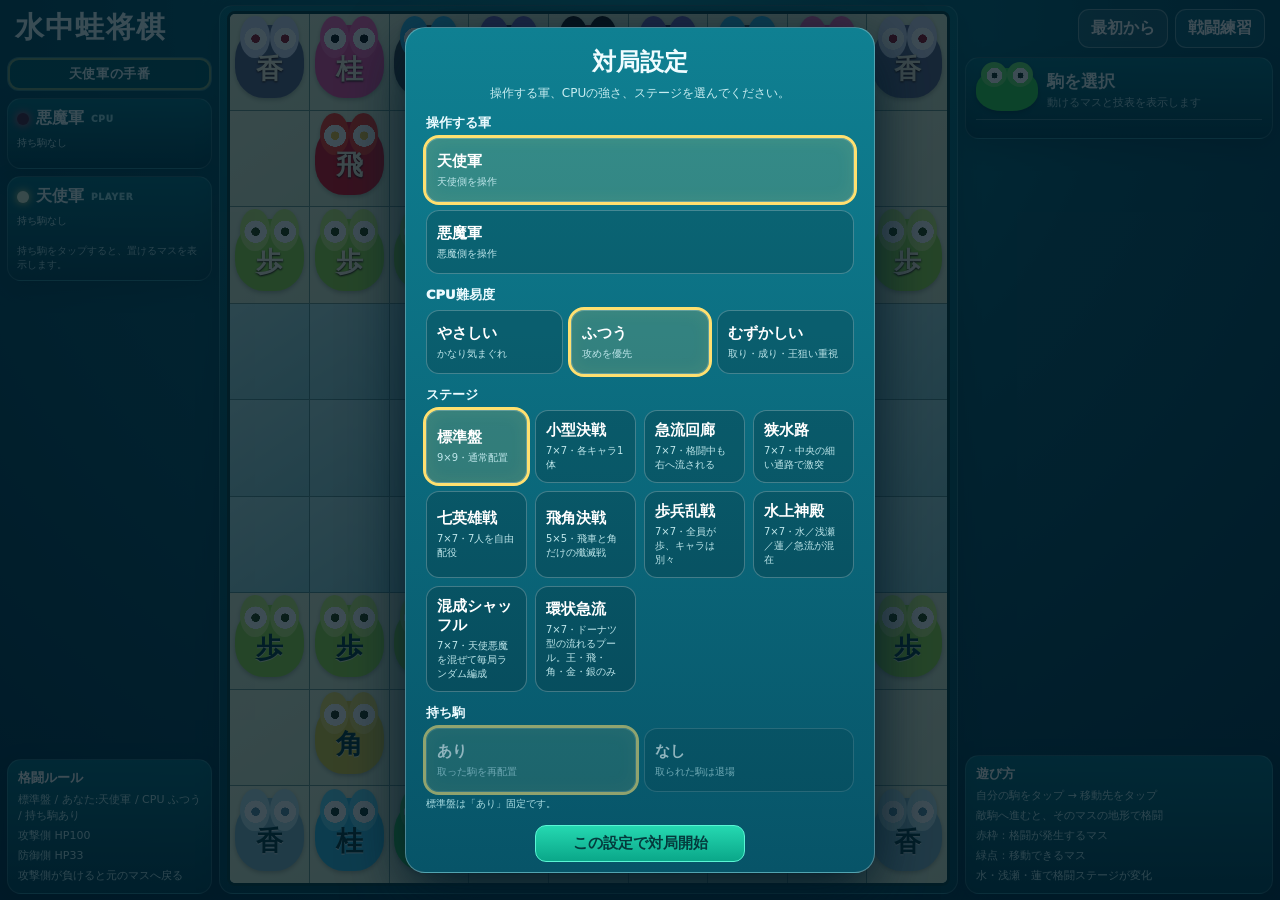
<file: index.html>
<!doctype html>
<html lang="ja">
<head>
  <meta charset="utf-8" />
  <meta name="viewport" content="width=device-width,initial-scale=1,maximum-scale=1,user-scalable=no,viewport-fit=cover" />
  <meta name="theme-color" content="#087d91" />
  <title>水中蛙将棋 Prototype v2.3.4</title>
  <link rel="stylesheet" href="shogi-style.css?v=275" />
</head>
<body>
  <div id="shogiPortraitOverlay" class="shogi-portrait-overlay" aria-live="polite">
    <div class="rotate-frog">🐸</div>
    <strong>スマホを横向きにしてください</strong>
    <span>水中蛙将棋は横画面専用です</span>
  </div>

  <main class="shogi-app">
    <header class="topbar">
      <div class="title-block">
        <h1>水中蛙将棋</h1>
        
      </div>
      <div class="top-actions">
        <button id="resetBtn" class="soft-btn">最初から</button>
        <button id="practiceSelectBtn" class="soft-btn practice-link" type="button">戦闘練習</button>
      </div>
    </header>

    <section class="game-layout">
      <aside class="side-stack left-stack">
        <div id="turnBanner" class="turn-banner">天使軍の手番</div>
        <section class="info-panel devil-panel compact-panel">
          <div class="side-title"><span class="side-dot devil"></span>悪魔軍 <small>CPU</small></div>
          <div id="devilHand" class="hand-list"></div>
        </section>
        <section class="info-panel angel-panel compact-panel">
          <div class="side-title"><span class="side-dot angel"></span>天使軍 <small>PLAYER</small></div>
          <div id="angelHand" class="hand-list"></div>
          <div class="hand-help">持ち駒をタップすると、置けるマスを表示します。</div>
        </section>
        <section class="mini-rule-panel">
          <strong>格闘ルール</strong>
          <span id="modeSummary">標準盤 / CPUふつう</span>
          <span>攻撃側 HP100</span>
          <span>防御側 HP33</span>
          <span>攻撃側が負けると元のマスへ戻る</span>
        </section>
      </aside>

      <section class="board-wrap">
        <div id="battleNotice" class="battle-notice" hidden></div>
        <div id="board" class="board" aria-label="水中蛙将棋盤"></div>
        <div id="boardResultEffect" class="board-result-effect" hidden>
          <div class="result-burst"></div>
          <div id="boardResultKicker" class="board-result-kicker">格闘結果</div>
          <div id="boardResultMain" class="board-result-main">勝利！</div>
          <div id="boardResultSub" class="board-result-sub"></div>
        </div>
      </section>

      <aside class="side-stack right-stack">
        <section id="pieceInfo" class="piece-info">
          <div class="piece-info-head">
            <div id="piecePortrait" class="frog-token preview"></div>
            <div>
              <div id="pieceName" class="piece-name">駒を選択</div>
              <div id="pieceRole" class="piece-role">動けるマスと技表を表示します</div>
            </div>
          </div>
          <div id="skillList" class="skill-list"></div>
        </section>
        <section class="status-panel">
          <strong>遊び方</strong>
          <span>自分の駒をタップ → 移動先をタップ</span>
          <span>敵駒へ進むと、そのマスの地形で格闘</span>
          <span>赤枠：格闘が発生するマス</span>
          <span>緑点：移動できるマス</span><span>水・浅瀬・蓮で格闘ステージが変化</span>
        </section>
      </aside>
    </section>

    <div id="battleLoading" class="battle-loading" hidden>
      <div class="battle-loading-card">
        <div class="battle-loading-title" id="loadingTerrain">地形格闘</div>
        <div class="versus-line"><span>攻撃側</span><strong id="loadingAttacker">---</strong></div>
        <div class="versus-vs">VS</div>
        <div class="versus-line defender"><span>防御側</span><strong id="loadingDefender">---</strong></div>
        <div class="loading-dots"><i></i><i></i><i></i></div>
        <div class="loading-text">格闘ステージを読み込み中…</div>
      </div>
    </div>


    <div id="startModal" class="modal start-modal" hidden>
      <div class="modal-card start-card">
        <h2>対局設定</h2>
        <p>操作する軍、CPUの強さ、ステージを選んでください。</p>
        <div class="setup-block">
          <div class="setup-label">操作する軍</div>
          <div class="choice-grid side-grid">
            <button class="choice-btn selected" data-player-team="angel"><strong>天使軍</strong><small>天使側を操作</small></button>
            <button class="choice-btn" data-player-team="devil"><strong>悪魔軍</strong><small>悪魔側を操作</small></button>
          </div>
        </div>
        <div class="setup-block">
          <div class="setup-label">CPU難易度</div>
          <div class="choice-grid difficulty-grid">
            <button class="choice-btn" data-difficulty="easy"><strong>やさしい</strong><small>かなり気まぐれ</small></button>
            <button class="choice-btn selected" data-difficulty="normal"><strong>ふつう</strong><small>攻めを優先</small></button>
            <button class="choice-btn" data-difficulty="hard"><strong>むずかしい</strong><small>取り・成り・王狙い重視</small></button>
          </div>
        </div>
        <div class="setup-block">
          <div class="setup-label">ステージ</div>
          <div class="choice-grid stage-grid">
            <button class="choice-btn selected" data-stage="standard"><strong>標準盤</strong><small>9×9・通常配置</small></button>
            <button class="choice-btn" data-stage="compact"><strong>小型決戦</strong><small>7×7・各キャラ1体</small></button>
            <button class="choice-btn" data-stage="current"><strong>急流回廊</strong><small>7×7・格闘中も右へ流される</small></button>
            <button class="choice-btn" data-stage="channel"><strong>狭水路</strong><small>7×7・中央の細い通路で激突</small></button>
            <button class="choice-btn" data-stage="heroes"><strong>七英雄戦</strong><small>7×7・7人を自由配役</small></button>
            <button class="choice-btn" data-stage="rookbishop"><strong>飛角決戦</strong><small>5×5・飛車と角だけの殲滅戦</small></button>
            <button class="choice-btn" data-stage="pawnwar"><strong>歩兵乱戦</strong><small>7×7・全員が歩、キャラは別々</small></button>
            <button class="choice-btn" data-stage="temple"><strong>水上神殿</strong><small>7×7・水／浅瀬／蓮／急流が混在</small></button>
            <button class="choice-btn" data-stage="shuffle"><strong>混成シャッフル</strong><small>7×7・天使悪魔を混ぜて毎局ランダム編成</small></button>
            <button class="choice-btn" data-stage="poolring"><strong>環状急流</strong><small>7×7・ドーナツ型の流れるプール。王・飛・角・金・銀のみ</small></button>
          </div>
        </div>
        <div class="setup-block">
          <div class="setup-label">持ち駒</div>
          <div class="choice-grid hands-grid"><button class="choice-btn selected" data-hands="on"><strong>あり</strong><small>取った駒を再配置</small></button><button class="choice-btn" data-hands="off"><strong>なし</strong><small>取られた駒は退場</small></button></div>
          <small id="handsNote" class="setup-note">標準盤は「あり」固定です。</small>
        </div>

        <div id="formationBlock" class="setup-block formation-block" hidden>
          <div class="setup-label">出陣編成</div>
          <div id="formationHelp" class="formation-help"></div>
          <div id="formationGrid" class="formation-grid"></div>
        </div>
        <div class="modal-actions">
          <button id="startGameBtn" class="primary-btn start-game-btn">この設定で対局開始</button>
        </div>
      </div>
    </div>


    <div id="practiceSelectModal" class="modal practice-select-modal" hidden>
      <div class="modal-card practice-select-card">
        <h2>戦闘練習</h2>
        <p>確認したいキャラと戦場を選んで、そのまま練習できます。</p>
        <div class="practice-select-layout">
          <div class="setup-block">
            <div class="setup-label">キャラ</div>
            <select id="practiceFighterSelect" class="practice-select-control">
              <optgroup label="天使側">
                <option value="seraphiel">セラフィエルさん</option><option value="jihal">ジィハルさん</option><option value="yellow">ラファエルさん</option><option value="orange">ウリエルさん</option><option value="green" selected>ミカエルさん</option><option value="blue">ガブリエルさん</option><option value="remiel">レミエルさん</option><option value="kawazu">カワズさん</option>
              </optgroup>
              <optgroup label="悪魔側">
                <option value="satanael">サタナエルさん</option><option value="flauros">フラウロスさん</option><option value="beelzebub">ベルゼブブさん</option><option value="samael">サマエルさん</option><option value="black">ルシファーさん</option><option value="purple">リリスさん</option><option value="sariel">サリエルさん</option><option value="kokabiel">コカビエルさん</option><option value="kokabiel_awakened">覚醒コカビエルさん</option>
              </optgroup>
              <optgroup label="共通"><option value="mob">モブさん</option></optgroup>
            </select>
          </div>
          <div class="setup-block">
            <div class="setup-label">戦場</div>
            <div id="practiceTerrainGrid" class="choice-grid practice-terrain-grid">
              <button class="choice-btn selected" type="button" data-practice-page="water-fighter.html" data-practice-hazard=""><strong>水中</strong><small>通常の水中格闘</small></button>
              <button class="choice-btn" type="button" data-practice-page="shallow-fighter.html" data-practice-hazard=""><strong>浅瀬</strong><small>少しだけ水のある地上戦</small></button>
              <button class="choice-btn" type="button" data-practice-page="lotus-fighter.html" data-practice-hazard=""><strong>蓮の葉</strong><small>横長・ジャンプ主体</small></button>
              <button class="choice-btn" type="button" data-practice-page="water-fighter.html" data-practice-hazard="current"><strong>急流水中</strong><small>常に右へ流される</small></button>
              <button class="choice-btn" type="button" data-practice-page="shallow-fighter.html" data-practice-hazard="shallow-current"><strong>急流浅瀬</strong><small>水にいる時だけ流される</small></button>
              <button class="choice-btn" type="button" data-practice-page="lotus-fighter.html" data-practice-hazard="lotus-current"><strong>流れる蓮</strong><small>蓮の葉ごと右へ流れる</small></button>
            </div>
          </div>
        </div>
        <div class="modal-actions">
          <button id="practiceSelectCancel" class="soft-btn" type="button">戻る</button>
          <button id="practiceStartBtn" class="primary-btn" type="button">この条件で練習</button>
        </div>
      </div>
    </div>

    <div id="promotionModal" class="modal" hidden>
      <div class="modal-card">
        <h2>成りますか？</h2>
        <p id="promotionText"></p>
        <div class="modal-actions promotion-actions">
          <button id="promoteStandard" class="primary-btn">このまま成る</button>
          <button id="promoteSpecial" class="primary-btn special-promote">カワズさんで成る</button>
          <button id="promoteNo" class="soft-btn">成らない</button>
        </div>
      </div>
    </div>

    <div id="gameOverModal" class="modal" hidden>
      <div class="modal-card">
        <h2 id="gameOverTitle">勝負あり！</h2>
        <p id="gameOverText"></p>
        <div class="modal-actions">
          <button id="gameOverReset" class="primary-btn">もう一局</button>
        </div>
      </div>
    </div>
  </main>
  <script src="shogi-game.js?v=279"></script>
  <script>
  (()=>{
    const openBtn=document.getElementById('practiceSelectBtn');
    const modal=document.getElementById('practiceSelectModal');
    const cancel=document.getElementById('practiceSelectCancel');
    const start=document.getElementById('practiceStartBtn');
    const fighter=document.getElementById('practiceFighterSelect');
    const terrainButtons=[...document.querySelectorAll('#practiceTerrainGrid [data-practice-page]')];
    let chosen=terrainButtons[0];
    const close=()=>{modal.hidden=true};
    openBtn?.addEventListener('click',()=>{modal.hidden=false});
    cancel?.addEventListener('click',close);
    modal?.addEventListener('click',e=>{if(e.target===modal)close()});
    terrainButtons.forEach(btn=>btn.addEventListener('click',()=>{terrainButtons.forEach(b=>b.classList.remove('selected'));btn.classList.add('selected');chosen=btn;}));
    start?.addEventListener('click',()=>{
      const page=chosen?.dataset.practicePage||'water-fighter.html';
      const hazard=chosen?.dataset.practiceHazard||'';
      const q=new URLSearchParams({mixpractice:'1',fighter:fighter.value});
      if(hazard)q.set('hazard',hazard);
      location.href=page+'?'+q.toString();
    });
  })();
  </script>
</body>
</html>
</file>
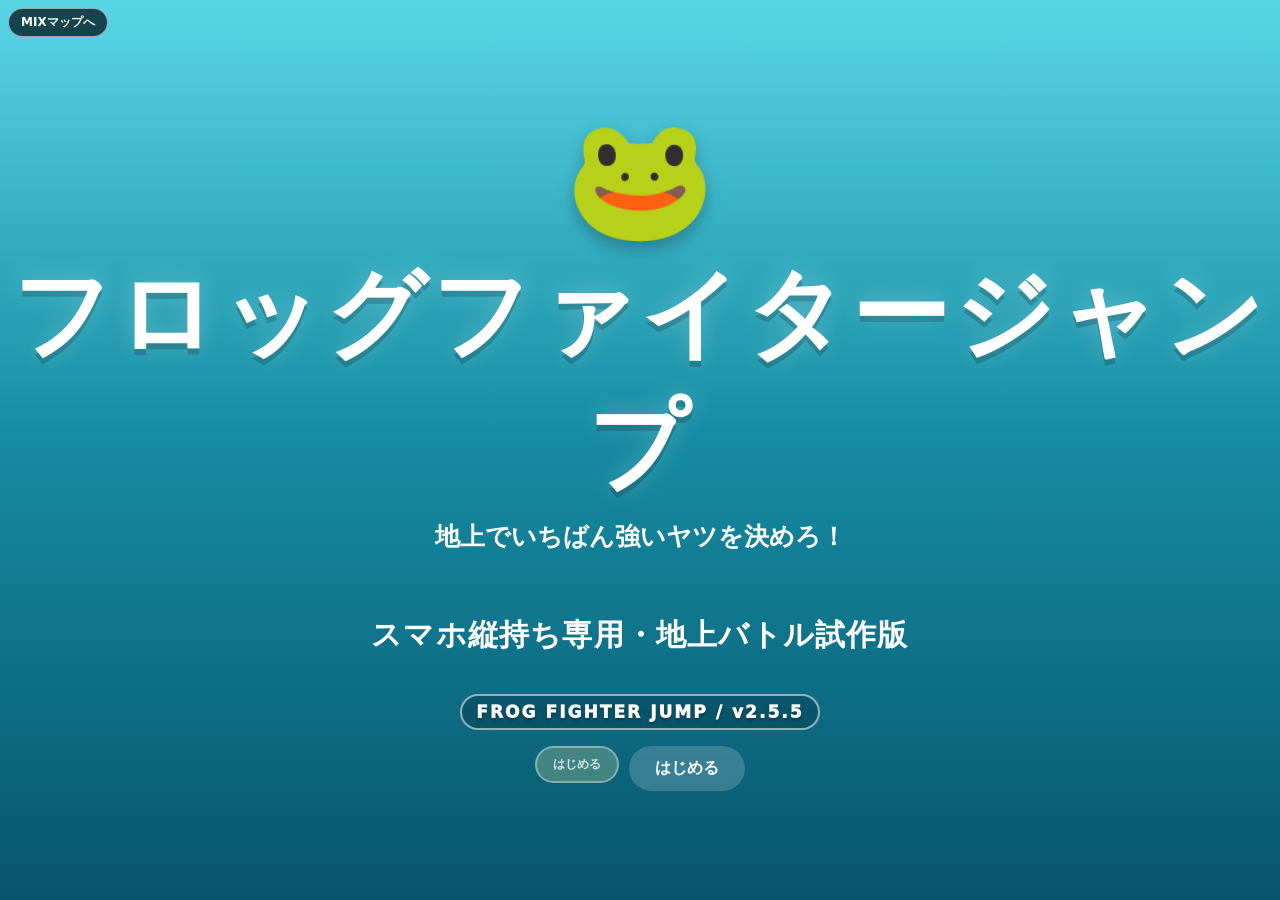
<file: lotus-fighter.html>
<!doctype html>
<html lang="ja">
<head>
  <meta charset="utf-8" />
  <meta name="viewport" content="width=device-width,initial-scale=1,maximum-scale=1,user-scalable=no,viewport-fit=cover" />
  <meta name="theme-color" content="#0b6f7a" />
  <title>フロッグファイタージャンプ</title>
  <link rel="stylesheet" href="lotus-style.css" />
</head>
<body>
  <div id="app">
    <section id="titleScreen" class="screen active">
      <div class="bubble b1"></div><div class="bubble b2"></div><div class="bubble b3"></div>
      <div class="title-frog" aria-hidden="true">🐸</div>
      <h1>フロッグファイタージャンプ</h1>
      <p class="subtitle">地上でいちばん強いヤツを決めろ！</p>
      <p class="rotate-note">スマホ縦持ち専用・地上バトル試作版</p>
      <div class="start-version">FROG FIGHTER JUMP / v2.5.5</div>
      <div class="title-start-actions">
        <button id="portraitStart" class="soft-btn portrait-start-btn">はじめる</button>
        <button id="desktopStart" class="soft-btn" hidden>はじめる</button>
      </div>
      <p class="portrait-start-note">着地すると自動で高くジャンプします</p>
    </section>

    <section id="selectScreen" class="screen">
      <h2>ファイターをえらぶ</h2>
      <div class="version-badge">FROG FIGHTER JUMP / v2.5.5</div>
      <div class="fighter-grid">
        <button class="fighter-card selected" data-fighter="green">
          <span class="fighter-emoji" style="--frog-body:#35d851;--frog-eye-bump:#69e86e;--frog-iris:#173126;--frog-mouth:#146030;--frog-cheek:#d7b774;position:absolute;left:18px;top:50%;transform:translateY(-50%);--frog-eye-area:#ffffff;">🐸</span>
          <strong>ミカエルさん</strong>
        
          <span class="special-hint move-names">バーニングアッパー / バーニングキック / バーニングサイクロン</span>
        </button>
        <button class="fighter-card" data-fighter="blue">
          <span class="fighter-emoji blue-frog" style="--frog-body:#35bde6;--frog-eye-bump:#63d9f5;--frog-iris:#15362f;--frog-mouth:#0d6547;--frog-cheek:#89c6b4;position:absolute;left:18px;top:50%;transform:translateY(-50%);--frog-eye-area:#ffffff;">🐸</span>
          <strong>ガブリエルさん</strong>
        
          <span class="special-hint move-names">アクアトルネード / アクアストリーム / アクアボルテックス</span>
        </button>
        <button class="fighter-card" data-fighter="black">
          <span class="fighter-emoji black-frog" style="--frog-body:#3b3e47;--frog-eye-bump:#50545f;--frog-iris:#101010;--frog-mouth:#183024;--frog-cheek:#a75e70;position:absolute;left:18px;top:50%;transform:translateY(-50%);--frog-eye-area:#ffffff;">🐸</span>
          <strong>ルシファーさん</strong>
        
          <span class="special-hint move-names">ヘルクラッシュ / アビスチャージ / アイスショット / アイスウォール</span>
        </button>
        <button class="fighter-card" data-fighter="purple">
          <span class="fighter-emoji purple-frog" style="--frog-body:#9850c8;--frog-eye-bump:#ad65dc;--frog-iris:#14312b;--frog-mouth:#275a37;--frog-cheek:#db64ad;position:absolute;left:18px;top:50%;transform:translateY(-50%);--frog-eye-area:#ffffff;">🐸</span>
          <strong>リリスさん</strong>
        
          <span class="special-hint move-names">舌ラッシュ / バブルショット / バックスピンキック / ドロップキック</span>
        </button>
        <button class="fighter-card" data-fighter="yellow">
          <span class="fighter-emoji yellow-frog" style="--frog-body:#e3cf42;--frog-eye-bump:#f2df66;--frog-iris:#26351c;--frog-mouth:#557528;--frog-cheek:#e9a761;position:absolute;left:18px;top:50%;transform:translateY(-50%);--frog-eye-area:#ffffff;">🐸</span>
          <strong>ラファエルさん</strong>
        
          <span class="special-hint move-names">エアカッター / カープエアカッター / ウィンドライズ / 高速バブル移動</span>
        </button>
        <button class="fighter-card" data-fighter="orange">
          <span class="fighter-emoji orange-frog" style="--frog-body:#ef8c36;--frog-eye-bump:#f6a24e;--frog-iris:#26321d;--frog-mouth:#6b4f1c;--frog-cheek:#f1bc65;position:absolute;left:18px;top:50%;transform:translateY(-50%);--frog-eye-area:#ffffff;">🐸</span>
          <strong>ウリエルさん</strong>
        
          <span class="special-hint move-names">ホワイトカウンター / ガーディアンタックル / ホワイトリーチ</span>
        </button>
        <button class="fighter-card" data-fighter="piranha">
          <span class="fighter-emoji creature-emoji azazel-card-icon" aria-hidden="true">
<svg viewBox="0 0 100 82" role="img" aria-label="アザゼルさんの顔">
  <!-- 正面のオニヤンマ風の顔。大きな複眼だけでなく、頭部と黄色い模様をしっかり見せる -->
  <path d="M22 17 Q50 3 78 17 L86 45 Q82 70 50 76 Q18 70 14 45 Z"
        fill="#1b1b1b" stroke="#101010" stroke-width="3"/>
  <!-- 額の黄色 -->
  <path d="M39 11 Q50 7 61 11 L66 20 Q50 17 34 20 Z" fill="#f2d928"/>
  <!-- 緑の複眼 -->
  <ellipse cx="31" cy="34" rx="22" ry="25" fill="#20bfa8" stroke="#111" stroke-width="4"/>
  <ellipse cx="69" cy="34" rx="22" ry="25" fill="#20bfa8" stroke="#111" stroke-width="4"/>
  <ellipse cx="26" cy="27" rx="6" ry="10" fill="rgba(255,255,255,.38)"/>
  <ellipse cx="64" cy="27" rx="6" ry="10" fill="rgba(255,255,255,.38)"/>
  <!-- 目の間の黒い鼻筋 -->
  <path d="M46 19 Q50 25 54 19 L57 47 Q50 53 43 47 Z" fill="#151515"/>
  <!-- オニヤンマらしい黄色い口元 -->
  <path d="M28 52 Q50 46 72 52 L68 62 Q50 66 32 62 Z" fill="#f2d928" stroke="#111" stroke-width="2"/>
  <path d="M35 64 Q50 70 65 64" stroke="#f2d928" stroke-width="5" fill="none" stroke-linecap="round"/>
  <path d="M40 58 Q50 62 60 58" stroke="#111" stroke-width="4" fill="none" stroke-linecap="round"/>
  <!-- 短い触角／顎のシルエット -->
  <path d="M27 63 L16 75 M73 63 L84 75" stroke="#171717" stroke-width="5" stroke-linecap="round"/>
</svg></span>
          <strong>アザゼルさん</strong>
        
          <span class="special-hint move-names">追尾連続噛みつき / 急降下アタック / 急降下テール</span>
        </button>
        <button class="fighter-card" data-fighter="crayfish">
          <span class="fighter-emoji creature-emoji belial-card-icon" aria-hidden="true">
<svg viewBox="0 0 140 110" role="img" aria-label="クモ">
  <path d="M70 0 C70 16 70 24 70 34" stroke="rgba(250,253,250,.95)" stroke-width="3" fill="none"/>
  <ellipse cx="70" cy="66" rx="29" ry="32" fill="#44354f"/>
  <ellipse cx="70" cy="43" rx="21" ry="18" fill="#5a4568"/>
  <g stroke="#33263c" stroke-width="7" fill="none" stroke-linecap="round">
    <path d="M53 48 L26 31 L8 24"/><path d="M49 57 L23 49 L4 48"/>
    <path d="M49 68 L23 76 L6 88"/><path d="M54 79 L31 94 L20 106"/>
    <path d="M87 48 L114 31 L132 24"/><path d="M91 57 L117 49 L136 48"/>
    <path d="M91 68 L117 76 L134 88"/><path d="M86 79 L109 94 L120 106"/>
  </g>
  <g fill="#e9efe9">
    <circle cx="61" cy="40" r="3.5"/><circle cx="69" cy="37" r="3.5"/><circle cx="78" cy="40" r="3.5"/>
    <circle cx="64" cy="47" r="3"/><circle cx="75" cy="47" r="3"/>
  </g>
</svg></span>
          <strong>ベリアルさん</strong>
        
          <span class="special-hint move-names">毒液 / 多脚ラッシュ / ウェブトラップ / セイリング・ウェブ</span>
        </button>
        <button id="beelzebubCard" class="fighter-card boss-card" data-fighter="beelzebub" hidden>
          <span class="fighter-emoji boss-frog" style="--frog-body:#111714;--frog-eye-bump:#6eff20;--frog-iris:#b5ff48;--frog-mouth:#70d52b;--frog-cheek:#547232;position:absolute;left:18px;top:50%;transform:translateY(-50%);--frog-eye-area:#ffffff;">🐸</span>
          <strong>ベルゼブブさん</strong>
          <span class="special-hint move-names">ヴェノム・ウォーター / アビスショック / ベノムショット</span>
        </button>

      </div>

      <div class="battle-mode-panel">
        <div class="opponent-pick">
          <label for="opponentSelect">フリー対戦：対戦相手</label>
          <select id="opponentSelect">
            <option value="blue">ガブリエルさん</option>
            <option value="green">ミカエルさん</option>
            <option value="black">ルシファーさん</option>
            <option value="purple">リリスさん</option>
            <option value="yellow">ラファエルさん</option>
            <option value="orange">ウリエルさん</option>
            <option value="piranha">アザゼルさん</option>
            <option value="crayfish">ベリアルさん</option>
            <option id="beelzebubOpponent" value="beelzebub" hidden>ベルゼブブさん</option>
          </select>
        </div>
        <div class="story-rule">
          ストーリー：自分以外の全員＋最後にボス／3敗までOK
        </div>
      </div>

      <div class="difficulty-panel">
        <span class="difficulty-label">難易度</span>
        <div class="difficulty-buttons">
          <button type="button" class="difficulty-btn" data-difficulty="easy">イージー</button>
          <button type="button" class="difficulty-btn selected" data-difficulty="normal">ノーマル</button>
          <button type="button" class="difficulty-btn" data-difficulty="hard">ハード</button>
        </div>
      </div>

      <div class="sound-panel">
        <span>効果音</span>
        <button id="soundToggle" type="button" class="sound-toggle">SE ON</button>
      </div>

      <div class="mode-menu">
        <button id="fightButton" class="primary-btn">フリー対戦</button>
        <button id="storyButton" class="primary-btn story-btn">ストーリー</button>
        <div class="practice-entry-wrap">
          <button id="practiceBtn" class="practice-btn">操作練習</button>
          <span class="practice-beginner-badge">← 初めての方はココ</span>
        </div>
      </div>

      <p class="auto-attack-note">自動補正：相手が上ならパンチが上向き / 相手が下ならキックが下向き</p>
      <div id="bossTeaser" class="boss-teaser" hidden>
        STORY BOSS：ベルゼブブさん
      </div>
    </section>

    <section id="gameScreen" class="screen game-screen">
      <canvas id="gameCanvas"></canvas>
      <div class="battle-version">v2.5</div>
      <div id="storyNarrative" class="story-narrative" hidden>
        <div class="story-narrative-box">
          <div id="storyNarrativeText" class="story-narrative-text"></div>
          <button id="storyNarrativeNext" class="primary-btn">次へ</button>
        </div>
      </div>
      <div id="practiceHelp" class="practice-help" hidden>
        <div class="practice-help-common">
          舌ボタンで掴み中に、もう一度舌ボタンで舌投げ
          <div class="practice-help-note">※相手も舌を絡めてきたら投げられない</div>
        </div>
        <div id="practiceSpecialTitle" class="practice-help-title"></div>
        <div id="practiceSpecialMoves" class="practice-help-moves"></div>
      </div>

      <div id="leafMiniHud" class="leaf-mini-hud" hidden>
        <strong>LEAF BREAK</strong>
        <span>残り <b id="leafMiniTime">60.0</b> 秒</span>
        <span>スコア <b id="leafMiniScore">0</b></span>
      </div>
      <div id="guardMiniHud" class="leaf-mini-hud" hidden>
        <strong>JUST GUARD</strong>
        <span>残り <b id="guardMiniTime">60.0</b> 秒</span>
        <span>成功 <b id="guardMiniScore">0</b></span>
        <span>ミス <b id="guardMiniMiss">0</b></span>
      </div>
      <div id="raceMiniHud" class="leaf-mini-hud" hidden>
        <strong>WATER RACE</strong>
        <span>TIME <b id="raceMiniTime">0.00</b></span>
        <span>BEST <b id="raceMiniBest">--</b></span>
      </div>
      <div id="basketMiniHud" class="leaf-mini-hud" hidden>
        <strong>WATER BASKET 1on1</strong>
        <span>YOU <b id="basketPlayerScore">0</b></span>
        <span>CPU <b id="basketEnemyScore">0</b></span>
        <span>残り <b id="basketTime">60.0</b></span>
      </div>
      <div id="hud">
        <div class="hp-wrap left">
          <span>PLAYER</span>
          <div class="hp"><i id="playerHp"></i></div>
        </div>
        <div id="comboText"></div>
        <div id="storyHud" class="story-hud" hidden></div>
        <div class="hp-wrap right">
          <span>RIVAL</span>
          <div class="hp"><i id="enemyHp"></i></div>
        </div>
      </div>

      <div id="controls">
        <div id="stickZone" class="stick-zone">
          <div id="stickBase" class="stick-base">
            <div id="stickKnob" class="stick-knob"></div>
          </div>
        </div>
        <div class="buttons">
          <button class="action punch" data-action="punch">パンチ</button>
          <button class="action kick" data-action="kick">キック</button>
          <button class="action tongue" data-action="tongue">舌</button>
          <button class="action guard" data-action="guard">ガード</button>
        </div>
      </div>

      <button id="practiceExitButton" class="practice-exit-btn" hidden>練習終了</button>
      <button id="restartButton" class="restart-btn" hidden>もう一度</button>
      <button id="titleReturnButton" class="restart-btn title-return-btn" hidden>選択画面に戻る</button>
    </section>

  </div>
  <script src="lotus-game.js?v=275"></script>
<a id="mixMapReturn" href="index.html" aria-label="MIXマップへ戻る">MIXマップへ</a>
</body>
</html>
</file>
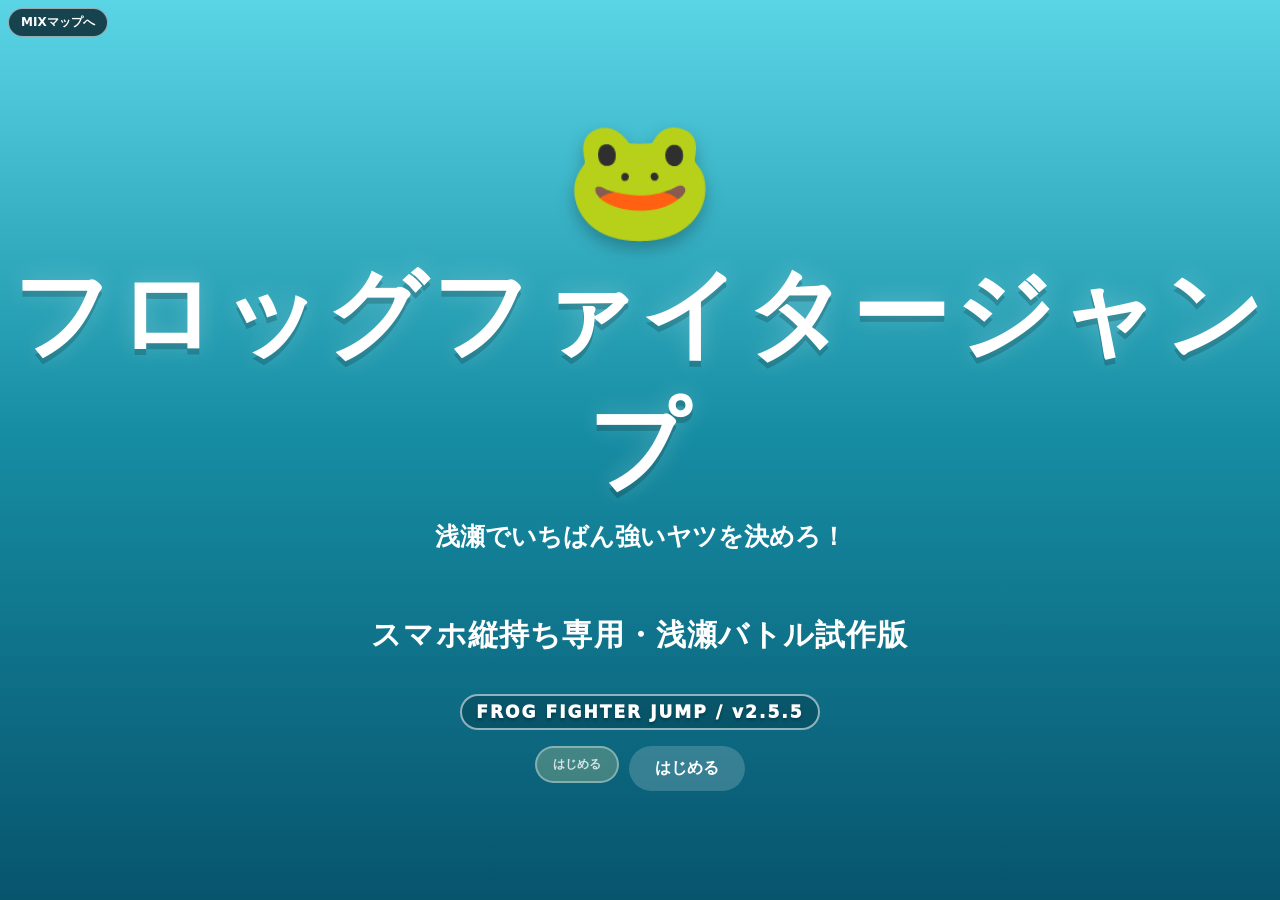
<file: shallow-fighter.html>
<!doctype html>
<html lang="ja">
<head>
  <meta charset="utf-8" />
  <meta name="viewport" content="width=device-width,initial-scale=1,maximum-scale=1,user-scalable=no,viewport-fit=cover" />
  <meta name="theme-color" content="#0b6f7a" />
  <title>フロッグファイタージャンプ</title>
  <link rel="stylesheet" href="shallow-style.css" />
</head>
<body>
  <div id="app">
    <section id="titleScreen" class="screen active">
      <div class="bubble b1"></div><div class="bubble b2"></div><div class="bubble b3"></div>
      <div class="title-frog" aria-hidden="true">🐸</div>
      <h1>フロッグファイタージャンプ</h1>
      <p class="subtitle">浅瀬でいちばん強いヤツを決めろ！</p>
      <p class="rotate-note">スマホ縦持ち専用・浅瀬バトル試作版</p>
      <div class="start-version">FROG FIGHTER JUMP / v2.5.5</div>
      <div class="title-start-actions">
        <button id="portraitStart" class="soft-btn portrait-start-btn">はじめる</button>
        <button id="desktopStart" class="soft-btn" hidden>はじめる</button>
      </div>
      <p class="portrait-start-note">着地すると自動で高くジャンプします</p>
    </section>

    <section id="selectScreen" class="screen">
      <h2>ファイターをえらぶ</h2>
      <div class="version-badge">FROG FIGHTER JUMP / v2.5.5</div>
      <div class="fighter-grid">
        <button class="fighter-card selected" data-fighter="green">
          <span class="fighter-emoji" style="--frog-body:#35d851;--frog-eye-bump:#69e86e;--frog-iris:#173126;--frog-mouth:#146030;--frog-cheek:#d7b774;position:absolute;left:18px;top:50%;transform:translateY(-50%);--frog-eye-area:#ffffff;">🐸</span>
          <strong>ミカエルさん</strong>
        
          <span class="special-hint move-names">バーニングアッパー / バーニングキック / バーニングサイクロン</span>
        </button>
        <button class="fighter-card" data-fighter="blue">
          <span class="fighter-emoji blue-frog" style="--frog-body:#35bde6;--frog-eye-bump:#63d9f5;--frog-iris:#15362f;--frog-mouth:#0d6547;--frog-cheek:#89c6b4;position:absolute;left:18px;top:50%;transform:translateY(-50%);--frog-eye-area:#ffffff;">🐸</span>
          <strong>ガブリエルさん</strong>
        
          <span class="special-hint move-names">アクアトルネード / アクアストリーム / アクアボルテックス</span>
        </button>
        <button class="fighter-card" data-fighter="black">
          <span class="fighter-emoji black-frog" style="--frog-body:#3b3e47;--frog-eye-bump:#50545f;--frog-iris:#101010;--frog-mouth:#183024;--frog-cheek:#a75e70;position:absolute;left:18px;top:50%;transform:translateY(-50%);--frog-eye-area:#ffffff;">🐸</span>
          <strong>ルシファーさん</strong>
        
          <span class="special-hint move-names">ヘルクラッシュ / アビスチャージ / アイスショット / アイスウォール</span>
        </button>
        <button class="fighter-card" data-fighter="purple">
          <span class="fighter-emoji purple-frog" style="--frog-body:#9850c8;--frog-eye-bump:#ad65dc;--frog-iris:#14312b;--frog-mouth:#275a37;--frog-cheek:#db64ad;position:absolute;left:18px;top:50%;transform:translateY(-50%);--frog-eye-area:#ffffff;">🐸</span>
          <strong>リリスさん</strong>
        
          <span class="special-hint move-names">舌ラッシュ / バブルショット / バックスピンキック / ドロップキック</span>
        </button>
        <button class="fighter-card" data-fighter="yellow">
          <span class="fighter-emoji yellow-frog" style="--frog-body:#e3cf42;--frog-eye-bump:#f2df66;--frog-iris:#26351c;--frog-mouth:#557528;--frog-cheek:#e9a761;position:absolute;left:18px;top:50%;transform:translateY(-50%);--frog-eye-area:#ffffff;">🐸</span>
          <strong>ラファエルさん</strong>
        
          <span class="special-hint move-names">エアカッター / カープエアカッター / ウィンドライズ / 高速バブル移動</span>
        </button>
        <button class="fighter-card" data-fighter="orange">
          <span class="fighter-emoji orange-frog" style="--frog-body:#ef8c36;--frog-eye-bump:#f6a24e;--frog-iris:#26321d;--frog-mouth:#6b4f1c;--frog-cheek:#f1bc65;position:absolute;left:18px;top:50%;transform:translateY(-50%);--frog-eye-area:#ffffff;">🐸</span>
          <strong>ウリエルさん</strong>
        
          <span class="special-hint move-names">ホワイトカウンター / ガーディアンタックル / ホワイトリーチ</span>
        </button>
        <button class="fighter-card" data-fighter="piranha">
          <span class="fighter-emoji creature-emoji azazel-card-icon" aria-hidden="true">
<svg viewBox="0 0 100 82" role="img" aria-label="アザゼルさんの顔">
  <!-- 正面のオニヤンマ風の顔。大きな複眼だけでなく、頭部と黄色い模様をしっかり見せる -->
  <path d="M22 17 Q50 3 78 17 L86 45 Q82 70 50 76 Q18 70 14 45 Z"
        fill="#1b1b1b" stroke="#101010" stroke-width="3"/>
  <!-- 額の黄色 -->
  <path d="M39 11 Q50 7 61 11 L66 20 Q50 17 34 20 Z" fill="#f2d928"/>
  <!-- 緑の複眼 -->
  <ellipse cx="31" cy="34" rx="22" ry="25" fill="#20bfa8" stroke="#111" stroke-width="4"/>
  <ellipse cx="69" cy="34" rx="22" ry="25" fill="#20bfa8" stroke="#111" stroke-width="4"/>
  <ellipse cx="26" cy="27" rx="6" ry="10" fill="rgba(255,255,255,.38)"/>
  <ellipse cx="64" cy="27" rx="6" ry="10" fill="rgba(255,255,255,.38)"/>
  <!-- 目の間の黒い鼻筋 -->
  <path d="M46 19 Q50 25 54 19 L57 47 Q50 53 43 47 Z" fill="#151515"/>
  <!-- オニヤンマらしい黄色い口元 -->
  <path d="M28 52 Q50 46 72 52 L68 62 Q50 66 32 62 Z" fill="#f2d928" stroke="#111" stroke-width="2"/>
  <path d="M35 64 Q50 70 65 64" stroke="#f2d928" stroke-width="5" fill="none" stroke-linecap="round"/>
  <path d="M40 58 Q50 62 60 58" stroke="#111" stroke-width="4" fill="none" stroke-linecap="round"/>
  <!-- 短い触角／顎のシルエット -->
  <path d="M27 63 L16 75 M73 63 L84 75" stroke="#171717" stroke-width="5" stroke-linecap="round"/>
</svg></span>
          <strong>アザゼルさん</strong>
        
          <span class="special-hint move-names">追尾連続噛みつき / 急降下アタック / 急降下テール</span>
        </button>
        <button class="fighter-card" data-fighter="crayfish">
          <span class="fighter-emoji creature-emoji belial-card-icon" aria-hidden="true">
<svg viewBox="0 0 140 110" role="img" aria-label="クモ">
  <path d="M70 0 C70 16 70 24 70 34" stroke="rgba(250,253,250,.95)" stroke-width="3" fill="none"/>
  <ellipse cx="70" cy="66" rx="29" ry="32" fill="#44354f"/>
  <ellipse cx="70" cy="43" rx="21" ry="18" fill="#5a4568"/>
  <g stroke="#33263c" stroke-width="7" fill="none" stroke-linecap="round">
    <path d="M53 48 L26 31 L8 24"/><path d="M49 57 L23 49 L4 48"/>
    <path d="M49 68 L23 76 L6 88"/><path d="M54 79 L31 94 L20 106"/>
    <path d="M87 48 L114 31 L132 24"/><path d="M91 57 L117 49 L136 48"/>
    <path d="M91 68 L117 76 L134 88"/><path d="M86 79 L109 94 L120 106"/>
  </g>
  <g fill="#e9efe9">
    <circle cx="61" cy="40" r="3.5"/><circle cx="69" cy="37" r="3.5"/><circle cx="78" cy="40" r="3.5"/>
    <circle cx="64" cy="47" r="3"/><circle cx="75" cy="47" r="3"/>
  </g>
</svg></span>
          <strong>ベリアルさん</strong>
        
          <span class="special-hint move-names">毒液 / 多脚ラッシュ / ウェブトラップ / セイリング・ウェブ</span>
        </button>
        <button id="beelzebubCard" class="fighter-card boss-card" data-fighter="beelzebub" hidden>
          <span class="fighter-emoji boss-frog" style="--frog-body:#111714;--frog-eye-bump:#6eff20;--frog-iris:#b5ff48;--frog-mouth:#70d52b;--frog-cheek:#547232;position:absolute;left:18px;top:50%;transform:translateY(-50%);--frog-eye-area:#ffffff;">🐸</span>
          <strong>ベルゼブブさん</strong>
          <span class="special-hint move-names">ヴェノム・ウォーター / アビスショック / ベノムショット</span>
        </button>

      </div>

      <div class="battle-mode-panel">
        <div class="opponent-pick">
          <label for="opponentSelect">フリー対戦：対戦相手</label>
          <select id="opponentSelect">
            <option value="blue">ガブリエルさん</option>
            <option value="green">ミカエルさん</option>
            <option value="black">ルシファーさん</option>
            <option value="purple">リリスさん</option>
            <option value="yellow">ラファエルさん</option>
            <option value="orange">ウリエルさん</option>
            <option value="piranha">アザゼルさん</option>
            <option value="crayfish">ベリアルさん</option>
            <option id="beelzebubOpponent" value="beelzebub" hidden>ベルゼブブさん</option>
          </select>
        </div>
        <div class="story-rule">
          ストーリー：自分以外の全員＋最後にボス／3敗までOK
        </div>
      </div>

      <div class="difficulty-panel">
        <span class="difficulty-label">難易度</span>
        <div class="difficulty-buttons">
          <button type="button" class="difficulty-btn" data-difficulty="easy">イージー</button>
          <button type="button" class="difficulty-btn selected" data-difficulty="normal">ノーマル</button>
          <button type="button" class="difficulty-btn" data-difficulty="hard">ハード</button>
        </div>
      </div>

      <div class="sound-panel">
        <span>効果音</span>
        <button id="soundToggle" type="button" class="sound-toggle">SE ON</button>
      </div>

      <div class="mode-menu">
        <button id="fightButton" class="primary-btn">フリー対戦</button>
        <button id="storyButton" class="primary-btn story-btn">ストーリー</button>
        <div class="practice-entry-wrap">
          <button id="practiceBtn" class="practice-btn">操作練習</button>
          <span class="practice-beginner-badge">← 初めての方はココ</span>
        </div>
      </div>

      <p class="auto-attack-note">自動補正：相手が上ならパンチが上向き / 相手が下ならキックが下向き</p>
      <div id="bossTeaser" class="boss-teaser" hidden>
        STORY BOSS：ベルゼブブさん
      </div>
    </section>

    <section id="gameScreen" class="screen game-screen">
      <canvas id="gameCanvas"></canvas>
      <div class="battle-version">v2.5</div>
      <div id="storyNarrative" class="story-narrative" hidden>
        <div class="story-narrative-box">
          <div id="storyNarrativeText" class="story-narrative-text"></div>
          <button id="storyNarrativeNext" class="primary-btn">次へ</button>
        </div>
      </div>
      <div id="practiceHelp" class="practice-help" hidden>
        <div class="practice-help-common">
          舌ボタンで掴み中に、もう一度舌ボタンで舌投げ
          <div class="practice-help-note">※相手も舌を絡めてきたら投げられない</div>
        </div>
        <div id="practiceSpecialTitle" class="practice-help-title"></div>
        <div id="practiceSpecialMoves" class="practice-help-moves"></div>
      </div>

      <div id="leafMiniHud" class="leaf-mini-hud" hidden>
        <strong>LEAF BREAK</strong>
        <span>残り <b id="leafMiniTime">60.0</b> 秒</span>
        <span>スコア <b id="leafMiniScore">0</b></span>
      </div>
      <div id="guardMiniHud" class="leaf-mini-hud" hidden>
        <strong>JUST GUARD</strong>
        <span>残り <b id="guardMiniTime">60.0</b> 秒</span>
        <span>成功 <b id="guardMiniScore">0</b></span>
        <span>ミス <b id="guardMiniMiss">0</b></span>
      </div>
      <div id="raceMiniHud" class="leaf-mini-hud" hidden>
        <strong>WATER RACE</strong>
        <span>TIME <b id="raceMiniTime">0.00</b></span>
        <span>BEST <b id="raceMiniBest">--</b></span>
      </div>
      <div id="basketMiniHud" class="leaf-mini-hud" hidden>
        <strong>WATER BASKET 1on1</strong>
        <span>YOU <b id="basketPlayerScore">0</b></span>
        <span>CPU <b id="basketEnemyScore">0</b></span>
        <span>残り <b id="basketTime">60.0</b></span>
      </div>
      <div id="hud">
        <div class="hp-wrap left">
          <span>PLAYER</span>
          <div class="hp"><i id="playerHp"></i></div>
        </div>
        <div id="comboText"></div>
        <div id="storyHud" class="story-hud" hidden></div>
        <div class="hp-wrap right">
          <span>RIVAL</span>
          <div class="hp"><i id="enemyHp"></i></div>
        </div>
      </div>

      <div id="controls">
        <div id="stickZone" class="stick-zone">
          <div id="stickBase" class="stick-base">
            <div id="stickKnob" class="stick-knob"></div>
          </div>
        </div>
        <div class="buttons">
          <button class="action punch" data-action="punch">パンチ</button>
          <button class="action kick" data-action="kick">キック</button>
          <button class="action tongue" data-action="tongue">舌</button>
          <button class="action guard" data-action="guard">ガード</button>
        </div>
      </div>

      <button id="practiceExitButton" class="practice-exit-btn" hidden>練習終了</button>
      <button id="restartButton" class="restart-btn" hidden>もう一度</button>
      <button id="titleReturnButton" class="restart-btn title-return-btn" hidden>選択画面に戻る</button>
    </section>

  </div>
  <script src="shallow-game.js?v=275"></script>
<a id="mixMapReturn" href="index.html" aria-label="MIXマップへ戻る">MIXマップへ</a>
</body>
</html>
</file>
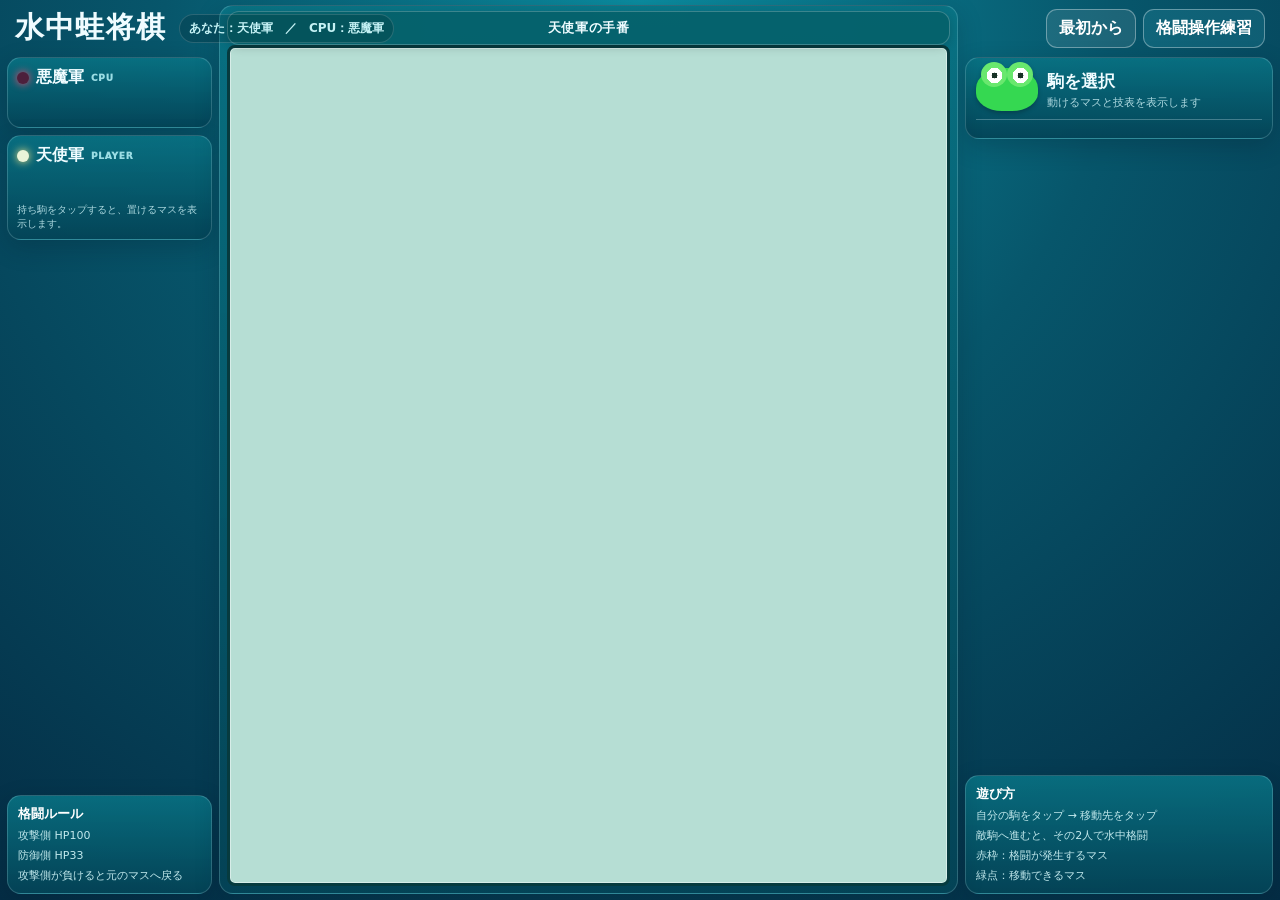
<file: shogi.html>
<!doctype html>
<html lang="ja">
<head>
  <meta charset="utf-8" />
  <meta name="viewport" content="width=device-width,initial-scale=1,maximum-scale=1,user-scalable=no,viewport-fit=cover" />
  <meta name="theme-color" content="#087d91" />
  <title>水中蛙将棋 Prototype v2.1.4</title>
  <link rel="stylesheet" href="shogi-style.css?v=0.1.4" />
</head>
<body>
  <div id="shogiPortraitOverlay" class="shogi-portrait-overlay" aria-live="polite">
    <div class="rotate-frog">🐸</div>
    <strong>スマホを横向きにしてください</strong>
    <span>水中蛙将棋は横画面専用です</span>
  </div>

  <main class="shogi-app">
    <header class="topbar">
      <div class="title-block">
        <h1>水中蛙将棋</h1>
        <span class="cpu-chip">あなた：天使軍　／　CPU：悪魔軍</span>
      </div>
      <div class="top-actions">
        <button id="resetBtn" class="soft-btn">最初から</button>
        <a class="soft-btn practice-link" href="water-fighter.html?mixpractice=1&fighter=green">格闘操作練習</a>
      </div>
    </header>

    <section class="game-layout">
      <aside class="side-stack left-stack">
        <section class="info-panel devil-panel compact-panel">
          <div class="side-title"><span class="side-dot devil"></span>悪魔軍 <small>CPU</small></div>
          <div id="devilHand" class="hand-list"></div>
        </section>
        <section class="info-panel angel-panel compact-panel">
          <div class="side-title"><span class="side-dot angel"></span>天使軍 <small>PLAYER</small></div>
          <div id="angelHand" class="hand-list"></div>
          <div class="hand-help">持ち駒をタップすると、置けるマスを表示します。</div>
        </section>
        <section class="mini-rule-panel">
          <strong>格闘ルール</strong>
          <span>攻撃側 HP100</span>
          <span>防御側 HP33</span>
          <span>攻撃側が負けると元のマスへ戻る</span>
        </section>
      </aside>

      <section class="board-wrap">
        <div id="turnBanner" class="turn-banner">天使軍の手番</div>
        <div id="battleNotice" class="battle-notice" hidden></div>
        <div id="board" class="board" aria-label="9×9の水中蛙将棋盤"></div>
        <div id="boardResultEffect" class="board-result-effect" hidden>
          <div class="result-burst"></div>
          <div id="boardResultKicker" class="board-result-kicker">格闘結果</div>
          <div id="boardResultMain" class="board-result-main">勝利！</div>
          <div id="boardResultSub" class="board-result-sub"></div>
        </div>
      </section>

      <aside class="side-stack right-stack">
        <section id="pieceInfo" class="piece-info">
          <div class="piece-info-head">
            <div id="piecePortrait" class="frog-token preview"></div>
            <div>
              <div id="pieceName" class="piece-name">駒を選択</div>
              <div id="pieceRole" class="piece-role">動けるマスと技表を表示します</div>
            </div>
          </div>
          <div id="skillList" class="skill-list"></div>
        </section>
        <section class="status-panel">
          <strong>遊び方</strong>
          <span>自分の駒をタップ → 移動先をタップ</span>
          <span>敵駒へ進むと、その2人で水中格闘</span>
          <span>赤枠：格闘が発生するマス</span>
          <span>緑点：移動できるマス</span>
        </section>
      </aside>
    </section>

    <div id="battleLoading" class="battle-loading" hidden>
      <div class="battle-loading-card">
        <div class="battle-loading-title">水中格闘</div>
        <div class="versus-line"><span>攻撃側</span><strong id="loadingAttacker">---</strong></div>
        <div class="versus-vs">VS</div>
        <div class="versus-line defender"><span>防御側</span><strong id="loadingDefender">---</strong></div>
        <div class="loading-dots"><i></i><i></i><i></i></div>
        <div class="loading-text">格闘ステージを読み込み中…</div>
      </div>
    </div>

    <div id="promotionModal" class="modal" hidden>
      <div class="modal-card">
        <h2>成りますか？</h2>
        <p id="promotionText"></p>
        <div class="modal-actions promotion-actions">
          <button id="promoteStandard" class="primary-btn">このまま成る</button>
          <button id="promoteSpecial" class="primary-btn special-promote">カワズさんで成る</button>
          <button id="promoteNo" class="soft-btn">成らない</button>
        </div>
      </div>
    </div>

    <div id="gameOverModal" class="modal" hidden>
      <div class="modal-card">
        <h2 id="gameOverTitle">勝負あり！</h2>
        <p id="gameOverText"></p>
        <div class="modal-actions">
          <button id="gameOverReset" class="primary-btn">もう一局</button>
        </div>
      </div>
    </div>
  </main>
  <script src="shogi-game.js?v=0.1.4"></script>
</body>
</html>
</file>
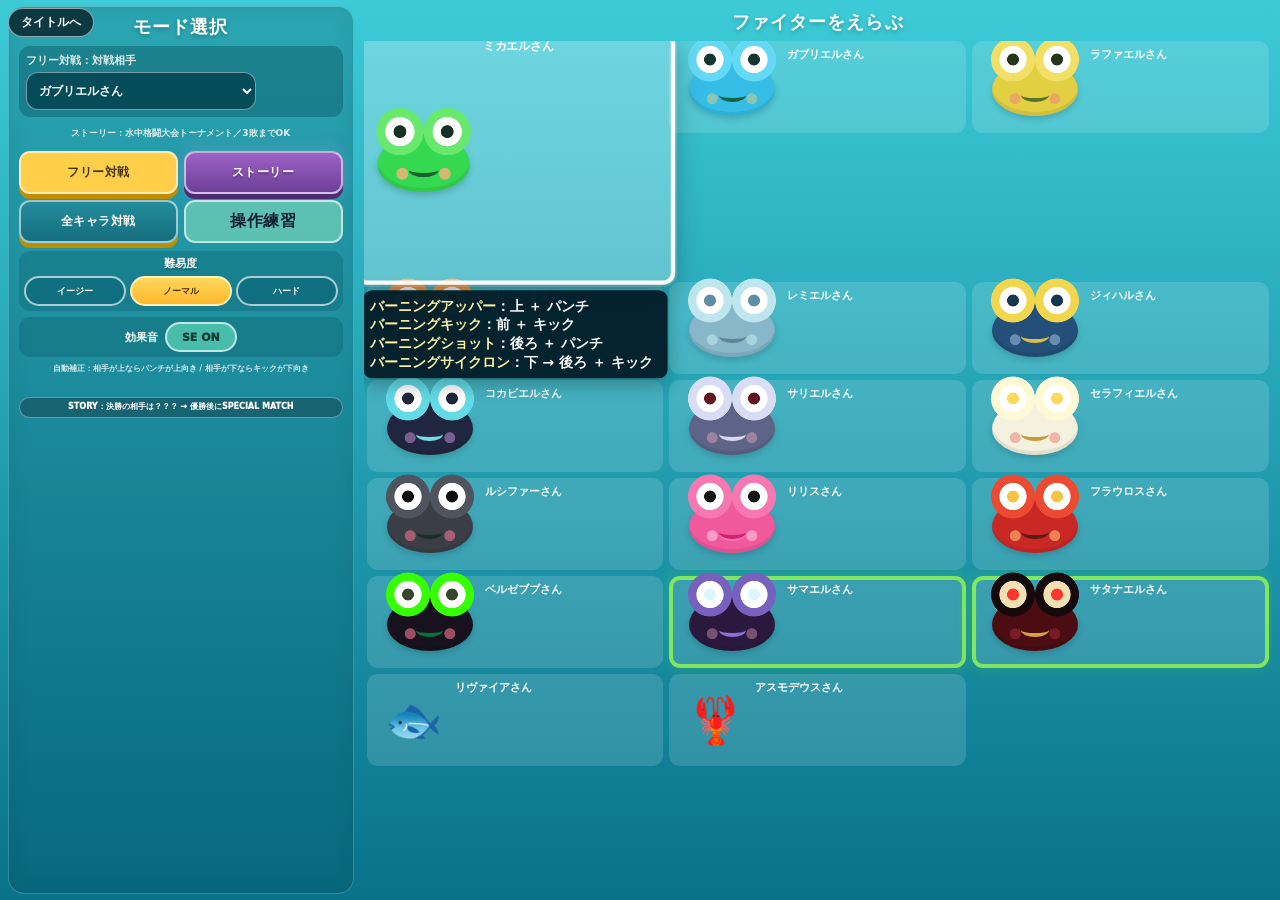
<file: water-fighter.html>
<!doctype html>
<html lang="ja">
<head>
  <meta charset="utf-8" />
  <meta name="viewport" content="width=device-width,initial-scale=1,maximum-scale=1,user-scalable=no,viewport-fit=cover" />
  <meta name="theme-color" content="#0b6f7a" />
  <title>水中格闘2 Prototype v2.0.18 / SHOGI LINK v2.1.3</title>
  <link rel="stylesheet" href="water-style.css?v=275" />
  <script>
    // 将棋の格闘・操作練習から来た時は、タイトル画面を一瞬も見せない。
    (function(){const q=new URLSearchParams(location.search);if((q.get('mix')==='1'&&q.get('battle')==='1')||q.get('mixpractice')==='1')document.documentElement.classList.add('direct-game-load');})();
  </script>
  <style>
    html.direct-game-load #titleScreen,html.direct-game-load #selectScreen{display:none!important}
    html.direct-game-load body{background:#06475d}
  </style>
</head>
<body>
  <div id="app">
    <section id="titleScreen" class="screen active">
      <div class="bubble b1"></div><div class="bubble b2"></div><div class="bubble b3"></div>
      <div class="title-logo-image-wrap">
        <div class="title-text-logo" aria-label="FROG FIGHTER Ⅱ">FROG FIGHTER Ⅱ</div>
      </div>
      <p class="frog-logo-sub">UNDERWATER FIGHTING</p>
      <p class="rotate-note">スマホを横持ちしてください</p>
      <div class="build-marker">BUILD 1.9.4</div>
      <div class="start-version">WATER FIGHTER 2　PROTOTYPE v2.0.18</div>
      <div class="title-start-actions">
        
        <a href="index.html" class="soft-btn">水中蛙将棋</a>
        <button id="desktopStart" class="soft-btn">PCで試す</button>
      </div>
      
    </section>

    <section id="selectScreen" class="screen split-select-screen">
  <aside class="select-left-panel">
    <div class="select-left-title">モード選択</div>

    <div class="opponent-pick">
      <label for="opponentSelect">フリー対戦：対戦相手</label>
      <select id="opponentSelect">
            <option value="blue">ガブリエルさん</option>
            <option value="green">ミカエルさん</option>
            <option value="black">ルシファーさん</option>
            <option value="purple">リリスさん</option>
            <option value="yellow">ラファエルさん</option>
            <option value="orange">ウリエルさん</option>
            <option value="piranha">リヴァイアさん</option>
            <option value="crayfish">アスモデウスさん</option>
            <option id="beelzebubOpponent" value="beelzebub">ベルゼブブさん</option>
            <option value="sariel">サリエルさん</option>
            <option value="kokabiel">コカビエルさん</option>
            <option value="jihal">ジィハルさん</option>
            <option value="remiel">レミエルさん</option>
            <option value="seraphiel">セラフィエルさん</option>
            <option value="flauros">フラウロスさん</option>
            <option value="satanael">サタナエルさん</option>
            <option value="samael">サマエルさん</option>
          </select>
    </div>

    <div class="story-rule">ストーリー：水中格闘大会トーナメント／3敗までOK</div>

    <div class="mode-menu">
      <button id="fightButton" class="primary-btn">フリー対戦</button>
      <button id="storyButton" class="primary-btn story-btn">ストーリー</button>
      <button id="allBattleButton" class="primary-btn all-battle-btn">全キャラ対戦</button>
      <div class="practice-entry-wrap">
        <button id="practiceBtn" class="practice-btn">操作練習</button>
        <span class="practice-beginner-badge">← 初めての方はココ</span>
      </div>
    </div>

    <div class="left-settings">
      <div class="difficulty-panel">
        <span class="difficulty-label">難易度</span>
        <div class="difficulty-buttons">
          <button type="button" class="difficulty-btn" data-difficulty="easy">イージー</button>
          <button type="button" class="difficulty-btn selected" data-difficulty="normal">ノーマル</button>
          <button type="button" class="difficulty-btn" data-difficulty="hard">ハード</button>
        </div>
      </div>

      <div class="sound-panel">
        <span>効果音</span>
        <button id="soundToggle" type="button" class="sound-toggle">SE ON</button>
      </div>
    </div>

    <p class="auto-attack-note">自動補正：相手が上ならパンチが上向き / 相手が下ならキックが下向き</p>
    <div id="bossTeaser" class="boss-teaser" hidden>STORY：決勝の相手は？？？ → 優勝後にSPECIAL MATCH</div>
  </aside>

  <main class="select-right-panel">
    <div class="roster-title">ファイターをえらぶ</div>
    <div class="fighter-scroll-area">
      <div class="fighter-grid">
        <button class="fighter-card selected" data-fighter="green">
          <span class="fighter-emoji" style="--frog-body:#35d851;--frog-eye-bump:#69e86e;--frog-iris:#173126;--frog-mouth:#146030;--frog-cheek:#d7b774;position:absolute;left:18px;top:50%;transform:translateY(-50%);--frog-eye-area:#ffffff;">🐸</span>
          <strong>ミカエルさん</strong>
        
          <span class="special-hint move-names">バーニングアッパー / バーニングキック / バーニングサイクロン</span>
        </button>
        <button class="fighter-card" data-fighter="blue">
          <span class="fighter-emoji blue-frog" style="--frog-body:#35bde6;--frog-eye-bump:#63d9f5;--frog-iris:#15362f;--frog-mouth:#0d6547;--frog-cheek:#89c6b4;position:absolute;left:18px;top:50%;transform:translateY(-50%);--frog-eye-area:#ffffff;">🐸</span>
          <strong>ガブリエルさん</strong>
        
          <span class="special-hint move-names">アクアトルネード / アクアストリーム / アクアボルテックス</span>
        </button>
        <button class="fighter-card" data-fighter="yellow">
          <span class="fighter-emoji yellow-frog" style="--frog-body:#e3cf42;--frog-eye-bump:#f2df66;--frog-iris:#26351c;--frog-mouth:#557528;--frog-cheek:#e9a761;position:absolute;left:18px;top:50%;transform:translateY(-50%);--frog-eye-area:#ffffff;">🐸</span>
          <strong>ラファエルさん</strong>
        
          <span class="special-hint move-names">水圧カッター / ヒーリングバブル / 高速バブル移動</span>
        </button>
        <button class="fighter-card" data-fighter="orange">
          <span class="fighter-emoji orange-frog" style="--frog-body:#ef8c36;--frog-eye-bump:#f6a24e;--frog-iris:#26321d;--frog-mouth:#6b4f1c;--frog-cheek:#f1bc65;position:absolute;left:18px;top:50%;transform:translateY(-50%);--frog-eye-area:#ffffff;">🐸</span>
          <strong>ウリエルさん</strong>
        
          <span class="special-hint move-names">ホワイトカウンター / ガーディアンタックル / ホワイトリーチ</span>
        </button>
        <button class="fighter-card" data-fighter="remiel">
          <span class="fighter-emoji" style="--frog-body:#87b7c9;--frog-eye-bump:#bfe6ee;--frog-iris:#5d8fa8;--frog-mouth:#5f8294;--frog-cheek:#a8d2dc;position:absolute;left:18px;top:50%;transform:translateY(-50%);--frog-eye-area:#ffffff;">🐸</span>
          <strong>レミエルさん</strong>
          <span class="special-hint move-names">ミラージュ / アクアパリィ / フロストショット</span>
        </button>
        <button class="fighter-card" data-fighter="jihal">
          <span class="fighter-emoji" style="--frog-body:#244f78;--frog-eye-bump:#f1d64e;--frog-iris:#17364f;--frog-mouth:#d8bf42;--frog-cheek:#668caf;position:absolute;left:18px;top:50%;transform:translateY(-50%);--frog-eye-area:#fff;">🐸</span>
          <strong>ジィハルさん</strong>
          <span class="special-hint move-names">雷 / 高速移動 / ボルトショット</span>
        </button>
        <button class="fighter-card" data-fighter="kokabiel">
          <span class="fighter-emoji" style="--frog-body:#20263f;--frog-eye-bump:#63dbe7;--frog-iris:#202738;--frog-mouth:#72dbe4;--frog-cheek:#765f8f;position:absolute;left:18px;top:50%;transform:translateY(-50%);--frog-eye-area:#ffffff;">🐸</span>
          <strong>コカビエルさん</strong>
          <span class="special-hint move-names">重力 / 引き寄せ / メテオレイン</span>
        </button>
        <button class="fighter-card" data-fighter="sariel">
          <span class="fighter-emoji" style="--frog-body:#5d6488;--frog-eye-bump:#d8ddf5;--frog-iris:#65151f;--frog-mouth:#ddd8f1;--frog-cheek:#9e819e;position:absolute;left:18px;top:50%;transform:translateY(-50%);--frog-eye-area:#fff;">🐸</span>
          <strong>サリエルさん</strong>
          <span class="special-hint move-names">月 / 邪眼 / ブラッドムーン</span>
        </button>
        <button class="fighter-card" data-fighter="black">
          <span class="fighter-emoji black-frog" style="--frog-body:#3b3e47;--frog-eye-bump:#50545f;--frog-iris:#101010;--frog-mouth:#183024;--frog-cheek:#a75e70;position:absolute;left:18px;top:50%;transform:translateY(-50%);--frog-eye-area:#ffffff;">🐸</span>
          <strong>ルシファーさん</strong>
        
          <span class="special-hint move-names">ヘルクラッシュ / アビスチャージ</span>
        </button>
        <button class="fighter-card" data-fighter="purple">
          <span class="fighter-emoji purple-frog" style="--frog-body:#9850c8;--frog-eye-bump:#ad65dc;--frog-iris:#14312b;--frog-mouth:#275a37;--frog-cheek:#db64ad;position:absolute;left:18px;top:50%;transform:translateY(-50%);--frog-eye-area:#ffffff;">🐸</span>
          <strong>リリスさん</strong>
        
          <span class="special-hint move-names">舌ラッシュ / バブルショット / バックスピンキック / ドロップキック</span>
        </button>
        <button class="fighter-card" data-fighter="flauros">
          <span class="fighter-emoji" style="--frog-body:#c92825;--frog-eye-bump:#ed4a32;--frog-iris:#f4c542;--frog-mouth:#591b18;--frog-cheek:#f08055;position:absolute;left:18px;top:50%;transform:translateY(-50%);--frog-eye-area:#ffffff;">🐸</span>
          <strong>フラウロスさん</strong>
          <span class="special-hint move-names">ヘルフレイム / フレイムクロー / レオパードラッシュ / インフェルノクロー</span>
        </button>
        <button class="fighter-card" data-fighter="beelzebub" id="beelzebubCard">
          <span class="fighter-emoji beelzebub-frog" style="--frog-body:#17121d;--frog-eye-bump:#35ff00;--frog-iris:#38452f;--frog-mouth:#08733d;--frog-cheek:#9d4d64;position:absolute;left:18px;top:50%;transform:translateY(-50%);--frog-eye-area:#ffffff;">🐸</span>
          <strong>ベルゼブブさん</strong>
          <span class="special-hint move-names">ヴェノム・ウォーター / アビスショック / ベノムショット</span>
        </button>
        <button class="fighter-card boss-card" data-fighter="samael">
          <span class="fighter-emoji boss-frog" style="--frog-body:#2b193d;--frog-eye-bump:#7760be;--frog-iris:#d9f7ff;--frog-mouth:#8c70d8;--frog-cheek:#75526f;position:absolute;left:18px;top:50%;transform:translateY(-50%);--frog-eye-area:#ffffff;">🐸</span>
          <strong>サマエルさん</strong>
          <span class="special-hint move-names">ポイズンゲート / ヴェノムタン</span>
        </button>
        <button class="fighter-card boss-card" data-fighter="satanael">
          <span class="fighter-emoji boss-frog" style="--frog-body:#4b0c12;--frog-eye-bump:#16090c;--frog-iris:#ff352e;--frog-mouth:#d7a33e;--frog-cheek:#7b1b25;position:absolute;left:18px;top:50%;transform:translateY(-50%);--frog-eye-area:#f4dfb1;">🐸</span>
          <strong>サタナエルさん</strong>
          <span class="special-hint move-names">ディザスターフレア / ダークレイ / ダークプレッシャー / インフェルノウェーブ</span>
        </button>
        <button class="fighter-card" data-fighter="seraphiel">
          <span class="fighter-emoji" style="--frog-body:#f5f1df;--frog-eye-bump:#fff9d5;--frog-iris:#ffd85c;--frog-mouth:#c9973e;--frog-cheek:#f0b6a8;position:absolute;left:18px;top:50%;transform:translateY(-50%);--frog-eye-area:#ffffff;">🐸</span>
          <strong>セラフィエルさん</strong>
          <span class="special-hint move-names">セラフィックアッパー / セラフィックレイ</span>
        </button>
        <button class="fighter-card" data-fighter="piranha">
          <span class="fighter-emoji creature-emoji">🐟</span>
          <strong>リヴァイアさん</strong>
        
          <span class="special-hint move-names">高速突進噛みつき / 急降下背びれ / 急降下テール</span>
        </button>
        <button class="fighter-card" data-fighter="crayfish">
          <span class="fighter-emoji creature-emoji">🦞</span>
          <strong>アスモデウスさん</strong>
        
          <span class="special-hint move-names">クローラッシュ / ボトムスマッシュ / クロー・カウンター</span>
        </button>
      </div>
    </div>
  </main>
</section>

    <section id="gameScreen" class="screen game-screen">
      <canvas id="gameCanvas"></canvas>
      <div id="storyNarrative" class="story-narrative" hidden>
        <div class="story-narrative-box">
          <div id="storyNarrativeText" class="story-narrative-text"></div>
          <button id="storyNarrativeNext" class="primary-btn">次へ</button>
        </div>
      </div>
      <div id="practiceHelp" class="practice-help" hidden>
        <div class="practice-help-common">
          舌ボタンで掴み中に、もう一度舌ボタンで舌投げ
          <div class="practice-help-note">※相手も舌を絡めてきたら投げられない</div>
        </div>
        <div id="practiceSpecialTitle" class="practice-help-title"></div>
        <div id="practiceSpecialMoves" class="practice-help-moves"></div>
      </div>

      <div id="leafMiniHud" class="leaf-mini-hud" hidden>
        <strong>LEAF BREAK</strong>
        <span>残り <b id="leafMiniTime">60.0</b> 秒</span>
        <span>スコア <b id="leafMiniScore">0</b></span>
      </div>
      <div id="guardMiniHud" class="leaf-mini-hud" hidden>
        <strong>JUST GUARD</strong>
        <span>残り <b id="guardMiniTime">60.0</b> 秒</span>
        <span>成功 <b id="guardMiniScore">0</b></span>
        <span>ミス <b id="guardMiniMiss">0</b></span>
      </div>
      <div id="raceMiniHud" class="leaf-mini-hud" hidden>
        <strong>WATER RACE</strong>
        <span>TIME <b id="raceMiniTime">0.00</b></span>
        <span>BEST <b id="raceMiniBest">--</b></span>
      </div>
      <div id="basketMiniHud" class="leaf-mini-hud" hidden>
        <strong>WATER BASKET 1on1</strong>
        <span>YOU <b id="basketPlayerScore">0</b></span>
        <span>CPU <b id="basketEnemyScore">0</b></span>
        <span>残り <b id="basketTime">60.0</b></span>
      </div>
      <div id="hud">
        <div class="hp-wrap left">
          <span>PLAYER</span>
          <div class="hp"><i id="playerHp"></i></div>
        </div>
        <div id="comboText"></div>
        <div id="storyHud" class="story-hud" hidden></div>
        <div class="hp-wrap right">
          <span>RIVAL</span>
          <div class="hp"><i id="enemyHp"></i></div>
        </div>
      </div>

      <button id="pauseButton" class="pause-button" type="button">ポーズ</button>

      <div id="pauseOverlay" class="pause-overlay" hidden>
        <div class="pause-panel">
          <div class="pause-title">PAUSE</div>
          <div id="pauseFighterName" class="pause-fighter-name"></div>
          <div class="pause-move-heading">技表</div>
          <div id="pauseMoveList" class="pause-move-list"></div>
          <div class="pause-common-note">
            共通操作：ガードで飛び道具を反射 ／ 舌で掴み、掴み中にもう一度舌で投げ
          </div>
          <button id="resumeButton" class="primary-btn pause-resume" type="button">戦闘に戻る</button>
        </div>
      </div>

      <div id="controls">
        <div id="stickZone" class="stick-zone">
          <div id="stickBase" class="stick-base">
            <div id="stickKnob" class="stick-knob"></div>
          </div>
        </div>
        <div class="buttons">
          <button class="action punch" data-action="punch">パンチ</button>
          <button class="action kick" data-action="kick">キック</button>
          <button class="action tongue" data-action="tongue">舌</button>
          <button class="action guard" data-action="guard">ガード</button>
        </div>
      </div>

      <button id="practiceExitButton" class="practice-exit-btn" hidden>練習終了</button>
      <button id="restartButton" class="restart-btn" hidden>もう一度</button>
      <button id="titleReturnButton" class="restart-btn title-return-btn" hidden>選択画面に戻る</button>
    </section>

    <div id="portraitOverlay">
      <div class="portrait-logo-image-wrap">
        <div class="portrait-text-logo" aria-label="FROG FIGHTER Ⅱ">FROG FIGHTER Ⅱ</div>
      </div>
      <div class="portrait-logo-sub">UNDERWATER FIGHTING</div>
      <strong>スマホを横持ちすると自動で始まります</strong>
      
      <small class="portrait-overlay-note">横画面にできない端末はこちら</small>
      <span class="portrait-version">WATER FIGHTER 2　v2.0.18</span>
    </div>
  </div>
  <script src="water-game.js?v=279"></script>
<a id="mixMapReturn" href="index.html" aria-label="MIXマップへ戻る">タイトルへ</a>
</body>
</html>
</file>
<file: shogi-style.css>
:root{
  --bg:#073d55;--panel:#0a6678;--panel2:#0d8092;--line:rgba(225,250,255,.28);
  --text:#effcff;--muted:#acd8df;--legal:#50f0c0;--capture:#ff8b7a;--select:#ffe070;
  --cell:#dff6ef;--cell2:#cbeee7;
}
*{box-sizing:border-box;-webkit-tap-highlight-color:transparent}
html,body{margin:0;width:100%;height:100%;overflow:hidden;background:radial-gradient(circle at 50% 0,#0b8da0 0,#07566b 43%,#042d45 100%);color:var(--text);font-family:system-ui,-apple-system,"Hiragino Kaku Gothic ProN","Yu Gothic",sans-serif}
button,a{font:inherit}
.shogi-app{height:100dvh;padding:max(5px,env(safe-area-inset-top)) max(7px,env(safe-area-inset-right)) max(6px,env(safe-area-inset-bottom)) max(7px,env(safe-area-inset-left));position:relative;display:flex;flex-direction:column}
.topbar{position:absolute;z-index:20;top:max(7px,env(safe-area-inset-top));left:max(11px,env(safe-area-inset-left));right:max(11px,env(safe-area-inset-right));height:42px;display:flex;justify-content:space-between;align-items:center;gap:10px;padding:0 4px;pointer-events:none}.topbar>*{pointer-events:none}.top-actions,.top-actions *{pointer-events:auto}
.title-block{display:flex;align-items:center;gap:13px;min-width:0}.topbar h1{margin:0;font-size:clamp(22px,2.3vw,34px);letter-spacing:.04em;white-space:nowrap}.cpu-chip{font-size:12px;font-weight:900;color:#c5f2f5;background:rgba(0,0,0,.14);border:1px solid rgba(255,255,255,.15);border-radius:999px;padding:5px 9px;white-space:nowrap}.top-actions{display:flex;gap:7px}.soft-btn,.primary-btn{border:1px solid rgba(255,255,255,.35);border-radius:11px;padding:8px 12px;text-decoration:none;color:white;background:rgba(255,255,255,.09);font-weight:900;cursor:pointer;white-space:nowrap}.primary-btn{background:linear-gradient(#25d8b1,#0aa789);border-color:#5af5d4;color:#043b3d}.practice-link{background:rgba(79,218,237,.13)}
.game-layout{flex:1;min-height:0;height:100%;display:grid;grid-template-columns:minmax(145px,1fr) minmax(560px,3.6fr) minmax(210px,1.5fr);gap:7px;align-items:stretch;justify-content:center}
.side-stack{min-height:0;display:flex;flex-direction:column;gap:7px;padding-top:52px}.info-panel,.piece-info,.board-wrap,.mini-rule-panel,.status-panel{background:linear-gradient(180deg,rgba(9,115,132,.88),rgba(4,68,87,.93));border:1px solid rgba(207,249,255,.2);box-shadow:0 8px 24px rgba(0,24,37,.22);border-radius:14px}
.compact-panel{padding:9px}.devil-panel{flex:0 0 auto}.angel-panel{flex:0 0 auto}.side-title{font-weight:950;font-size:16px;display:flex;align-items:center;gap:7px;margin-bottom:7px}.side-title small{font-size:9px;letter-spacing:.08em;color:#9bdde4}.side-dot{width:12px;height:12px;border-radius:50%;display:inline-block}.side-dot.angel{background:#eaf4d9;box-shadow:0 0 9px #ffe986}.side-dot.devil{background:#4c203c;box-shadow:0 0 9px #ff476b}.hand-list{display:flex;flex-wrap:wrap;gap:5px;align-content:flex-start;min-height:23px}.hand-piece{min-width:43px;border:1px solid rgba(255,255,255,.23);border-radius:9px;padding:4px 5px;background:rgba(0,0,0,.14);color:#fff;display:flex;align-items:center;justify-content:center;gap:3px;cursor:pointer;font-weight:950}.hand-piece.selected{outline:3px solid var(--select);background:rgba(255,224,112,.18)}.hand-count{font-size:10px;color:#c8edf1}.hand-help{font-size:10px;color:var(--muted);margin-top:7px;line-height:1.35}
.mini-rule-panel,.status-panel{padding:9px 10px;font-size:11px;line-height:1.45;color:#c2e9ed;display:grid;gap:4px}.mini-rule-panel{margin-top:auto}.mini-rule-panel strong,.status-panel strong{color:white;font-size:13px}.status-panel{margin-top:auto}
.board-wrap{min-height:0;padding:5px 7px 7px;display:flex;flex-direction:column;position:relative}.turn-banner{position:static;z-index:1;min-height:34px;display:flex;align-items:center;justify-content:center;text-align:center;font-weight:950;padding:6px 8px;border-radius:12px;background:rgba(5,96,105,.86);border:1px solid rgba(255,255,255,.22);letter-spacing:.05em;font-size:13px;box-shadow:0 3px 10px rgba(0,0,0,.16);pointer-events:none;flex:0 0 auto}.battle-notice{position:absolute;left:50%;top:41px;transform:translateX(-50%);z-index:8;min-width:55%;padding:7px 10px;border-radius:9px;background:#f4d97c;color:#3d3500;font-weight:950;text-align:center;box-shadow:0 4px 14px rgba(0,0,0,.25);font-size:12px}
.board{flex:1;min-height:0;width:100%;height:100%;display:grid;grid-template-columns:repeat(9,minmax(0,1fr));grid-template-rows:repeat(9,minmax(0,1fr));border:3px solid #073b3f;border-radius:8px;overflow:hidden;background:#b6ded4;box-shadow:inset 0 0 0 1px rgba(255,255,255,.45)}
.cell{position:relative;border:0;border-right:1px solid rgba(18,77,77,.55);border-bottom:1px solid rgba(18,77,77,.55);background:linear-gradient(145deg,var(--cell),var(--cell2));display:flex;align-items:center;justify-content:center;cursor:pointer;min-width:0;min-height:0;padding:0}.cell:nth-child(9n){border-right:0}.cell:nth-last-child(-n+9){border-bottom:0}.cell.selected{box-shadow:inset 0 0 0 4px var(--select);z-index:2}.cell.legal::after,.cell.capture::after{content:"";position:absolute;z-index:1;border-radius:50%;width:18%;height:28%;background:var(--legal);box-shadow:0 0 10px rgba(80,240,192,.8)}.cell.capture::after{width:83%;height:78%;background:transparent;border:4px solid var(--capture);box-shadow:0 0 12px rgba(255,139,122,.7)}.cell.drop::after{content:"＋";position:absolute;color:#0a9f79;font-weight:1000;font-size:clamp(12px,3vmin,24px);z-index:1}.cell.promo-zone{background:linear-gradient(145deg,#e9f3d7,#d7ebcd)}
.piece{position:relative;z-index:2;width:88%;height:76%;display:flex;align-items:center;justify-content:center}.frog-token{--body:#35d851;--eye:#69e86e;--iris:#173126;position:relative;width:100%;height:100%;border-radius:47% 47% 42% 42%;background:var(--body);filter:drop-shadow(0 2px 2px rgba(0,0,0,.24));display:flex;align-items:center;justify-content:center}.frog-token::before,.frog-token::after{content:"";position:absolute;top:-13%;width:42%;height:58%;border-radius:50%;background:radial-gradient(circle at 52% 54%,var(--iris) 0 15%,white 16% 40%,var(--eye) 41% 100%)}.frog-token::before{left:8%}.frog-token::after{right:8%}.role-kanji{position:relative;z-index:4;margin-top:18%;font-size:clamp(14px,3.3vmin,27px);line-height:1;font-weight:1000;color:#073b43;text-shadow:0 1px 0 rgba(255,255,255,.75)}.piece.devil .role-kanji{color:#fff6df;text-shadow:0 1px 2px #200}.piece.devil{transform:none}.piece.devil .role-kanji{transform:none}.promoted-badge{position:absolute;right:-2px;bottom:-2px;z-index:5;font-size:8px;background:#ff6a5f;color:#fff;border-radius:6px;padding:1px 3px;font-weight:900}.piece.devil .promoted-badge{transform:none}
.piece-info{padding:10px;min-height:0}.piece-info-head{display:flex;gap:9px;align-items:center;border-bottom:1px solid var(--line);padding-bottom:8px}.frog-token.preview{width:62px;height:43px;flex:0 0 auto}.piece-name{font-size:17px;font-weight:1000}.piece-role{font-size:11px;color:var(--muted);margin-top:2px}.skill-list{font-size:11px;line-height:1.4;margin:8px 0 0;display:grid;gap:5px}.skill{background:rgba(0,0,0,.13);border-radius:8px;padding:6px 7px}

.board-result-effect{position:absolute;z-index:18;inset:5px 7px 7px;display:flex;flex-direction:column;align-items:center;justify-content:center;overflow:hidden;border-radius:8px;pointer-events:none;background:radial-gradient(circle at center,rgba(7,36,45,.18),rgba(1,19,28,.54));animation:resultFadeIn .18s ease-out}.board-result-effect[hidden]{display:none}.board-result-effect.win{--resultGlow:#ffe36c;--resultText:#fff4a8}.board-result-effect.lose{--resultGlow:#76dcff;--resultText:#d8f6ff}.result-burst{position:absolute;width:30vmin;height:30vmin;border-radius:50%;border:6px solid var(--resultGlow);box-shadow:0 0 22px var(--resultGlow),inset 0 0 30px var(--resultGlow);opacity:.7;animation:resultBurst .85s ease-out forwards}.board-result-kicker{position:relative;font-size:clamp(11px,1.3vw,18px);font-weight:950;letter-spacing:.18em;color:#d8f7fa;text-shadow:0 2px 5px #002631}.board-result-main{position:relative;margin-top:3px;font-size:clamp(30px,6.2vmin,64px);line-height:1;font-weight:1000;color:var(--resultText);letter-spacing:.08em;text-shadow:0 0 12px var(--resultGlow),0 4px 4px rgba(0,0,0,.55);animation:resultPop .5s cubic-bezier(.18,.9,.32,1.28)}.board-result-sub{position:relative;margin-top:9px;padding:5px 12px;border-radius:999px;background:rgba(0,29,39,.7);border:1px solid rgba(255,255,255,.26);font-size:clamp(10px,1.25vw,16px);font-weight:900;color:white}@keyframes resultFadeIn{from{opacity:0}to{opacity:1}}@keyframes resultPop{0%{transform:scale(.55);opacity:0}70%{transform:scale(1.1);opacity:1}100%{transform:scale(1)}}@keyframes resultBurst{0%{transform:scale(.25);opacity:.95}100%{transform:scale(2.8);opacity:0}}
.modal,.battle-loading{position:fixed;inset:0;z-index:30;background:rgba(0,20,31,.76);display:flex;align-items:center;justify-content:center;padding:20px}.modal[hidden],.battle-loading[hidden]{display:none}.modal-card,.battle-loading-card{max-width:470px;width:min(94vw,470px);background:linear-gradient(#0f8092,#075468);border:1px solid rgba(255,255,255,.28);border-radius:20px;padding:20px;text-align:center;box-shadow:0 20px 60px #001b28}.modal-card h2{margin:0 0 7px}.modal-actions{display:flex;justify-content:center;gap:8px;margin-top:14px}.promotion-actions{flex-wrap:wrap}.special-promote{background:linear-gradient(#c8f45c,#57c73e);border-color:#e6ff92}.battle-loading-card{max-width:520px}.battle-loading-title{font-size:24px;font-weight:1000;letter-spacing:.08em;margin-bottom:15px}.versus-line{display:grid;grid-template-columns:90px 1fr;align-items:center;text-align:left;gap:10px;padding:10px 13px;border-radius:12px;background:rgba(255,221,92,.13);border:1px solid rgba(255,235,150,.25)}.versus-line.defender{background:rgba(107,205,255,.12);border-color:rgba(160,230,255,.25)}.versus-line span{font-size:12px;color:#cae8ec;font-weight:900}.versus-line strong{font-size:21px}.versus-vs{font-weight:1000;font-style:italic;font-size:16px;padding:5px}.loading-dots{display:flex;gap:7px;justify-content:center;margin:15px 0 6px}.loading-dots i{width:8px;height:8px;border-radius:50%;background:#eafcff;animation:loadDot .9s infinite alternate}.loading-dots i:nth-child(2){animation-delay:.18s}.loading-dots i:nth-child(3){animation-delay:.36s}@keyframes loadDot{from{opacity:.25;transform:translateY(0)}to{opacity:1;transform:translateY(-5px)}}.loading-text{font-size:12px;color:#c8edf1}
.shogi-portrait-overlay{display:none}
@media(orientation:portrait) and (max-width:900px){.shogi-app{visibility:hidden}.shogi-portrait-overlay{position:fixed;inset:0;z-index:999;display:flex;flex-direction:column;align-items:center;justify-content:center;text-align:center;padding:24px;background:radial-gradient(circle at 50% 35%,#1299a8,#06475d 68%,#032b43);color:#fff;gap:9px}.rotate-frog{font-size:62px;transform:rotate(-22deg)}.shogi-portrait-overlay strong{font-size:22px}.shogi-portrait-overlay span{font-size:13px;color:#bdebf0}}
@media(max-height:520px) and (orientation:landscape){.topbar{height:38px}.side-stack{padding-top:44px}.topbar h1{font-size:21px}.cpu-chip{font-size:10px;padding:3px 7px}.soft-btn,.primary-btn{padding:6px 9px;font-size:11px}.game-layout{grid-template-columns:minmax(115px,1fr) minmax(470px,4fr) minmax(175px,1.55fr);gap:5px}.compact-panel,.piece-info,.mini-rule-panel,.status-panel{border-radius:10px}.compact-panel,.piece-info{padding:6px}.side-title{font-size:13px;margin-bottom:4px}.hand-piece{min-width:36px;padding:3px 4px;font-size:11px}.hand-help{display:none}.mini-rule-panel,.status-panel{font-size:9px;padding:6px;gap:2px}.mini-rule-panel strong,.status-panel strong{font-size:10px}.turn-banner{min-height:26px;font-size:11px;padding:4px 6px}.board{height:100%}.frog-token.preview{width:50px;height:34px}.piece-name{font-size:13px}.piece-role,.skill-list{font-size:9px}.skill-list{gap:3px;margin-top:5px}.skill{padding:4px 5px}.role-kanji{font-size:clamp(11px,3.5vmin,21px)}}

/* v2.1.8 setup / variable board */
.board{grid-template-columns:repeat(var(--board-size,9),minmax(0,1fr));grid-template-rows:repeat(var(--board-size,9),minmax(0,1fr))}
.cell.last-col{border-right:0}.cell.last-row{border-bottom:0}
.start-modal{z-index:60}.start-card{max-width:min(760px,94vw);padding:18px 20px}.start-card>p{margin:4px 0 12px;color:#c8edf1;font-size:12px}.setup-block{margin-top:12px;text-align:left}.setup-label{font-size:13px;font-weight:1000;margin:0 0 6px;color:#ecfbff}.choice-grid{display:grid;gap:8px}.difficulty-grid{grid-template-columns:repeat(3,1fr)}.stage-grid{grid-template-columns:repeat(2,1fr)}.choice-btn{border:1px solid rgba(255,255,255,.24);border-radius:13px;padding:10px;background:rgba(0,0,0,.16);color:#fff;text-align:left;cursor:pointer;min-height:64px}.choice-btn strong,.choice-btn small{display:block}.choice-btn strong{font-size:15px}.choice-btn small{font-size:10px;color:#bfe7eb;margin-top:4px}.choice-btn.selected{outline:3px solid #ffe070;background:rgba(255,224,112,.16);box-shadow:inset 0 0 18px rgba(255,224,112,.08)}.start-game-btn{min-width:210px;font-size:15px}.board.compact-stage .piece{width:78%;height:70%}.board.compact-stage .role-kanji{font-size:clamp(15px,3.8vmin,30px)}
@media(max-height:520px) and (orientation:landscape){.start-card{padding:11px 14px}.start-card h2{font-size:18px}.start-card>p{margin:2px 0 6px}.setup-block{margin-top:7px}.choice-btn{min-height:46px;padding:6px 8px}.choice-btn strong{font-size:12px}.choice-btn small{font-size:8px}.start-game-btn{font-size:12px;padding:7px 12px}.modal-actions{margin-top:9px}}
.stage-grid{grid-template-columns:repeat(4,1fr)}.hands-grid{grid-template-columns:repeat(2,1fr)}.setup-note{display:block;margin-top:5px;color:#a9dce2;font-size:10px}.choice-btn:disabled{opacity:.55;cursor:not-allowed}.cell.blocked{background:linear-gradient(145deg,#063f50,#052e3b);box-shadow:inset 0 0 14px rgba(0,0,0,.45);cursor:default}.cell.blocked::after{content:"〰";color:rgba(111,224,239,.28);font-size:clamp(16px,4vmin,34px);font-weight:900}
@media(max-width:900px){.stage-grid{grid-template-columns:repeat(2,1fr)}}
/* v2.1.9 special formation stages */
.start-card{max-height:94vh;overflow:auto}
.formation-help{font-size:10px;color:#bfe7eb;margin:0 0 7px}
.formation-grid{display:grid;grid-template-columns:repeat(4,minmax(0,1fr));gap:7px}
.formation-slot{display:grid;grid-template-columns:auto 1fr;align-items:center;gap:6px;background:rgba(0,0,0,.14);border:1px solid rgba(255,255,255,.16);border-radius:11px;padding:6px}
.formation-slot label{font-size:11px;font-weight:1000;white-space:nowrap;color:#fff4bd}
.formation-slot select{min-width:0;width:100%;border:1px solid rgba(255,255,255,.25);border-radius:8px;background:#086578;color:#fff;padding:6px 4px;font-size:11px;font-weight:800}
.stage-grid{grid-template-columns:repeat(4,1fr)}
@media(max-height:620px) and (orientation:landscape){.formation-grid{grid-template-columns:repeat(4,minmax(0,1fr));gap:4px}.formation-slot{padding:4px}.formation-slot label,.formation-slot select{font-size:9px}.formation-slot select{padding:4px 2px}.formation-help{font-size:8px;margin-bottom:4px}}

/* v2.2.0 terrain squares */
.cell.terrain-water{--cell:#b7e7e7;--cell2:#8dcfd5}
.cell.terrain-shallow{--cell:#d7edd8;--cell2:#afd9c4}
.cell.terrain-lotus{--cell:#b9df9f;--cell2:#83bf76}
.cell.terrain-current-water{--cell:#8bdbe8;--cell2:#50b7d0}
.cell.terrain-current-shallow{--cell:#b8e7c6;--cell2:#76c7ae}
.cell.terrain-current-lotus{--cell:#a5d786;--cell2:#67b86b}
.cell.terrain-current-water::before,.cell.terrain-current-shallow::before,.cell.terrain-current-lotus::before{content:'››';position:absolute;right:3px;bottom:1px;font-size:clamp(8px,1.6vmin,14px);font-weight:1000;color:rgba(3,70,85,.42);letter-spacing:-2px;pointer-events:none}
.cell.terrain-lotus::before,.cell.terrain-current-lotus::after{content:'●';position:absolute;left:4px;top:1px;font-size:clamp(8px,1.3vmin,12px);color:rgba(33,110,48,.42);pointer-events:none}

/* v2.2.3 battle practice selector */
.practice-select-modal{z-index:80}.practice-select-card{max-width:min(860px,95vw);text-align:left}.practice-select-card>h2,.practice-select-card>p{text-align:center}.practice-select-card>p{margin:4px 0 10px;color:#c8edf1;font-size:12px}.practice-select-layout{display:grid;grid-template-columns:minmax(180px,.75fr) minmax(420px,1.7fr);gap:14px}.practice-select-control{width:100%;border:1px solid rgba(255,255,255,.28);border-radius:12px;background:#073e4e;color:#fff;font-weight:900;padding:12px;font-size:15px}.practice-select-control option,.practice-select-control optgroup{background:#073e4e;color:#fff}.practice-terrain-grid{grid-template-columns:repeat(3,1fr)}
@media(max-height:520px) and (orientation:landscape){.practice-select-card{padding:10px 14px}.practice-select-layout{grid-template-columns:minmax(160px,.7fr) minmax(460px,2fr);gap:10px}.practice-terrain-grid{grid-template-columns:repeat(3,1fr)}.practice-select-control{padding:8px;font-size:12px}.practice-select-card .choice-btn{min-height:42px}.practice-select-card .modal-actions{margin-top:7px}}

/* v2.7.9 環状急流: ドーナツ型の流れるプール */
.cell.terrain-pool-current{--cell:#76d9e7;--cell2:#2daec8;background:linear-gradient(145deg,var(--cell),var(--cell2));overflow:hidden}
.cell.terrain-pool-current::before{position:absolute;z-index:0;color:rgba(0,72,92,.43);font-weight:1000;font-size:clamp(12px,2.3vmin,20px);line-height:1;pointer-events:none;text-shadow:0 1px 0 rgba(255,255,255,.18)}
.cell.terrain-pool-current.pool-flow-right::before{content:'➜';right:4px;bottom:3px}
.cell.terrain-pool-current.pool-flow-left::before{content:'➜';left:4px;top:3px;transform:rotate(180deg)}
.cell.terrain-pool-current.pool-flow-down::before{content:'➜';right:3px;top:4px;transform:rotate(90deg)}
.cell.terrain-pool-current.pool-flow-up::before{content:'➜';left:3px;bottom:4px;transform:rotate(-90deg)}
</file>
<file: lotus-style.css>
*{box-sizing:border-box;-webkit-tap-highlight-color:transparent}
html,body{margin:0;width:100%;height:100%;overflow:hidden;font-family:system-ui,-apple-system,"Hiragino Sans","Yu Gothic",sans-serif;background:#073b4c;color:#fff;touch-action:none}
button{font:inherit;color:inherit}
.screen{display:none;position:fixed;inset:0}
.screen.active{display:flex}
#titleScreen{align-items:center;justify-content:center;flex-direction:column;background:linear-gradient(#5ad5e6 0%,#168da3 48%,#07546d 100%);text-align:center}
#titleScreen h1{font-size:clamp(44px,9vw,98px);margin:0;text-shadow:0 6px 0 rgba(0,0,0,.18),0 0 24px rgba(255,255,255,.25);letter-spacing:.05em}
.subtitle{font-weight:800;font-size:clamp(15px,2.5vw,25px);margin:.4rem 0 2rem}
.rotate-note{font-weight:900;font-size:clamp(18px,3vw,30px);animation:pulse 1.3s infinite}
.title-frog{font-size:clamp(65px,11vw,120px);filter:drop-shadow(0 8px 8px rgba(0,0,0,.25));animation:float 2.2s ease-in-out infinite}
.soft-btn,.primary-btn{border:0;border-radius:999px;padding:12px 26px;background:rgba(255,255,255,.18);backdrop-filter:blur(5px);font-weight:900}
#desktopStart{margin-top:8px}
.bubble{position:absolute;border:3px solid rgba(255,255,255,.35);border-radius:50%;animation:rise 6s linear infinite}
.b1{width:32px;height:32px;left:12%;bottom:-40px}.b2{width:18px;height:18px;left:72%;bottom:-30px;animation-delay:2s}.b3{width:42px;height:42px;left:85%;bottom:-50px;animation-delay:4s}
@keyframes rise{to{transform:translateY(-120vh)}}
@keyframes float{50%{transform:translateY(-10px) rotate(2deg)}}
@keyframes pulse{50%{opacity:.55}}

#selectScreen{background:linear-gradient(#3ccbd7,#08728a);align-items:center;justify-content:center;flex-direction:column;gap:16px}
#selectScreen h2{font-size:clamp(28px,5vw,50px);margin:0 0 4px}
.fighter-grid{display:flex;gap:18px}
.fighter-card{width:min(38vw,230px);height:min(38vh,220px);border:4px solid transparent;border-radius:28px;background:rgba(255,255,255,.14);display:flex;flex-direction:column;align-items:center;justify-content:center;gap:6px;font-weight:900}
.fighter-card.selected{border-color:#fff;background:rgba(255,255,255,.26);transform:translateY(-4px)}
.fighter-emoji{font-size:clamp(55px,9vw,100px)}
.blue-frog{filter:hue-rotate(95deg)}
.fighter-card small{opacity:.85}
.primary-btn{background:#ffcf4a;color:#453500;font-size:22px;box-shadow:0 5px 0 #bd8e00}

.game-screen{background:#0b7690}
#gameCanvas{width:100%;height:100%;display:block}
#hud{position:absolute;left:3%;right:3%;top:max(8px,env(safe-area-inset-top));display:flex;align-items:flex-start;justify-content:space-between;pointer-events:none}
.hp-wrap{width:36%;font-size:12px;font-weight:900;text-shadow:0 2px 2px #0008}.hp-wrap.right{text-align:right}
.hp{height:17px;border:3px solid #fff;border-radius:999px;background:#172b35;overflow:hidden;box-shadow:0 2px 5px #0005}.hp i{display:block;width:100%;height:100%;background:linear-gradient(90deg,#7bed73,#d7ff7a);transition:width .18s}
.hp-wrap.right .hp i{margin-left:auto}
#comboText{font-weight:1000;font-size:clamp(16px,3vw,30px);text-shadow:0 3px 0 #0006;color:#ffe66d;min-width:120px;text-align:center}

#controls{position:absolute;inset:0;pointer-events:none}
.stick-zone{position:absolute;left:max(12px,env(safe-area-inset-left));bottom:max(12px,env(safe-area-inset-bottom));width:37vw;height:48vh;pointer-events:auto}
.stick-base{position:absolute;left:18px;bottom:10px;width:clamp(110px,18vw,170px);height:clamp(110px,18vw,170px);border-radius:50%;background:rgba(255,255,255,.14);border:3px solid rgba(255,255,255,.32)}
.stick-knob{position:absolute;width:46%;height:46%;left:27%;top:27%;border-radius:50%;background:rgba(255,255,255,.58);box-shadow:0 4px 12px #0004}
.buttons{position:absolute;right:max(12px,env(safe-area-inset-right));bottom:max(12px,env(safe-area-inset-bottom));width:min(43vw,390px);height:min(55vh,240px);pointer-events:auto}
.action{position:absolute;border:0;border-radius:50%;width:clamp(70px,11vw,105px);height:clamp(70px,11vw,105px);font-size:clamp(12px,1.8vw,18px);font-weight:1000;box-shadow:0 5px 0 rgba(0,0,0,.25);background:rgba(255,255,255,.38);color:#123}
.action:active,.action.pressed{transform:translateY(3px);box-shadow:0 2px 0 rgba(0,0,0,.25)}
.punch{right:29%;bottom:2%;background:rgba(255,255,255,.34)}
.kick{right:2%;bottom:25%;background:rgba(255,209,102,.46)}
.tongue{right:55%;bottom:27%;background:rgba(255,122,162,.46)}
.guard{right:31%;bottom:53%;background:rgba(168,230,255,.46)}
.restart-btn{position:absolute;left:50%;top:60%;transform:translate(-50%,-50%);border:0;border-radius:999px;padding:14px 28px;background:#ffcf4a;color:#453500;font-weight:1000;font-size:22px}

#portraitOverlay{display:none;position:fixed;inset:0;background:linear-gradient(#52cedd,#096e87);z-index:50;align-items:center;justify-content:center;flex-direction:column;text-align:center;font-size:22px;font-weight:900}
#portraitOverlay .portrait-frog{font-size:80px;margin-bottom:16px}
@media (orientation:portrait) and (max-width:900px){#portraitOverlay{display:flex}}
@media (min-width:901px){#desktopStart{display:block}}
@media (max-width:900px){#desktopStart{display:none}}

.version-badge{
  margin:-1rem 0 1.2rem;
  padding:5px 13px;
  border:2px solid rgba(255,255,255,.55);
  border-radius:999px;
  background:rgba(4,65,82,.28);
  font-size:clamp(11px,1.7vw,16px);
  font-weight:1000;
  letter-spacing:.12em;
  box-shadow:0 3px 10px rgba(0,0,0,.12);
}

.start-version{
  margin-top:8px;
  padding:6px 14px;
  border-radius:999px;
  background:rgba(0,45,60,.34);
  border:2px solid rgba(255,255,255,.55);
  font-size:clamp(12px,1.8vw,17px);
  font-weight:1000;
  letter-spacing:.12em;
  text-shadow:0 2px 3px rgba(0,0,0,.28);
}

#portraitOverlay .portrait-version{
  margin-top:14px;
  padding:6px 14px;
  border-radius:999px;
  border:2px solid rgba(255,255,255,.5);
  background:rgba(0,45,60,.3);
  font-size:14px;
  font-weight:1000;
  letter-spacing:.12em;
  text-shadow:0 2px 3px rgba(0,0,0,.25);
}

.mode-menu{
  display:flex;
  flex-direction:column;
  gap:9px;
  width:min(330px,78vw);
  margin:10px auto 0;
}
.mode-menu button{
  min-height:44px;
  border-radius:18px;
  border:2px solid rgba(255,255,255,.58);
  font-weight:1000;
  letter-spacing:.04em;
}
.practice-btn{
  background:rgba(157,239,192,.68);
}
.future-btn{
  background:rgba(255,255,255,.18);
  opacity:.65;
}
.special-hint{
  margin-top:7px;
  font-size:12px;
  font-weight:900;
  line-height:1.35;
  opacity:.88;
}
.practice-label{
  position:absolute;
  top:54px;
  left:50%;
  transform:translateX(-50%);
  z-index:15;
  padding:5px 13px;
  border-radius:999px;
  background:rgba(0,52,66,.42);
  border:1px solid rgba(255,255,255,.45);
  font-weight:1000;
  pointer-events:none;
}

#selectScreen .mode-menu{
  display:flex;
  flex-direction:column;
  gap:8px;
  width:min(330px,72vw);
  margin-top:6px;
}
#selectScreen .mode-menu button{
  min-height:40px;
}
#selectScreen .practice-btn{
  border:2px solid rgba(255,255,255,.62);
  background:rgba(158,239,193,.48);
  color:#123;
  font-weight:1000;
  border-radius:999px;
}
#selectScreen .future-btn{
  border:2px solid rgba(255,255,255,.28);
  background:rgba(255,255,255,.10);
  color:rgba(255,255,255,.72);
  font-weight:900;
  border-radius:999px;
}
.auto-attack-note{
  margin:0;
  font-size:11px;
  font-weight:800;
  opacity:.82;
}
.fighter-card .special-hint{
  display:block;
  margin-top:5px;
  font-size:10px;
  line-height:1.25;
  opacity:.82;
}


/* v2.5: キャラ選択画面は小さい横画面でも下まで見られる */
#selectScreen.screen.active{
  display:flex;
  overflow-y:auto;
  overflow-x:hidden;
  justify-content:flex-start;
  min-height:100%;
  padding:
    max(16px, env(safe-area-inset-top))
    max(16px, env(safe-area-inset-right))
    max(28px, env(safe-area-inset-bottom))
    max(16px, env(safe-area-inset-left));
  -webkit-overflow-scrolling:touch;
  touch-action:pan-y;
}

#selectScreen h2{
  flex:0 0 auto;
  margin-top:4px;
}

#selectScreen .fighter-grid,
#selectScreen .mode-menu,
#selectScreen .auto-attack-note{
  flex:0 0 auto;
}

#selectScreen .auto-attack-note{
  padding-bottom:18px;
}

#practiceBtn{
  position:relative;
  z-index:3;
  touch-action:manipulation;
  cursor:pointer;
}

.practice-exit-btn{
  position:absolute;
  top:max(46px, calc(env(safe-area-inset-top) + 42px));
  right:max(12px, env(safe-area-inset-right));
  z-index:20;
  border:2px solid rgba(255,255,255,.55);
  border-radius:999px;
  padding:8px 15px;
  background:rgba(0,52,66,.42);
  color:#fff;
  font-size:12px;
  font-weight:1000;
  backdrop-filter:blur(4px);
  touch-action:manipulation;
}
.practice-exit-btn:active{
  transform:translateY(2px);
}
.special-hint{
  display:block;
  margin-top:4px;
  font-size:10px;
  line-height:1.35;
}

/* v2.5: 必殺技名など上部メッセージが途中で切れないようにする */
#comboText{
  min-width:180px;
  max-width:28vw;
  flex:0 0 auto;
  white-space:nowrap;
  overflow:visible;
  font-size:clamp(11px,1.8vw,21px);
  line-height:1.05;
  letter-spacing:-.02em;
  text-align:center;
}

@media (max-width:760px){
  #comboText{
    min-width:145px;
    max-width:30vw;
    font-size:clamp(10px,1.65vw,17px);
  }
}

.black-frog{
  filter:grayscale(1) brightness(.42) contrast(1.25);
}
.purple-frog{
  filter:hue-rotate(105deg) saturate(1.55) brightness(.85);
}

.blue-frog{filter:hue-rotate(88deg) saturate(1.45) brightness(1.05);}
.black-frog{filter:grayscale(1) brightness(.42) contrast(1.22);}
.purple-frog{filter:hue-rotate(112deg) saturate(1.6) brightness(.92);}

/* v3.7: キャラ選択では名前の直下に必殺技をしっかり表示 */
.char-card{
  display:flex;
  flex-direction:column;
}
.char-card .char-name,
.char-card h3,
.char-card h2{
  order:1;
}
.char-card .special-hint{
  order:2;
  display:block;
  width:100%;
  margin:3px 0;
  line-height:1.25;
  font-size:clamp(11px,1.8vw,15px);
  font-weight:700;
  text-align:center;
}
.char-card .frog-preview,
.char-card .char-preview{
  order:3;
}
.char-card .select-btn,
.char-card button{
  order:4;
}

.yellow-frog{filter:hue-rotate(45deg) saturate(1.35) brightness(1.12);}
.orange-frog{filter:hue-rotate(20deg) saturate(1.55) brightness(1.08);}

/* v4.1: 6キャラでも端まで選べる横スクロール */
#selectScreen .fighter-grid{
  display:flex !important;
  flex-wrap:nowrap !important;
  gap:12px;
  width:100%;
  max-width:100vw;
  overflow-x:auto;
  overflow-y:visible;
  padding:6px 18px 12px;
  box-sizing:border-box;
  scroll-snap-type:x proximity;
  -webkit-overflow-scrolling:touch;
  touch-action:pan-x pan-y;
}

#selectScreen .fighter-card{
  flex:0 0 min(220px,72vw);
  scroll-snap-align:center;
}

#selectScreen .fighter-grid::before,
#selectScreen .fighter-grid::after{
  content:'';
  flex:0 0 4px;
}

/* v4.2: キャラ選択は横スクロールをやめて2列固定 */
#selectScreen .fighter-grid{
  display:grid !important;
  grid-template-columns:repeat(2,minmax(0,1fr)) !important;
  gap:10px !important;
  width:min(760px,96vw) !important;
  max-width:96vw !important;
  overflow:visible !important;
  padding:6px 10px 16px !important;
  box-sizing:border-box !important;
  scroll-snap-type:none !important;
}

#selectScreen .fighter-card{
  width:100% !important;
  min-width:0 !important;
  max-width:none !important;
  flex:none !important;
  scroll-snap-align:none !important;
  padding:10px 8px !important;
  box-sizing:border-box !important;
}

#selectScreen .fighter-grid::before,
#selectScreen .fighter-grid::after{
  display:none !important;
  content:none !important;
}

#selectScreen{
  overflow-y:auto !important;
  overflow-x:hidden !important;
}

#selectScreen .fighter-card strong{
  font-size:clamp(13px,2.2vw,18px);
}

#selectScreen .fighter-card .special-hint{
  font-size:clamp(9px,1.7vw,13px);
}

.creature-emoji{
  filter:none !important;
}
.boss-teaser{
  flex:0 0 auto;
  margin:6px auto 20px;
  padding:9px 16px;
  border:1px solid rgba(255,255,255,.35);
  border-radius:16px;
  background:rgba(18,12,22,.30);
  font-size:12px;
  font-weight:1000;
  text-align:center;
}
.boss-teaser small{
  display:block;
  margin-top:3px;
  font-size:10px;
  font-weight:700;
  opacity:.76;
}

.leaf-mini-hud{
  position:fixed; top:10px; left:50%; transform:translateX(-50%);
  z-index:50; display:flex; gap:14px; align-items:center;
  padding:7px 14px; border-radius:18px;
  background:rgba(0,35,48,.68); border:1px solid rgba(255,255,255,.35);
  color:#fff; font-size:13px; font-weight:900; pointer-events:none;
}

.battle-mode-panel{
  width:min(760px,96vw); margin:8px auto; display:grid; gap:7px;
}
.opponent-pick{
  display:flex; align-items:center; justify-content:center; gap:9px;
  padding:8px 10px; border-radius:14px; background:rgba(0,45,60,.30);
}
.opponent-pick label{font-size:12px;font-weight:900}
.opponent-pick select{
  max-width:230px; padding:7px 10px; border-radius:12px;
  border:1px solid rgba(255,255,255,.45);
  background:rgba(4,72,86,.92); color:white; font-weight:900;
}
.story-rule{font-size:11px;font-weight:800;opacity:.85;text-align:center}
.story-btn{
  background:linear-gradient(180deg,#9d62c5,#6d3f98)!important;
  color:#fff!important;
  text-shadow:0 2px 2px rgba(0,0,0,.28);
  box-shadow:0 5px 0 #4f2b74,0 0 18px rgba(210,150,255,.25)!important;
}
.story-hud{
  position:absolute; top:54px; left:50%; transform:translateX(-50%);
  z-index:35; padding:5px 10px; border-radius:13px;
  background:rgba(10,25,42,.62); border:1px solid rgba(255,255,255,.3);
  font-size:11px; font-weight:900; white-space:nowrap;
}

.leaf-mini-hud[hidden]{display:none !important;}

.title-return-btn{
  right:auto !important;
  left:50% !important;
  transform:translateX(-50%);
  bottom:20px;
}

.practice-help{
  position:fixed;
  left:50%;
  top:23%;
  transform:translateX(-50%);
  z-index:12;
  width:min(560px,72vw);
  padding:12px 16px;
  border-radius:16px;
  background:rgba(0,50,68,.28);
  border:1px solid rgba(255,255,255,.20);
  color:rgba(255,255,255,.78);
  text-align:center;
  pointer-events:none;
  backdrop-filter:blur(1px);
}

.practice-help[hidden]{
  display:none !important;
}

.practice-help-common{
  font-size:clamp(11px,1.7vw,16px);
  font-weight:900;
  margin-bottom:7px;
}

.practice-help-title{
  font-size:clamp(11px,1.6vw,15px);
  font-weight:1000;
  color:rgba(255,245,175,.88);
  margin-bottom:4px;
}

.practice-help-moves{
  font-size:clamp(10px,1.45vw,14px);
  line-height:1.55;
  font-weight:800;
  white-space:normal;
}

.practice-help-note{
  margin-top:4px;
  font-size:clamp(9px,1.25vw,12px);
  font-weight:800;
  opacity:.72;
}

.move-names{font-weight:900;line-height:1.35}
.move-detail-note{opacity:.72;font-size:.78em}

.boss-card{
  border-color:rgba(154,255,68,.75)!important;
  box-shadow:0 0 18px rgba(110,255,40,.18);
}

.kawazu-frog{filter:hue-rotate(330deg) saturate(1.35)}
.kawazu-card{border-color:rgba(255,130,60,.75)}
.story-narrative{
  position:absolute;inset:0;z-index:80;
  display:flex;align-items:center;justify-content:center;
  background:rgba(0,30,40,.74);padding:24px;
}
.story-narrative[hidden]{display:none!important}
.story-narrative-box{
  width:min(760px,88vw);max-height:78vh;overflow:auto;
  padding:24px 28px;border-radius:24px;
  background:rgba(4,62,72,.94);border:2px solid rgba(255,255,255,.42);
  box-shadow:0 12px 35px rgba(0,0,0,.35);text-align:center;
}
.story-narrative-text{
  white-space:pre-line;font-size:clamp(17px,2.2vw,27px);
  line-height:1.75;font-weight:700;margin-bottom:18px;
}

.difficulty-panel{
  width:min(590px,88vw);
  margin:10px auto 14px;
  display:flex;
  align-items:center;
  justify-content:center;
  gap:12px;
  flex-wrap:wrap;
}
.difficulty-label{
  color:#fff;
  font-weight:900;
  font-size:clamp(14px,2vw,20px);
  text-shadow:0 2px 2px rgba(0,0,0,.25);
}
.difficulty-buttons{display:flex;gap:8px}
.difficulty-btn{
  border:2px solid rgba(255,255,255,.65);
  border-radius:18px;
  padding:8px 14px;
  background:rgba(0,85,105,.36);
  color:#fff;
  font-weight:900;
  font-size:clamp(12px,1.7vw,17px);
}
.difficulty-btn.selected{
  background:linear-gradient(180deg,#ffd85d,#ffb72b);
  color:#4a3300;
  border-color:#fff3b8;
}
.practice-entry-wrap{
  display:flex;
  align-items:center;
  justify-content:center;
  gap:10px;
}
.practice-entry-wrap .practice-btn{margin:0}
.practice-beginner-badge{
  padding:6px 10px;
  border-radius:14px;
  background:#fff5a5;
  color:#314126;
  font-weight:1000;
  font-size:clamp(10px,1.4vw,14px);
  white-space:nowrap;
  box-shadow:0 2px 0 rgba(0,0,0,.15);
}


/* v6.27: キャラ選択のカエル顔をOS絵文字の色相変更からCSS描画へ。
   体色・白目・瞳を個別指定できるので、ゲーム中の配色に近づけられる。 */
#selectScreen .fighter-card:not([data-fighter="piranha"]):not([data-fighter="crayfish"]) .fighter-emoji{
  --frog-body:#39cf53;
  --frog-eye-bump:#72e56f;
  --frog-iris:#172a24;
  --frog-mouth:#164a31;
  --frog-cheek:#d9b26c;
  position:relative;
  display:block;
  width:92px;
  height:72px;
  margin:0 auto 3px;
  font-size:0 !important;
  line-height:0;
  filter:none !important;
  border-radius:46% 46% 48% 48% / 52% 52% 46% 46%;
  background:
    radial-gradient(circle at 29% 20%,
      var(--frog-iris) 0 7%,
      #fff 8% 18%,
      var(--frog-eye-bump) 19% 29%,
      transparent 30%),
    radial-gradient(circle at 71% 20%,
      var(--frog-iris) 0 7%,
      #fff 8% 18%,
      var(--frog-eye-bump) 19% 29%,
      transparent 30%),
    radial-gradient(circle at 27% 69%,
      var(--frog-cheek) 0 7%, transparent 8%),
    radial-gradient(circle at 73% 69%,
      var(--frog-cheek) 0 7%, transparent 8%),
    var(--frog-body);
  box-shadow:
    inset 0 -5px 0 rgba(0,0,0,.05),
    0 3px 7px rgba(0,0,0,.18);
}

/* 口 */
#selectScreen .fighter-card:not([data-fighter="piranha"]):not([data-fighter="crayfish"]) .fighter-emoji::after{
  content:"";
  position:absolute;
  left:33%;
  top:56%;
  width:34%;
  height:18%;
  border-bottom:4px solid var(--frog-mouth);
  border-radius:0 0 50% 50%;
}

/* キャラクターごとのゲーム内配色に寄せる */
#selectScreen .fighter-card[data-fighter="green"] .fighter-emoji{
  --frog-body:#35d851;
  --frog-eye-bump:#69e86e;
  --frog-iris:#173126;
  --frog-mouth:#146030;
  --frog-cheek:#d7b774;
}

#selectScreen .fighter-card[data-fighter="blue"] .fighter-emoji{
  --frog-body:#33bfe8;
  --frog-eye-bump:#64d8f4;
  --frog-iris:#14372f;
  --frog-mouth:#0d6647;
  --frog-cheek:#8dc8b6;
}

#selectScreen .fighter-card[data-fighter="black"] .fighter-emoji{
  --frog-body:#3a3d46;
  --frog-eye-bump:#4d515c;
  --frog-iris:#111;
  --frog-mouth:#172b20;
  --frog-cheek:#a95f70;
}

#selectScreen .fighter-card[data-fighter="purple"] .fighter-emoji{
  --frog-body:#9850c8;
  --frog-eye-bump:#ad65dc;
  --frog-iris:#14312b;
  --frog-mouth:#275a37;
  --frog-cheek:#db64ad;
}

#selectScreen .fighter-card[data-fighter="yellow"] .fighter-emoji{
  --frog-body:#e3cf42;
  --frog-eye-bump:#f2df66;
  --frog-iris:#26351c;
  --frog-mouth:#557528;
  --frog-cheek:#e9a761;
}

#selectScreen .fighter-card[data-fighter="orange"] .fighter-emoji{
  --frog-body:#ef8c36;
  --frog-eye-bump:#f6a24e;
  --frog-iris:#26321d;
  --frog-mouth:#6b4f1c;
  --frog-cheek:#f1bc65;
}

#selectScreen .fighter-card[data-fighter="beelzebub"] .fighter-emoji{
  --frog-body:#111714;
  --frog-eye-bump:#6eff20;
  --frog-iris:#b5ff48;
  --frog-mouth:#70d52b;
  --frog-cheek:#547232;
  box-shadow:
    0 0 12px rgba(126,255,37,.58),
    inset 0 -5px 0 rgba(0,0,0,.16);
}

/* カワズさん：緑の顔、白目、赤い虹彩。
   radial-gradientを1段増やして、白目まで赤くならないようにする。 */
#selectScreen .fighter-card[data-fighter="kawazu"] .fighter-emoji{
  --frog-body:#4fbd55;
  --frog-eye-bump:#5bc45b;
  --frog-mouth:#245b36;
  --frog-cheek:#c5aa76;
  background:
    radial-gradient(circle at 29% 20%,
      #151515 0 4%,
      #df3029 5% 11%,
      #fff 12% 20%,
      var(--frog-eye-bump) 21% 30%,
      transparent 31%),
    radial-gradient(circle at 71% 20%,
      #151515 0 4%,
      #df3029 5% 11%,
      #fff 12% 20%,
      var(--frog-eye-bump) 21% 30%,
      transparent 31%),
    radial-gradient(circle at 27% 69%,
      var(--frog-cheek) 0 7%, transparent 8%),
    radial-gradient(circle at 73% 69%,
      var(--frog-cheek) 0 7%, transparent 8%),
    var(--frog-body);
}

/* リリスさんだけ小さなリボンの色を顔アイコンにも足す */
#selectScreen .fighter-card[data-fighter="purple"] .fighter-emoji::before{
  content:"";
  position:absolute;
  right:-8px;
  top:1px;
  width:26px;
  height:15px;
  background:#ef69b7;
  border:3px solid #aa347f;
  border-radius:70% 18% 70% 18%;
  transform:rotate(-28deg);
  box-shadow:-13px 6px 0 -2px #ef69b7;
}

/* v6.27 override: OS emoji filters are no longer used for frog portraits. */
#selectScreen .blue-frog,
#selectScreen .black-frog,
#selectScreen .purple-frog,
#selectScreen .yellow-frog,
#selectScreen .orange-frog,
#selectScreen .boss-frog,
#selectScreen .kawazu-frog{
  filter:none !important;
}

/* v6.28 */
#selectScreen .fighter-card{
  position:relative;
  padding-top:78px !important;
  overflow:visible !important;
}
#selectScreen .fighter-card .fighter-emoji{
  position:absolute !important;
  top:4px !important;
  left:50% !important;
  transform:translateX(-50%) !important;
  z-index:5;
  margin:0 !important;
}
#selectScreen .fighter-card[data-fighter="piranha"] .fighter-emoji,
#selectScreen .fighter-card[data-fighter="crayfish"] .fighter-emoji{
  font-size:clamp(50px,7vw,78px) !important;
  line-height:1 !important;
  width:auto !important;
  height:auto !important;
}
.practice-entry-wrap{
  width:min(690px,94vw) !important;
  display:grid !important;
  grid-template-columns:minmax(300px,1fr) auto !important;
  align-items:center !important;
  gap:10px !important;
  margin:0 auto !important;
}
.practice-entry-wrap .practice-btn{
  width:100% !important;
  min-width:0 !important;
  padding-left:20px !important;
  padding-right:20px !important;
  font-size:clamp(17px,2.6vw,22px) !important;
}
.practice-beginner-badge{
  font-size:clamp(10px,1.5vw,14px) !important;
  padding:7px 10px !important;
}

/* v6.29: 対戦終了後の「もう一度」「選択画面に戻る」を重ねない */
#restartButton.restart-btn{
  left:50% !important;
  top:55% !important;
  bottom:auto !important;
  transform:translate(-50%,-50%) !important;
  min-width:210px;
  border-radius:26px !important;
  padding:13px 26px !important;
  z-index:42 !important;
}

#titleReturnButton.title-return-btn{
  left:50% !important;
  top:72% !important;
  bottom:auto !important;
  right:auto !important;
  transform:translate(-50%,-50%) !important;
  min-width:250px;
  border-radius:26px !important;
  padding:12px 24px !important;
  z-index:42 !important;
}

@media (max-height:520px){
  #restartButton.restart-btn{top:52% !important;}
  #titleReturnButton.title-return-btn{top:72% !important;}
}

/* v6.30: 顔を左へ移動し、名前・説明と重ならないよう専用スペースを確保 */
#selectScreen .fighter-card{
  position:relative !important;
  padding-top:18px !important;
  padding-bottom:18px !important;
  padding-left:116px !important;
  padding-right:18px !important;
  min-height:150px !important;
  overflow:hidden !important;
}

#selectScreen .fighter-card .fighter-emoji{
  position:absolute !important;
  left:16px !important;
  top:50% !important;
  transform:translateY(-50%) !important;
  width:82px !important;
  height:64px !important;
  margin:0 !important;
  z-index:3 !important;
}

#selectScreen .fighter-card > strong,
#selectScreen .fighter-card > small,
#selectScreen .fighter-card > .special-hint{
  position:relative;
  z-index:4;
}

/* 魚・ザリガニも同じ左側アイコン欄へ */
#selectScreen .fighter-card[data-fighter="piranha"] .fighter-emoji,
#selectScreen .fighter-card[data-fighter="crayfish"] .fighter-emoji{
  left:16px !important;
  top:50% !important;
  transform:translateY(-50%) !important;
  width:82px !important;
  height:auto !important;
  font-size:62px !important;
  line-height:1 !important;
}

/* 小さい横画面でも名前の領域を優先 */
@media (max-width:760px){
  #selectScreen .fighter-card{
    padding-left:96px !important;
    padding-right:10px !important;
    min-height:142px !important;
  }
  #selectScreen .fighter-card .fighter-emoji{
    left:10px !important;
    width:72px !important;
    height:56px !important;
  }
}

/* v6.31: カエル顔を左固定 + 目が少し飛び出した輪郭へ */
#selectScreen .fighter-card{
  position:relative !important;
  padding-left:126px !important;
  padding-right:18px !important;
  padding-top:18px !important;
  padding-bottom:18px !important;
  min-height:150px !important;
  overflow:visible !important;
}

#selectScreen .fighter-card .fighter-emoji{
  position:absolute !important;
  left:18px !important;
  top:50% !important;
  transform:translateY(-50%) !important;
  width:92px !important;
  height:78px !important;
  margin:0 !important;
  z-index:6 !important;
  border-radius:0 !important;
  box-shadow:none !important;

  /* 頭本体は少し下、眼球は上に飛び出す */
  background:
    radial-gradient(circle at 29% 23%,
      var(--frog-iris) 0 8%,
      #fff 9% 19%,
      var(--frog-eye-bump) 20% 31%,
      transparent 32%),
    radial-gradient(circle at 71% 23%,
      var(--frog-iris) 0 8%,
      #fff 9% 19%,
      var(--frog-eye-bump) 20% 31%,
      transparent 32%),
    radial-gradient(circle at 28% 67%,
      var(--frog-cheek) 0 7%, transparent 8%),
    radial-gradient(circle at 72% 67%,
      var(--frog-cheek) 0 7%, transparent 8%),
    radial-gradient(ellipse at 50% 62%,
      var(--frog-body) 0 51%,
      color-mix(in srgb,var(--frog-body) 86%,#000 14%) 52% 56%,
      transparent 57%) !important;
}

/* 口は頭本体の上に */
#selectScreen .fighter-card:not([data-fighter="piranha"]):not([data-fighter="crayfish"]) .fighter-emoji::after{
  content:"";
  position:absolute;
  left:34%;
  top:58%;
  width:32%;
  height:14%;
  border-bottom:4px solid var(--frog-mouth);
  border-radius:0 0 55% 55%;
}

/* カワズさんだけ赤い虹彩 */
#selectScreen .fighter-card[data-fighter="kawazu"] .fighter-emoji{
  background:
    radial-gradient(circle at 29% 23%,
      #151515 0 4%,
      #df3029 5% 11%,
      #fff 12% 20%,
      var(--frog-eye-bump) 21% 31%,
      transparent 32%),
    radial-gradient(circle at 71% 23%,
      #151515 0 4%,
      #df3029 5% 11%,
      #fff 12% 20%,
      var(--frog-eye-bump) 21% 31%,
      transparent 32%),
    radial-gradient(circle at 28% 67%,
      var(--frog-cheek) 0 7%, transparent 8%),
    radial-gradient(circle at 72% 67%,
      var(--frog-cheek) 0 7%, transparent 8%),
    radial-gradient(ellipse at 50% 62%,
      var(--frog-body) 0 51%,
      #3f9846 52% 56%,
      transparent 57%) !important;
}

/* リリスさんのリボンは顔の右上に */
#selectScreen .fighter-card[data-fighter="purple"] .fighter-emoji::before{
  right:-7px !important;
  top:6px !important;
}

/* 魚・ザリガニは左アイコン欄へ */
#selectScreen .fighter-card[data-fighter="piranha"] .fighter-emoji,
#selectScreen .fighter-card[data-fighter="crayfish"] .fighter-emoji{
  left:18px !important;
  top:50% !important;
  transform:translateY(-50%) !important;
  width:92px !important;
  height:auto !important;
  font-size:64px !important;
  background:none !important;
}

/* 操作練習：ミニゲームとほぼ同じ幅に戻し、案内は右に添える */
.practice-entry-wrap{
  position:relative !important;
  display:block !important;
  width:min(590px,78vw) !important;
  margin:0 auto !important;
}
.practice-entry-wrap .practice-btn{
  width:100% !important;
  min-width:0 !important;
  font-size:20px !important;
  padding:10px 18px !important;
}
.practice-beginner-badge{
  position:absolute !important;
  left:calc(100% + 10px) !important;
  top:50% !important;
  transform:translateY(-50%) !important;
  font-size:12px !important;
  padding:6px 9px !important;
  white-space:nowrap !important;
}

@media (max-width:760px){
  #selectScreen .fighter-card{
    padding-left:108px !important;
  }
  #selectScreen .fighter-card .fighter-emoji{
    left:12px !important;
    width:82px !important;
    height:70px !important;
  }
  .practice-entry-wrap{
    width:min(560px,72vw) !important;
  }
  .practice-entry-wrap .practice-btn{
    font-size:18px !important;
  }
  .practice-beginner-badge{
    font-size:11px !important;
  }
}

/* v6.32: カワズさんは「白目に相当する部分」が赤。中央の瞳は黒系。 */
#selectScreen .fighter-card[data-fighter="kawazu"] .fighter-emoji{
  background:
    radial-gradient(circle at 29% 23%,
      #161616 0 7%,
      #e32622 8% 20%,
      var(--frog-eye-bump) 21% 31%,
      transparent 32%),
    radial-gradient(circle at 71% 23%,
      #161616 0 7%,
      #e32622 8% 20%,
      var(--frog-eye-bump) 21% 31%,
      transparent 32%),
    radial-gradient(circle at 28% 67%,
      var(--frog-cheek) 0 7%, transparent 8%),
    radial-gradient(circle at 72% 67%,
      var(--frog-cheek) 0 7%, transparent 8%),
    radial-gradient(ellipse at 50% 62%,
      var(--frog-body) 0 51%,
      #3f9846 52% 56%,
      transparent 57%) !important;
}

/* v6.33: カエル顔を「胴体＋飛び出した両目」に分離して描画 */
#selectScreen .fighter-card:not([data-fighter="piranha"]):not([data-fighter="crayfish"]) .fighter-emoji{
  --frog-eye-area:#fff;
  position:absolute !important;
  left:16px !important;
  top:52% !important;
  transform:translateY(-50%) !important;
  width:86px !important;
  height:54px !important;
  margin:0 !important;
  overflow:visible !important;
  border-radius:46% 46% 50% 50% / 52% 52% 48% 48% !important;
  background:
    radial-gradient(circle at 27% 68%, var(--frog-cheek) 0 7%, transparent 8%),
    radial-gradient(circle at 73% 68%, var(--frog-cheek) 0 7%, transparent 8%),
    var(--frog-body) !important;
  box-shadow:
    inset 0 -4px 0 rgba(0,0,0,.08),
    0 3px 6px rgba(0,0,0,.16) !important;
  font-size:0 !important;
}

/* 目そのものを頭の外へ出す */
#selectScreen .fighter-card:not([data-fighter="piranha"]):not([data-fighter="crayfish"]) .fighter-emoji::before{
  content:"" !important;
  position:absolute !important;
  left:-1px !important;
  top:-25px !important;
  width:88px !important;
  height:45px !important;
  background:
    radial-gradient(circle at 25% 50%,
      var(--frog-iris) 0 8%,
      var(--frog-eye-area) 9% 19%,
      var(--frog-eye-bump) 20% 31%,
      transparent 32%),
    radial-gradient(circle at 75% 50%,
      var(--frog-iris) 0 8%,
      var(--frog-eye-area) 9% 19%,
      var(--frog-eye-bump) 20% 31%,
      transparent 32%) !important;
  border:0 !important;
  border-radius:0 !important;
  box-shadow:none !important;
  transform:none !important;
}

/* 口 */
#selectScreen .fighter-card:not([data-fighter="piranha"]):not([data-fighter="crayfish"]) .fighter-emoji::after{
  content:"" !important;
  position:absolute !important;
  left:34% !important;
  top:49% !important;
  width:32% !important;
  height:18% !important;
  border:0 !important;
  border-bottom:4px solid var(--frog-mouth) !important;
  border-radius:0 0 55% 55% !important;
  background:none !important;
}

/* カワズさんは眼球の赤い部分を「白目相当」全体に */
#selectScreen .fighter-card[data-fighter="kawazu"] .fighter-emoji{
  --frog-body:#4fbd55 !important;
  --frog-eye-bump:#5bc45b !important;
  --frog-iris:#161616 !important;
  --frog-eye-area:#e32622 !important;
  --frog-mouth:#245b36 !important;
  --frog-cheek:#c5aa76 !important;
}

/* リリスさんのリボンは顔の外側へ。目用beforeを使うのでカード側に描く */
#selectScreen .fighter-card[data-fighter="purple"]::after{
  content:"" !important;
  position:absolute !important;
  left:78px !important;
  top:34px !important;
  width:24px !important;
  height:14px !important;
  background:#ef69b7 !important;
  border:3px solid #aa347f !important;
  border-radius:70% 18% 70% 18% !important;
  transform:rotate(-28deg) !important;
  box-shadow:-12px 6px 0 -2px #ef69b7 !important;
  z-index:8 !important;
}

/* カード左側の顔スペースを固定 */
#selectScreen .fighter-card{
  padding-left:118px !important;
  min-height:150px !important;
  overflow:visible !important;
}

/* 操作練習は他のモードボタンと同じ幅に戻す。
   案内だけ外側へ出すのでボタン自体は大きくならない。 */
#selectScreen .mode-menu .practice-entry-wrap{
  position:relative !important;
  display:block !important;
  width:100% !important;
  max-width:none !important;
  margin:0 !important;
}
#selectScreen .mode-menu .practice-entry-wrap #practiceBtn{
  width:100% !important;
  min-width:0 !important;
  min-height:40px !important;
  padding:8px 16px !important;
  font-size:inherit !important;
}
#selectScreen .mode-menu .practice-beginner-badge{
  position:absolute !important;
  left:calc(100% + 8px) !important;
  top:50% !important;
  transform:translateY(-50%) !important;
  font-size:11px !important;
  padding:5px 8px !important;
  white-space:nowrap !important;
  z-index:6 !important;
}

@media (max-width:760px){
  #selectScreen .fighter-card{
    padding-left:102px !important;
  }
  #selectScreen .fighter-card:not([data-fighter="piranha"]):not([data-fighter="crayfish"]) .fighter-emoji{
    left:10px !important;
    width:78px !important;
    height:50px !important;
  }
  #selectScreen .fighter-card:not([data-fighter="piranha"]):not([data-fighter="crayfish"]) .fighter-emoji::before{
    width:80px !important;
    top:-23px !important;
  }
  #selectScreen .mode-menu .practice-beginner-badge{
    font-size:10px !important;
    left:calc(100% + 6px) !important;
  }
}

/* v6.35 リリスさん：リボン廃止、ピンク配色＋口紅 */
#selectScreen .fighter-card[data-fighter="purple"]::after{
  content:none !important;
  display:none !important;
}
#selectScreen .fighter-card[data-fighter="purple"] .fighter-emoji{
  --frog-body:#f05a9d !important;
  --frog-eye-bump:#f777b0 !important;
  --frog-iris:#161616 !important;
  --frog-eye-area:#ffffff !important;
  --frog-cheek:#ff9ac5 !important;
  --frog-mouth:#d91f6f !important;
}
/* 口を少し厚くして口紅らしく */
#selectScreen .fighter-card[data-fighter="purple"] .fighter-emoji::after{
  left:31% !important;
  top:48% !important;
  width:38% !important;
  height:20% !important;
  border-bottom:6px solid #d91f6f !important;
  border-radius:0 0 65% 65% !important;
  box-shadow:0 3px 0 -1px #ff7fb4 !important;
}

/* v6.36 魚・ザリガニの選択アイコンを絵文字からゲーム本体と同系統のフラット絵へ */
#selectScreen .fighter-card[data-fighter="piranha"] .fighter-emoji,
#selectScreen .fighter-card[data-fighter="crayfish"] .fighter-emoji{
  position:absolute !important;
  left:16px !important;
  top:50% !important;
  transform:translateY(-50%) !important;
  width:86px !important;
  height:68px !important;
  font-size:0 !important;
  line-height:0 !important;
  overflow:visible !important;
  background:none !important;
  border:0 !important;
  box-shadow:none !important;
}

/* リヴァイアさん：赤＋緑のピラニア。丸く単純な形でカエル顔と質感を統一 */
#selectScreen .fighter-card[data-fighter="piranha"] .fighter-emoji{
  width:72px !important;
  height:46px !important;
  left:20px !important;
  border-radius:55% 44% 48% 52% !important;
  background:
    radial-gradient(circle at 28% 35%, #fff 0 7%, #17251d 8% 12%, transparent 13%),
    linear-gradient(to bottom, #39c94c 0 48%, #e9433f 49% 100%) !important;
  box-shadow:inset 0 -4px 0 rgba(0,0,0,.09),0 3px 5px rgba(0,0,0,.14) !important;
}
#selectScreen .fighter-card[data-fighter="piranha"] .fighter-emoji::before{
  content:"" !important;
  position:absolute !important;
  right:-22px !important;
  top:9px !important;
  width:0 !important;
  height:0 !important;
  border-top:14px solid transparent !important;
  border-bottom:14px solid transparent !important;
  border-left:24px solid #e9433f !important;
  background:none !important;
  transform:none !important;
}
#selectScreen .fighter-card[data-fighter="piranha"] .fighter-emoji::after{
  content:"" !important;
  position:absolute !important;
  left:3px !important;
  top:25px !important;
  width:25px !important;
  height:10px !important;
  border:0 !important;
  border-bottom:4px solid #641d24 !important;
  border-radius:0 0 60% 60% !important;
  background:none !important;
  box-shadow:none !important;
}

/* アスモデウスさん：赤橙のザリガニ。絵文字の写実的な陰影を廃止 */
#selectScreen .fighter-card[data-fighter="crayfish"] .fighter-emoji{
  width:58px !important;
  height:35px !important;
  left:27px !important;
  border-radius:48% 55% 48% 45% !important;
  background:
    radial-gradient(circle at 72% 28%, #fff 0 5%, #241a16 6% 9%, transparent 10%),
    #e95335 !important;
  box-shadow:
    -18px 15px 0 -12px #d9472f,
    -4px 20px 0 -13px #d9472f,
    12px 20px 0 -13px #d9472f,
    inset 0 -4px 0 rgba(0,0,0,.10),
    0 3px 5px rgba(0,0,0,.14) !important;
}
#selectScreen .fighter-card[data-fighter="crayfish"] .fighter-emoji::before{
  content:"" !important;
  position:absolute !important;
  left:-31px !important;
  top:-4px !important;
  width:26px !important;
  height:26px !important;
  border:8px solid #e95335 !important;
  border-right-width:5px !important;
  border-radius:55% 45% 60% 40% !important;
  background:transparent !important;
  box-shadow:65px 1px 0 -7px #e95335 !important;
  transform:rotate(-18deg) !important;
}
#selectScreen .fighter-card[data-fighter="crayfish"] .fighter-emoji::after{
  content:"" !important;
  position:absolute !important;
  right:-25px !important;
  top:8px !important;
  width:28px !important;
  height:19px !important;
  border:0 !important;
  border-radius:45% !important;
  background:#d9472f !important;
  box-shadow:9px 3px 0 -3px #c83b2a,16px 6px 0 -5px #b93427 !important;
  transform:rotate(10deg) !important;
}

@media (max-width:760px){
  #selectScreen .fighter-card[data-fighter="piranha"] .fighter-emoji{left:12px !important;}
  #selectScreen .fighter-card[data-fighter="crayfish"] .fighter-emoji{left:18px !important;}
}

/* v6.37 リヴァイア／アスモデウス：他キャラ同様「顔アイコン」に統一 */
#selectScreen .fighter-card[data-fighter="piranha"] .fighter-emoji,
#selectScreen .fighter-card[data-fighter="crayfish"] .fighter-emoji{
  left:18px !important; top:50% !important; transform:translateY(-50%) !important;
  width:86px !important; height:70px !important; font-size:0 !important;
  overflow:visible !important; box-sizing:border-box !important;
}
/* ピラニア顔：丸い頭＋目＋歯。尾はなくし、小さなヒレだけ残す */
#selectScreen .fighter-card[data-fighter="piranha"] .fighter-emoji{
  border-radius:48% 52% 46% 54% !important;
  background:
    radial-gradient(circle at 30% 31%,#fff 0 9%,#17251d 10% 14%,transparent 15%),
    radial-gradient(circle at 68% 31%,#fff 0 9%,#17251d 10% 14%,transparent 15%),
    linear-gradient(to bottom,#35c94b 0 51%,#ed4b47 52% 100%) !important;
  box-shadow:inset 0 -5px 0 rgba(0,0,0,.08),0 3px 5px rgba(0,0,0,.13) !important;
}
#selectScreen .fighter-card[data-fighter="piranha"] .fighter-emoji::before{
  content:"" !important; position:absolute !important; left:-12px !important; top:28px !important;
  width:20px !important; height:25px !important; border:0 !important;
  border-radius:70% 20% 70% 20% !important; background:#37bd48 !important;
  transform:rotate(-28deg) !important; box-shadow:none !important;
}
#selectScreen .fighter-card[data-fighter="piranha"] .fighter-emoji::after{
  content:"▲ ▲ ▲" !important; position:absolute !important; left:20px !important; top:43px !important;
  width:48px !important; height:18px !important; color:#fff !important; font-size:9px !important;
  line-height:12px !important; letter-spacing:-2px !important; text-align:center !important;
  border-top:4px solid #661e27 !important; border-bottom:0 !important; border-radius:50% !important;
  background:none !important; transform:rotate(180deg) !important; box-shadow:none !important;
}
/* ザリガニ顔：正面の頭部＋目。左右の小さなハサミだけアクセント */
#selectScreen .fighter-card[data-fighter="crayfish"] .fighter-emoji{
  border-radius:46% 46% 52% 52% !important;
  background:
    radial-gradient(circle at 31% 28%,#fff 0 8%,#241a16 9% 13%,transparent 14%),
    radial-gradient(circle at 69% 28%,#fff 0 8%,#241a16 9% 13%,transparent 14%),
    #e95335 !important;
  box-shadow:inset 0 -5px 0 rgba(0,0,0,.09),0 3px 5px rgba(0,0,0,.13) !important;
}
#selectScreen .fighter-card[data-fighter="crayfish"] .fighter-emoji::before{
  content:"" !important; position:absolute !important; left:-19px !important; top:34px !important;
  width:20px !important; height:16px !important; border:6px solid #e95335 !important;
  border-right-width:3px !important; border-radius:60% !important; background:transparent !important;
  transform:rotate(-15deg) !important; box-shadow:92px 0 0 -5px #e95335 !important;
}
#selectScreen .fighter-card[data-fighter="crayfish"] .fighter-emoji::after{
  content:"" !important; position:absolute !important; left:27px !important; top:46px !important;
  width:32px !important; height:10px !important; border:0 !important; border-bottom:4px solid #79261e !important;
  border-radius:0 0 60% 60% !important; background:none !important; transform:none !important; box-shadow:none !important;
}

/* v6.39 reference-photo correction:
   Leviathan = near-front piranha face, dark silver/olive upper face + vivid red/orange lower jaw/belly.
   Asmodeus = front-facing crayfish face, central rostrum, stalk eyes, antennae, tiny claws. */
#selectScreen .fighter-card[data-fighter="piranha"] .fighter-emoji{
  left:18px !important; top:50% !important; transform:translateY(-50%) !important;
  width:82px !important; height:72px !important;
  border-radius:46% 46% 52% 52% !important;
  background:
    radial-gradient(circle at 24% 36%,#d8e2d6 0 9%,#1d2830 10% 15%,#db5a35 16% 18%,transparent 19%),
    radial-gradient(circle at 76% 36%,#d8e2d6 0 9%,#1d2830 10% 15%,#db5a35 16% 18%,transparent 19%),
    linear-gradient(to bottom,#58615b 0 48%,#d94a28 49% 66%,#f05a20 67% 100%) !important;
  box-shadow:inset 0 -6px 0 rgba(120,28,14,.18),0 3px 5px rgba(0,0,0,.14) !important;
}
#selectScreen .fighter-card[data-fighter="piranha"] .fighter-emoji::before{
  content:"" !important; position:absolute !important;
  left:18px !important; top:42px !important; width:46px !important; height:22px !important;
  border:0 !important; border-radius:8% 8% 50% 50% !important;
  background:#522e2b !important;
  clip-path:polygon(0 0,100% 0,90% 100%,10% 100%) !important;
  transform:none !important; box-shadow:none !important;
}
#selectScreen .fighter-card[data-fighter="piranha"] .fighter-emoji::after{
  content:"▲ ▲ ▲ ▲" !important; position:absolute !important;
  left:21px !important; top:40px !important; width:40px !important; height:17px !important;
  color:#fff !important; font-size:9px !important; line-height:10px !important;
  letter-spacing:-2px !important; text-align:center !important;
  border:0 !important; background:none !important;
  transform:rotate(180deg) !important; box-shadow:none !important;
}

/* Asmodeus: the face is not a lobster silhouette anymore. */
#selectScreen .fighter-card[data-fighter="crayfish"] .fighter-emoji{
  left:20px !important; top:50% !important; transform:translateY(-50%) !important;
  width:78px !important; height:70px !important;
  border-radius:42% 42% 50% 50% !important;
  background:
    radial-gradient(circle at 22% 34%,#efe5d3 0 6%,#191918 7% 11%,transparent 12%),
    radial-gradient(circle at 78% 34%,#efe5d3 0 6%,#191918 7% 11%,transparent 12%),
    linear-gradient(90deg,transparent 0 42%,#9f3325 43% 57%,transparent 58%),
    linear-gradient(to bottom,#b83c29 0 20%,#d94a30 21% 67%,#b83829 68% 100%) !important;
  box-shadow:inset 0 -5px 0 rgba(90,22,15,.15),0 3px 5px rgba(0,0,0,.14) !important;
}
#selectScreen .fighter-card[data-fighter="crayfish"] .fighter-emoji::before{
  content:"" !important; position:absolute !important;
  left:7px !important; top:-23px !important; width:64px !important; height:39px !important;
  border:0 !important; background:
    linear-gradient(72deg,transparent 0 45%,#b94a32 46% 49%,transparent 50%),
    linear-gradient(84deg,transparent 0 46%,#cf5636 47% 50%,transparent 51%),
    linear-gradient(96deg,transparent 0 46%,#cf5636 47% 50%,transparent 51%),
    linear-gradient(108deg,transparent 0 45%,#b94a32 46% 49%,transparent 50%) !important;
  transform:none !important; box-shadow:none !important;
}
#selectScreen .fighter-card[data-fighter="crayfish"] .fighter-emoji::after{
  content:"" !important; position:absolute !important;
  left:-12px !important; top:45px !important; width:18px !important; height:14px !important;
  border:5px solid #e95335 !important; border-right-width:2px !important;
  border-radius:60% !important; background:transparent !important;
  transform:rotate(-16deg) !important;
  box-shadow:91px 0 0 -4px #e95335 !important;
}

.sound-panel{
  display:flex;
  align-items:center;
  justify-content:center;
  gap:9px;
  margin:0 auto 8px;
  color:#fff;
  font-size:12px;
  font-weight:900;
}
.sound-toggle{
  border:2px solid rgba(255,255,255,.65);
  border-radius:999px;
  padding:5px 12px;
  background:rgba(100,225,190,.65);
  color:#143c34;
  font-weight:1000;
  min-width:72px;
}
.sound-toggle.off{
  background:rgba(255,255,255,.22);
  color:#fff;
}

/* v6.44: 隠しキャラはhidden属性を最優先。レイアウトCSSで再表示させない */
#selectScreen .fighter-card[hidden],
#beelzebubCard[hidden],
#bossTeaser[hidden]{
  display:none !important;
}
#opponentSelect option[hidden]{
  display:none !important;
}

/* v6.45 選択中/注目中のカードを少し拡大し、コマンドを展開 */
#selectScreen .fighter-card{transition:transform .14s ease,box-shadow .14s ease;transform-origin:center;z-index:1}
#selectScreen .fighter-card:hover,#selectScreen .fighter-card:focus-visible,#selectScreen .fighter-card.selected{
 transform:scale(1.075);z-index:12;box-shadow:0 9px 24px rgba(0,0,0,.28),0 0 0 2px rgba(255,255,255,.22)
}
#selectScreen .fighter-card .move-names{max-height:0;opacity:0;overflow:hidden;margin-top:0;transition:max-height .16s ease,opacity .13s ease,margin-top .16s ease}
#selectScreen .fighter-card:hover .move-names,#selectScreen .fighter-card:focus-visible .move-names,#selectScreen .fighter-card.selected .move-names{max-height:150px;opacity:1;margin-top:4px}
#selectScreen .fighter-card .command-list{display:block;font-size:.78em;line-height:1.38;white-space:normal}
#selectScreen .fighter-card .command-list b{color:#fff3a0}
@media (hover:none){#selectScreen .fighter-card:hover{transform:none}#selectScreen .fighter-card.selected{transform:scale(1.055)}}

/* v6.46 型説明を削除し、技コマンド3〜4行を優先表示 */
#selectScreen .fighter-card > small{display:none !important;}
#selectScreen .fighter-card:hover .move-names,
#selectScreen .fighter-card:focus-visible .move-names,
#selectScreen .fighter-card.selected .move-names{
  max-height:190px !important;
}
#selectScreen .fighter-card .command-list{
  font-size:.72em !important;
  line-height:1.28 !important;
}
#selectScreen .fighter-card.selected > strong,
#selectScreen .fighter-card:hover > strong{
  margin-bottom:4px !important;
}

/* v6.47: 選択カードは技数に合わせて縦へ伸ばす。固定heightによるコマンド欠落を解消 */
#selectScreen .fighter-grid{
  align-items:start !important;
}

#selectScreen .fighter-card{
  align-self:start !important;
}

#selectScreen .fighter-card:hover,
#selectScreen .fighter-card:focus-visible,
#selectScreen .fighter-card.selected{
  height:auto !important;
  min-height:220px !important;
  padding-top:18px !important;
  padding-bottom:18px !important;
  overflow:visible !important;
}

#selectScreen .fighter-card:hover .move-names,
#selectScreen .fighter-card:focus-visible .move-names,
#selectScreen .fighter-card.selected .move-names{
  display:block !important;
  max-height:none !important;
  height:auto !important;
  overflow:visible !important;
  opacity:1 !important;
  margin-top:6px !important;
}

#selectScreen .fighter-card:hover .command-list,
#selectScreen .fighter-card:focus-visible .command-list,
#selectScreen .fighter-card.selected .command-list{
  display:block !important;
  font-size:clamp(10px,1.45vw,13px) !important;
  line-height:1.34 !important;
}

/* 4技持ちでも収まりやすいよう、ラファエル/ウリエルは少しだけ広め */
#selectScreen .fighter-card[data-fighter="yellow"]:hover,
#selectScreen .fighter-card[data-fighter="yellow"]:focus-visible,
#selectScreen .fighter-card[data-fighter="yellow"].selected,
#selectScreen .fighter-card[data-fighter="orange"]:hover,
#selectScreen .fighter-card[data-fighter="orange"]:focus-visible,
#selectScreen .fighter-card[data-fighter="orange"].selected{
  min-height:250px !important;
}

/* 3技持ちも後半が欠けないよう最低高を確保 */
#selectScreen .fighter-card[data-fighter="green"]:hover,
#selectScreen .fighter-card[data-fighter="green"]:focus-visible,
#selectScreen .fighter-card[data-fighter="green"].selected,
#selectScreen .fighter-card[data-fighter="purple"]:hover,
#selectScreen .fighter-card[data-fighter="purple"]:focus-visible,
#selectScreen .fighter-card[data-fighter="purple"].selected{
  min-height:235px !important;
}

/* v6.48 縦画面フォールバック */
.title-start-actions{
  display:flex;
  gap:10px;
  align-items:center;
  justify-content:center;
  flex-wrap:wrap;
  margin-top:8px;
}
.portrait-start-note{
  margin:7px 0 0;
  font-size:12px;
  font-weight:800;
  opacity:.78;
}
.portrait-start-btn{
  background:rgba(255,245,155,.28) !important;
  border:2px solid rgba(255,255,255,.46) !important;
}

/* 通常の横持ち時には縦画面用ボタンを邪魔にならない程度に小さく */
@media (orientation:landscape){
  #portraitStart{font-size:12px;padding:8px 16px;opacity:.82}
  .portrait-start-note{display:none}
}

/* 縦画面のまま遊ぶモード。
   画面回転APIには頼らず、現在のviewport内でそのまま描画する。 */
body.portrait-play{
  overflow:hidden !important;
  touch-action:none !important;
}

/* キャラ選択は縦スクロール可能な1列寄りレイアウト */
body.portrait-play #selectScreen{
  display:none;
  overflow-y:auto !important;
  overflow-x:hidden !important;
  justify-content:flex-start !important;
  padding:18px 10px 32px !important;
  touch-action:pan-y !important;
}
body.portrait-play #selectScreen.active{
  display:flex !important;
}
body.portrait-play #selectScreen h2{
  font-size:clamp(28px,9vw,44px) !important;
  margin:6px 0 10px !important;
}
body.portrait-play #selectScreen .fighter-grid{
  width:100% !important;
  display:grid !important;
  grid-template-columns:1fr !important;
  gap:10px !important;
  padding:0 4px !important;
}
body.portrait-play #selectScreen .fighter-card{
  width:100% !important;
  min-height:142px !important;
  height:auto !important;
  padding-left:112px !important;
  padding-right:12px !important;
  overflow:visible !important;
}
body.portrait-play #selectScreen .fighter-card.selected,
body.portrait-play #selectScreen .fighter-card:focus-visible{
  transform:scale(1.02) !important;
}
body.portrait-play #selectScreen .fighter-card .fighter-emoji{
  left:12px !important;
}
body.portrait-play .battle-mode-panel,
body.portrait-play .difficulty-panel,
body.portrait-play .sound-panel,
body.portrait-play .mode-menu{
  width:94vw !important;
  max-width:560px !important;
}

/* ゲーム画面：縦長でも操作ボタンを画面内に収める */
body.portrait-play #hud{
  left:2% !important;
  right:2% !important;
}
body.portrait-play .hp-wrap{
  width:44% !important;
  font-size:10px !important;
}
body.portrait-play .hp{
  height:14px !important;
}
body.portrait-play .stick-zone{
  left:4px !important;
  bottom:8px !important;
  width:48vw !important;
  height:34vh !important;
}
body.portrait-play .stick-base{
  left:6px !important;
  bottom:4px !important;
  width:clamp(92px,31vw,132px) !important;
  height:clamp(92px,31vw,132px) !important;
}
body.portrait-play .action{
  width:clamp(58px,18vw,78px) !important;
  height:clamp(58px,18vw,78px) !important;
  font-size:clamp(11px,3.5vw,15px) !important;
}
body.portrait-play .punch{right:20% !important;bottom:3% !important}
body.portrait-play .kick{right:2% !important;bottom:16% !important}
body.portrait-play .tongue{right:39% !important;bottom:17% !important}
body.portrait-play .guard{right:18% !important;bottom:29% !important}

/* 練習ヘルプやミニゲームHUDも縦画面で横にはみ出しにくくする */
body.portrait-play .practice-help{
  width:92vw !important;
  top:14% !important;
  padding:9px 10px !important;
}
body.portrait-play .story-hud{
  max-width:92vw !important;
  overflow:hidden !important;
  text-overflow:ellipsis !important;
}

/* v6.49: 縦向き時の回転案内オーバーレイ自身に縦画面開始ボタンを置く */
#portraitOverlay .portrait-overlay-start{
  margin-top:18px;
  min-width:220px;
  background:rgba(255,245,155,.30) !important;
  border:2px solid rgba(255,255,255,.62) !important;
  font-size:16px;
}
#portraitOverlay .portrait-overlay-note{
  margin-top:8px;
  font-size:11px;
  opacity:.78;
}
body.portrait-play #portraitOverlay{
  display:none !important;
}


/* Ground prototype 0.1: portrait-first presentation */
.rotate-note{font-weight:800;letter-spacing:.04em}
body.portrait-play #titleScreen{display:none}
body.portrait-play #titleScreen.active{display:flex}
body.portrait-play .title-start-actions{justify-content:center}


/* Ground prototype 0.4: lower soil and a tighter, larger four-button cluster. */
body.portrait-play .buttons{
  right:max(8px,env(safe-area-inset-right)) !important;
  bottom:max(6px,env(safe-area-inset-bottom)) !important;
  width:min(47vw,235px) !important;
  height:min(17.5vh,160px) !important;
  overflow:visible !important;
}
body.portrait-play .action{
  width:clamp(62px,16vw,72px) !important;
  height:clamp(62px,16vw,72px) !important;
  font-size:clamp(12px,3.4vw,17px) !important;
}
/* Compact diamond: buttons nearly touch, but no longer form one merged blob.
   Guard is intentionally allowed to protrude slightly above the soil. */
body.portrait-play .punch{right:25% !important;bottom:0 !important}
body.portrait-play .kick{right:0 !important;bottom:23% !important}
body.portrait-play .tongue{right:50% !important;bottom:23% !important}
body.portrait-play .guard{right:25% !important;bottom:46% !important}


/* Ground prototype 0.6: visible build number during battle */
.battle-version{
  position:absolute;
  top:max(42px,calc(env(safe-area-inset-top) + 38px));
  left:50%;
  transform:translateX(-50%);
  z-index:7;
  pointer-events:none;
  padding:2px 8px;
  border-radius:999px;
  background:rgba(0,55,70,.22);
  color:rgba(255,255,255,.72);
  font-size:10px;
  font-weight:900;
  letter-spacing:.12em;
  text-shadow:0 1px 2px rgba(0,0,0,.3);
}


/* v2.5: selection-card creature icons are real SVGs, not legacy fish/crayfish CSS faces. */
#selectScreen .fighter-card[data-fighter="piranha"] .fighter-emoji,
#selectScreen .fighter-card[data-fighter="crayfish"] .fighter-emoji{
  position:absolute !important;
  left:18px !important;
  top:50% !important;
  transform:translateY(-50%) !important;
  width:132px !important;
  height:104px !important;
  min-width:0 !important;
  min-height:0 !important;
  padding:0 !important;
  margin:0 !important;
  border:0 !important;
  border-radius:0 !important;
  background:transparent !important;
  box-shadow:none !important;
  overflow:visible !important;
  color:transparent !important;
  font-size:0 !important;
}
#selectScreen .fighter-card[data-fighter="piranha"] .fighter-emoji::before,
#selectScreen .fighter-card[data-fighter="piranha"] .fighter-emoji::after,
#selectScreen .fighter-card[data-fighter="crayfish"] .fighter-emoji::before,
#selectScreen .fighter-card[data-fighter="crayfish"] .fighter-emoji::after{
  content:none !important;
  display:none !important;
  box-shadow:none !important;
  background:none !important;
  border:0 !important;
}
#selectScreen .fighter-card[data-fighter="piranha"] .fighter-emoji > i,
#selectScreen .fighter-card[data-fighter="crayfish"] .fighter-emoji > i{
  display:none !important;
}
#selectScreen .fighter-card[data-fighter="piranha"] .fighter-emoji svg,
#selectScreen .fighter-card[data-fighter="crayfish"] .fighter-emoji svg{
  display:block !important;
  width:100% !important;
  height:100% !important;
  overflow:visible !important;
}
@media (max-width:600px){
  #selectScreen .fighter-card[data-fighter="piranha"] .fighter-emoji,
  #selectScreen .fighter-card[data-fighter="crayfish"] .fighter-emoji{
    left:10px !important;
    width:118px !important;
    height:96px !important;
  }
}


/* v2.5: custom creature portraits align with the frog portrait column. */
#selectScreen .fighter-card[data-fighter="piranha"] .azazel-card-icon,
#selectScreen .fighter-card[data-fighter="crayfish"] .belial-card-icon{
  left:12px !important;
  top:50% !important;
  width:82px !important;
  height:70px !important;
  margin:0 !important;
  transform:translateY(-50%) !important;
  background:none !important;
  border-radius:0 !important;
  box-shadow:none !important;
  overflow:visible !important;
}
#selectScreen .fighter-card[data-fighter="piranha"] .azazel-card-icon svg,
#selectScreen .fighter-card[data-fighter="crayfish"] .belial-card-icon svg{
  display:block !important;
  width:100% !important;
  height:100% !important;
  overflow:visible !important;
}
#selectScreen .fighter-card[data-fighter="piranha"] .azazel-card-icon svg{
  transform:translateX(-5px) scale(.88) !important;
  transform-origin:center center !important;
}
#selectScreen .fighter-card[data-fighter="crayfish"] .belial-card-icon svg{
  transform:translateX(-4px) scale(.88) !important;
  transform-origin:center center !important;
}


/* v2.5: アザゼルさんは全身トンボではなく正面の顔。カエル顔と同じアイコン枠。 */
#selectScreen .fighter-card[data-fighter="piranha"] .azazel-card-icon{
  left:12px !important;
  top:50% !important;
  width:82px !important;
  height:70px !important;
  transform:translateY(-50%) !important;
}
#selectScreen .fighter-card[data-fighter="piranha"] .azazel-card-icon svg{
  width:100% !important;
  height:100% !important;
  transform:none !important;
  transform-origin:center center !important;
}


/* v2.5: アザゼル顔を初期の黒＋黄＋緑のデザインに寄せて描き直し。
   枠サイズは他キャラと同じまま。 */
#selectScreen .fighter-card[data-fighter="piranha"] .azazel-card-icon{
  left:12px !important;
  width:82px !important;
  height:70px !important;
}
#selectScreen .fighter-card[data-fighter="piranha"] .azazel-card-icon svg{
  width:100% !important;
  height:100% !important;
  transform:none !important;
}

#mixMapReturn{
  position:fixed;left:max(8px,env(safe-area-inset-left));top:max(8px,env(safe-area-inset-top));
  z-index:99999;text-decoration:none;background:rgba(4,28,35,.78);color:#fff;
  border:1px solid rgba(255,255,255,.55);border-radius:999px;padding:7px 12px;
  font:900 12px/1.1 system-ui,-apple-system,sans-serif;backdrop-filter:blur(4px);
}

/* MIX v0.8: 地上ジャンプ戦を横画面化。重力/自動ジャンプはそのまま */
body.mix-ground-landscape{
  overflow:hidden !important;
  touch-action:none !important;
}
body.mix-ground-landscape #portraitOverlay{
  display:none !important;
}
body.mix-ground-landscape #game{
  display:flex;
}
body.mix-ground-landscape .stick-zone{
  left:0 !important;
  bottom:0 !important;
  width:42vw !important;
  height:48vh !important;
}
body.mix-ground-landscape .stick-base{
  left:18px !important;
  bottom:18px !important;
  width:128px !important;
  height:128px !important;
}
body.mix-ground-landscape .buttons{
  right:2vw !important;
  bottom:1vh !important;
  width:min(46vw,430px) !important;
  height:min(62vh,280px) !important;
}
body.mix-ground-landscape .action{
  width:82px !important;
  height:82px !important;
}
/* 地上戦でも水中戦のように4ボタンの間隔をしっかり確保 */
body.mix-ground-landscape .punch{right:19% !important;bottom:2% !important}
body.mix-ground-landscape .kick{right:0% !important;bottom:27% !important}
body.mix-ground-landscape .tongue{right:43% !important;bottom:27% !important}
body.mix-ground-landscape .guard{right:20% !important;bottom:55% !important}
body.mix-ground-landscape .practice-help{width:min(560px,58vw) !important;top:12% !important}

/* v0.29: 地上横画面、とくに練習モードで4ボタンを水中寄りに分離 */
body.mix-ground-landscape .buttons{
  right:1.2vw !important;
  bottom:1.5vh !important;
  width:min(49vw,470px) !important;
  height:min(68vh,310px) !important;
}
body.mix-ground-landscape .action{
  width:76px !important;
  height:76px !important;
}
body.mix-ground-landscape .punch{right:21% !important;bottom:0% !important}
body.mix-ground-landscape .kick{right:0% !important;bottom:30% !important}
body.mix-ground-landscape .tongue{right:49% !important;bottom:30% !important}
body.mix-ground-landscape .guard{right:23% !important;bottom:63% !important}

/* 技一覧が操作領域へ被りすぎないよう、練習時は少し上・左寄せ */
body.mix-ground-landscape .practice-help{
  width:min(540px,54vw) !important;
  top:11% !important;
  left:50% !important;
  transform:translateX(-50%) !important;
}

/* v0.31: MIX地上戦・地上練習の4ボタンをさらに分離 */
body.mix-ground-landscape .buttons{
  right:1.2vw !important;
  bottom:1.5vh !important;
  width:min(52vw,520px) !important;
  height:min(76vh,350px) !important;
}
body.mix-ground-landscape .action{
  width:72px !important;
  height:72px !important;
}
body.mix-ground-landscape .punch{right:22% !important;bottom:0% !important}
body.mix-ground-landscape .kick{right:0% !important;bottom:31% !important}
body.mix-ground-landscape .tongue{right:52% !important;bottom:31% !important}
body.mix-ground-landscape .guard{right:25% !important;bottom:66% !important}

/* v0.32: v0.31より4ボタンを中央寄りへ。重ならず、離れすぎない中間配置 */
body.mix-ground-landscape .buttons{
  right:2.0vw !important;
  bottom:2.5vh !important;
  width:min(38vw,400px) !important;
  height:min(58vh,280px) !important;
}
body.mix-ground-landscape .action{
  width:76px !important;
  height:76px !important;
}
body.mix-ground-landscape .punch{right:23% !important;bottom:0% !important}
body.mix-ground-landscape .kick{right:0% !important;bottom:27% !important}
body.mix-ground-landscape .tongue{right:49% !important;bottom:27% !important}
body.mix-ground-landscape .guard{right:24% !important;bottom:56% !important}
</file>
<file: shallow-style.css>
*{box-sizing:border-box;-webkit-tap-highlight-color:transparent}
html,body{margin:0;width:100%;height:100%;overflow:hidden;font-family:system-ui,-apple-system,"Hiragino Sans","Yu Gothic",sans-serif;background:#073b4c;color:#fff;touch-action:none}
button{font:inherit;color:inherit}
.screen{display:none;position:fixed;inset:0}
.screen.active{display:flex}
#titleScreen{align-items:center;justify-content:center;flex-direction:column;background:linear-gradient(#5ad5e6 0%,#168da3 48%,#07546d 100%);text-align:center}
#titleScreen h1{font-size:clamp(44px,9vw,98px);margin:0;text-shadow:0 6px 0 rgba(0,0,0,.18),0 0 24px rgba(255,255,255,.25);letter-spacing:.05em}
.subtitle{font-weight:800;font-size:clamp(15px,2.5vw,25px);margin:.4rem 0 2rem}
.rotate-note{font-weight:900;font-size:clamp(18px,3vw,30px);animation:pulse 1.3s infinite}
.title-frog{font-size:clamp(65px,11vw,120px);filter:drop-shadow(0 8px 8px rgba(0,0,0,.25));animation:float 2.2s ease-in-out infinite}
.soft-btn,.primary-btn{border:0;border-radius:999px;padding:12px 26px;background:rgba(255,255,255,.18);backdrop-filter:blur(5px);font-weight:900}
#desktopStart{margin-top:8px}
.bubble{position:absolute;border:3px solid rgba(255,255,255,.35);border-radius:50%;animation:rise 6s linear infinite}
.b1{width:32px;height:32px;left:12%;bottom:-40px}.b2{width:18px;height:18px;left:72%;bottom:-30px;animation-delay:2s}.b3{width:42px;height:42px;left:85%;bottom:-50px;animation-delay:4s}
@keyframes rise{to{transform:translateY(-120vh)}}
@keyframes float{50%{transform:translateY(-10px) rotate(2deg)}}
@keyframes pulse{50%{opacity:.55}}

#selectScreen{background:linear-gradient(#3ccbd7,#08728a);align-items:center;justify-content:center;flex-direction:column;gap:16px}
#selectScreen h2{font-size:clamp(28px,5vw,50px);margin:0 0 4px}
.fighter-grid{display:flex;gap:18px}
.fighter-card{width:min(38vw,230px);height:min(38vh,220px);border:4px solid transparent;border-radius:28px;background:rgba(255,255,255,.14);display:flex;flex-direction:column;align-items:center;justify-content:center;gap:6px;font-weight:900}
.fighter-card.selected{border-color:#fff;background:rgba(255,255,255,.26);transform:translateY(-4px)}
.fighter-emoji{font-size:clamp(55px,9vw,100px)}
.blue-frog{filter:hue-rotate(95deg)}
.fighter-card small{opacity:.85}
.primary-btn{background:#ffcf4a;color:#453500;font-size:22px;box-shadow:0 5px 0 #bd8e00}

.game-screen{background:#0b7690}
#gameCanvas{width:100%;height:100%;display:block}
#hud{position:absolute;left:3%;right:3%;top:max(8px,env(safe-area-inset-top));display:flex;align-items:flex-start;justify-content:space-between;pointer-events:none}
.hp-wrap{width:36%;font-size:12px;font-weight:900;text-shadow:0 2px 2px #0008}.hp-wrap.right{text-align:right}
.hp{height:17px;border:3px solid #fff;border-radius:999px;background:#172b35;overflow:hidden;box-shadow:0 2px 5px #0005}.hp i{display:block;width:100%;height:100%;background:linear-gradient(90deg,#7bed73,#d7ff7a);transition:width .18s}
.hp-wrap.right .hp i{margin-left:auto}
#comboText{font-weight:1000;font-size:clamp(16px,3vw,30px);text-shadow:0 3px 0 #0006;color:#ffe66d;min-width:120px;text-align:center}

#controls{position:absolute;inset:0;pointer-events:none}
.stick-zone{position:absolute;left:max(12px,env(safe-area-inset-left));bottom:max(12px,env(safe-area-inset-bottom));width:37vw;height:48vh;pointer-events:auto}
.stick-base{position:absolute;left:18px;bottom:10px;width:clamp(110px,18vw,170px);height:clamp(110px,18vw,170px);border-radius:50%;background:rgba(255,255,255,.14);border:3px solid rgba(255,255,255,.32)}
.stick-knob{position:absolute;width:46%;height:46%;left:27%;top:27%;border-radius:50%;background:rgba(255,255,255,.58);box-shadow:0 4px 12px #0004}
.buttons{position:absolute;right:max(12px,env(safe-area-inset-right));bottom:max(12px,env(safe-area-inset-bottom));width:min(43vw,390px);height:min(55vh,240px);pointer-events:auto}
.action{position:absolute;border:0;border-radius:50%;width:clamp(70px,11vw,105px);height:clamp(70px,11vw,105px);font-size:clamp(12px,1.8vw,18px);font-weight:1000;box-shadow:0 5px 0 rgba(0,0,0,.25);background:rgba(255,255,255,.38);color:#123}
.action:active,.action.pressed{transform:translateY(3px);box-shadow:0 2px 0 rgba(0,0,0,.25)}
.punch{right:29%;bottom:2%;background:rgba(255,255,255,.34)}
.kick{right:2%;bottom:25%;background:rgba(255,209,102,.46)}
.tongue{right:55%;bottom:27%;background:rgba(255,122,162,.46)}
.guard{right:31%;bottom:53%;background:rgba(168,230,255,.46)}
.restart-btn{position:absolute;left:50%;top:60%;transform:translate(-50%,-50%);border:0;border-radius:999px;padding:14px 28px;background:#ffcf4a;color:#453500;font-weight:1000;font-size:22px}

#portraitOverlay{display:none;position:fixed;inset:0;background:linear-gradient(#52cedd,#096e87);z-index:50;align-items:center;justify-content:center;flex-direction:column;text-align:center;font-size:22px;font-weight:900}
#portraitOverlay .portrait-frog{font-size:80px;margin-bottom:16px}
@media (orientation:portrait) and (max-width:900px){#portraitOverlay{display:flex}}
@media (min-width:901px){#desktopStart{display:block}}
@media (max-width:900px){#desktopStart{display:none}}

.version-badge{
  margin:-1rem 0 1.2rem;
  padding:5px 13px;
  border:2px solid rgba(255,255,255,.55);
  border-radius:999px;
  background:rgba(4,65,82,.28);
  font-size:clamp(11px,1.7vw,16px);
  font-weight:1000;
  letter-spacing:.12em;
  box-shadow:0 3px 10px rgba(0,0,0,.12);
}

.start-version{
  margin-top:8px;
  padding:6px 14px;
  border-radius:999px;
  background:rgba(0,45,60,.34);
  border:2px solid rgba(255,255,255,.55);
  font-size:clamp(12px,1.8vw,17px);
  font-weight:1000;
  letter-spacing:.12em;
  text-shadow:0 2px 3px rgba(0,0,0,.28);
}

#portraitOverlay .portrait-version{
  margin-top:14px;
  padding:6px 14px;
  border-radius:999px;
  border:2px solid rgba(255,255,255,.5);
  background:rgba(0,45,60,.3);
  font-size:14px;
  font-weight:1000;
  letter-spacing:.12em;
  text-shadow:0 2px 3px rgba(0,0,0,.25);
}

.mode-menu{
  display:flex;
  flex-direction:column;
  gap:9px;
  width:min(330px,78vw);
  margin:10px auto 0;
}
.mode-menu button{
  min-height:44px;
  border-radius:18px;
  border:2px solid rgba(255,255,255,.58);
  font-weight:1000;
  letter-spacing:.04em;
}
.practice-btn{
  background:rgba(157,239,192,.68);
}
.future-btn{
  background:rgba(255,255,255,.18);
  opacity:.65;
}
.special-hint{
  margin-top:7px;
  font-size:12px;
  font-weight:900;
  line-height:1.35;
  opacity:.88;
}
.practice-label{
  position:absolute;
  top:54px;
  left:50%;
  transform:translateX(-50%);
  z-index:15;
  padding:5px 13px;
  border-radius:999px;
  background:rgba(0,52,66,.42);
  border:1px solid rgba(255,255,255,.45);
  font-weight:1000;
  pointer-events:none;
}

#selectScreen .mode-menu{
  display:flex;
  flex-direction:column;
  gap:8px;
  width:min(330px,72vw);
  margin-top:6px;
}
#selectScreen .mode-menu button{
  min-height:40px;
}
#selectScreen .practice-btn{
  border:2px solid rgba(255,255,255,.62);
  background:rgba(158,239,193,.48);
  color:#123;
  font-weight:1000;
  border-radius:999px;
}
#selectScreen .future-btn{
  border:2px solid rgba(255,255,255,.28);
  background:rgba(255,255,255,.10);
  color:rgba(255,255,255,.72);
  font-weight:900;
  border-radius:999px;
}
.auto-attack-note{
  margin:0;
  font-size:11px;
  font-weight:800;
  opacity:.82;
}
.fighter-card .special-hint{
  display:block;
  margin-top:5px;
  font-size:10px;
  line-height:1.25;
  opacity:.82;
}


/* v2.5: キャラ選択画面は小さい横画面でも下まで見られる */
#selectScreen.screen.active{
  display:flex;
  overflow-y:auto;
  overflow-x:hidden;
  justify-content:flex-start;
  min-height:100%;
  padding:
    max(16px, env(safe-area-inset-top))
    max(16px, env(safe-area-inset-right))
    max(28px, env(safe-area-inset-bottom))
    max(16px, env(safe-area-inset-left));
  -webkit-overflow-scrolling:touch;
  touch-action:pan-y;
}

#selectScreen h2{
  flex:0 0 auto;
  margin-top:4px;
}

#selectScreen .fighter-grid,
#selectScreen .mode-menu,
#selectScreen .auto-attack-note{
  flex:0 0 auto;
}

#selectScreen .auto-attack-note{
  padding-bottom:18px;
}

#practiceBtn{
  position:relative;
  z-index:3;
  touch-action:manipulation;
  cursor:pointer;
}

.practice-exit-btn{
  position:absolute;
  top:max(46px, calc(env(safe-area-inset-top) + 42px));
  right:max(12px, env(safe-area-inset-right));
  z-index:20;
  border:2px solid rgba(255,255,255,.55);
  border-radius:999px;
  padding:8px 15px;
  background:rgba(0,52,66,.42);
  color:#fff;
  font-size:12px;
  font-weight:1000;
  backdrop-filter:blur(4px);
  touch-action:manipulation;
}
.practice-exit-btn:active{
  transform:translateY(2px);
}
.special-hint{
  display:block;
  margin-top:4px;
  font-size:10px;
  line-height:1.35;
}

/* v2.5: 必殺技名など上部メッセージが途中で切れないようにする */
#comboText{
  min-width:180px;
  max-width:28vw;
  flex:0 0 auto;
  white-space:nowrap;
  overflow:visible;
  font-size:clamp(11px,1.8vw,21px);
  line-height:1.05;
  letter-spacing:-.02em;
  text-align:center;
}

@media (max-width:760px){
  #comboText{
    min-width:145px;
    max-width:30vw;
    font-size:clamp(10px,1.65vw,17px);
  }
}

.black-frog{
  filter:grayscale(1) brightness(.42) contrast(1.25);
}
.purple-frog{
  filter:hue-rotate(105deg) saturate(1.55) brightness(.85);
}

.blue-frog{filter:hue-rotate(88deg) saturate(1.45) brightness(1.05);}
.black-frog{filter:grayscale(1) brightness(.42) contrast(1.22);}
.purple-frog{filter:hue-rotate(112deg) saturate(1.6) brightness(.92);}

/* v3.7: キャラ選択では名前の直下に必殺技をしっかり表示 */
.char-card{
  display:flex;
  flex-direction:column;
}
.char-card .char-name,
.char-card h3,
.char-card h2{
  order:1;
}
.char-card .special-hint{
  order:2;
  display:block;
  width:100%;
  margin:3px 0;
  line-height:1.25;
  font-size:clamp(11px,1.8vw,15px);
  font-weight:700;
  text-align:center;
}
.char-card .frog-preview,
.char-card .char-preview{
  order:3;
}
.char-card .select-btn,
.char-card button{
  order:4;
}

.yellow-frog{filter:hue-rotate(45deg) saturate(1.35) brightness(1.12);}
.orange-frog{filter:hue-rotate(20deg) saturate(1.55) brightness(1.08);}

/* v4.1: 6キャラでも端まで選べる横スクロール */
#selectScreen .fighter-grid{
  display:flex !important;
  flex-wrap:nowrap !important;
  gap:12px;
  width:100%;
  max-width:100vw;
  overflow-x:auto;
  overflow-y:visible;
  padding:6px 18px 12px;
  box-sizing:border-box;
  scroll-snap-type:x proximity;
  -webkit-overflow-scrolling:touch;
  touch-action:pan-x pan-y;
}

#selectScreen .fighter-card{
  flex:0 0 min(220px,72vw);
  scroll-snap-align:center;
}

#selectScreen .fighter-grid::before,
#selectScreen .fighter-grid::after{
  content:'';
  flex:0 0 4px;
}

/* v4.2: キャラ選択は横スクロールをやめて2列固定 */
#selectScreen .fighter-grid{
  display:grid !important;
  grid-template-columns:repeat(2,minmax(0,1fr)) !important;
  gap:10px !important;
  width:min(760px,96vw) !important;
  max-width:96vw !important;
  overflow:visible !important;
  padding:6px 10px 16px !important;
  box-sizing:border-box !important;
  scroll-snap-type:none !important;
}

#selectScreen .fighter-card{
  width:100% !important;
  min-width:0 !important;
  max-width:none !important;
  flex:none !important;
  scroll-snap-align:none !important;
  padding:10px 8px !important;
  box-sizing:border-box !important;
}

#selectScreen .fighter-grid::before,
#selectScreen .fighter-grid::after{
  display:none !important;
  content:none !important;
}

#selectScreen{
  overflow-y:auto !important;
  overflow-x:hidden !important;
}

#selectScreen .fighter-card strong{
  font-size:clamp(13px,2.2vw,18px);
}

#selectScreen .fighter-card .special-hint{
  font-size:clamp(9px,1.7vw,13px);
}

.creature-emoji{
  filter:none !important;
}
.boss-teaser{
  flex:0 0 auto;
  margin:6px auto 20px;
  padding:9px 16px;
  border:1px solid rgba(255,255,255,.35);
  border-radius:16px;
  background:rgba(18,12,22,.30);
  font-size:12px;
  font-weight:1000;
  text-align:center;
}
.boss-teaser small{
  display:block;
  margin-top:3px;
  font-size:10px;
  font-weight:700;
  opacity:.76;
}

.leaf-mini-hud{
  position:fixed; top:10px; left:50%; transform:translateX(-50%);
  z-index:50; display:flex; gap:14px; align-items:center;
  padding:7px 14px; border-radius:18px;
  background:rgba(0,35,48,.68); border:1px solid rgba(255,255,255,.35);
  color:#fff; font-size:13px; font-weight:900; pointer-events:none;
}

.battle-mode-panel{
  width:min(760px,96vw); margin:8px auto; display:grid; gap:7px;
}
.opponent-pick{
  display:flex; align-items:center; justify-content:center; gap:9px;
  padding:8px 10px; border-radius:14px; background:rgba(0,45,60,.30);
}
.opponent-pick label{font-size:12px;font-weight:900}
.opponent-pick select{
  max-width:230px; padding:7px 10px; border-radius:12px;
  border:1px solid rgba(255,255,255,.45);
  background:rgba(4,72,86,.92); color:white; font-weight:900;
}
.story-rule{font-size:11px;font-weight:800;opacity:.85;text-align:center}
.story-btn{
  background:linear-gradient(180deg,#9d62c5,#6d3f98)!important;
  color:#fff!important;
  text-shadow:0 2px 2px rgba(0,0,0,.28);
  box-shadow:0 5px 0 #4f2b74,0 0 18px rgba(210,150,255,.25)!important;
}
.story-hud{
  position:absolute; top:54px; left:50%; transform:translateX(-50%);
  z-index:35; padding:5px 10px; border-radius:13px;
  background:rgba(10,25,42,.62); border:1px solid rgba(255,255,255,.3);
  font-size:11px; font-weight:900; white-space:nowrap;
}

.leaf-mini-hud[hidden]{display:none !important;}

.title-return-btn{
  right:auto !important;
  left:50% !important;
  transform:translateX(-50%);
  bottom:20px;
}

.practice-help{
  position:fixed;
  left:50%;
  top:23%;
  transform:translateX(-50%);
  z-index:12;
  width:min(560px,72vw);
  padding:12px 16px;
  border-radius:16px;
  background:rgba(0,50,68,.28);
  border:1px solid rgba(255,255,255,.20);
  color:rgba(255,255,255,.78);
  text-align:center;
  pointer-events:none;
  backdrop-filter:blur(1px);
}

.practice-help[hidden]{
  display:none !important;
}

.practice-help-common{
  font-size:clamp(11px,1.7vw,16px);
  font-weight:900;
  margin-bottom:7px;
}

.practice-help-title{
  font-size:clamp(11px,1.6vw,15px);
  font-weight:1000;
  color:rgba(255,245,175,.88);
  margin-bottom:4px;
}

.practice-help-moves{
  font-size:clamp(10px,1.45vw,14px);
  line-height:1.55;
  font-weight:800;
  white-space:normal;
}

.practice-help-note{
  margin-top:4px;
  font-size:clamp(9px,1.25vw,12px);
  font-weight:800;
  opacity:.72;
}

.move-names{font-weight:900;line-height:1.35}
.move-detail-note{opacity:.72;font-size:.78em}

.boss-card{
  border-color:rgba(154,255,68,.75)!important;
  box-shadow:0 0 18px rgba(110,255,40,.18);
}

.kawazu-frog{filter:hue-rotate(330deg) saturate(1.35)}
.kawazu-card{border-color:rgba(255,130,60,.75)}
.story-narrative{
  position:absolute;inset:0;z-index:80;
  display:flex;align-items:center;justify-content:center;
  background:rgba(0,30,40,.74);padding:24px;
}
.story-narrative[hidden]{display:none!important}
.story-narrative-box{
  width:min(760px,88vw);max-height:78vh;overflow:auto;
  padding:24px 28px;border-radius:24px;
  background:rgba(4,62,72,.94);border:2px solid rgba(255,255,255,.42);
  box-shadow:0 12px 35px rgba(0,0,0,.35);text-align:center;
}
.story-narrative-text{
  white-space:pre-line;font-size:clamp(17px,2.2vw,27px);
  line-height:1.75;font-weight:700;margin-bottom:18px;
}

.difficulty-panel{
  width:min(590px,88vw);
  margin:10px auto 14px;
  display:flex;
  align-items:center;
  justify-content:center;
  gap:12px;
  flex-wrap:wrap;
}
.difficulty-label{
  color:#fff;
  font-weight:900;
  font-size:clamp(14px,2vw,20px);
  text-shadow:0 2px 2px rgba(0,0,0,.25);
}
.difficulty-buttons{display:flex;gap:8px}
.difficulty-btn{
  border:2px solid rgba(255,255,255,.65);
  border-radius:18px;
  padding:8px 14px;
  background:rgba(0,85,105,.36);
  color:#fff;
  font-weight:900;
  font-size:clamp(12px,1.7vw,17px);
}
.difficulty-btn.selected{
  background:linear-gradient(180deg,#ffd85d,#ffb72b);
  color:#4a3300;
  border-color:#fff3b8;
}
.practice-entry-wrap{
  display:flex;
  align-items:center;
  justify-content:center;
  gap:10px;
}
.practice-entry-wrap .practice-btn{margin:0}
.practice-beginner-badge{
  padding:6px 10px;
  border-radius:14px;
  background:#fff5a5;
  color:#314126;
  font-weight:1000;
  font-size:clamp(10px,1.4vw,14px);
  white-space:nowrap;
  box-shadow:0 2px 0 rgba(0,0,0,.15);
}


/* v6.27: キャラ選択のカエル顔をOS絵文字の色相変更からCSS描画へ。
   体色・白目・瞳を個別指定できるので、ゲーム中の配色に近づけられる。 */
#selectScreen .fighter-card:not([data-fighter="piranha"]):not([data-fighter="crayfish"]) .fighter-emoji{
  --frog-body:#39cf53;
  --frog-eye-bump:#72e56f;
  --frog-iris:#172a24;
  --frog-mouth:#164a31;
  --frog-cheek:#d9b26c;
  position:relative;
  display:block;
  width:92px;
  height:72px;
  margin:0 auto 3px;
  font-size:0 !important;
  line-height:0;
  filter:none !important;
  border-radius:46% 46% 48% 48% / 52% 52% 46% 46%;
  background:
    radial-gradient(circle at 29% 20%,
      var(--frog-iris) 0 7%,
      #fff 8% 18%,
      var(--frog-eye-bump) 19% 29%,
      transparent 30%),
    radial-gradient(circle at 71% 20%,
      var(--frog-iris) 0 7%,
      #fff 8% 18%,
      var(--frog-eye-bump) 19% 29%,
      transparent 30%),
    radial-gradient(circle at 27% 69%,
      var(--frog-cheek) 0 7%, transparent 8%),
    radial-gradient(circle at 73% 69%,
      var(--frog-cheek) 0 7%, transparent 8%),
    var(--frog-body);
  box-shadow:
    inset 0 -5px 0 rgba(0,0,0,.05),
    0 3px 7px rgba(0,0,0,.18);
}

/* 口 */
#selectScreen .fighter-card:not([data-fighter="piranha"]):not([data-fighter="crayfish"]) .fighter-emoji::after{
  content:"";
  position:absolute;
  left:33%;
  top:56%;
  width:34%;
  height:18%;
  border-bottom:4px solid var(--frog-mouth);
  border-radius:0 0 50% 50%;
}

/* キャラクターごとのゲーム内配色に寄せる */
#selectScreen .fighter-card[data-fighter="green"] .fighter-emoji{
  --frog-body:#35d851;
  --frog-eye-bump:#69e86e;
  --frog-iris:#173126;
  --frog-mouth:#146030;
  --frog-cheek:#d7b774;
}

#selectScreen .fighter-card[data-fighter="blue"] .fighter-emoji{
  --frog-body:#33bfe8;
  --frog-eye-bump:#64d8f4;
  --frog-iris:#14372f;
  --frog-mouth:#0d6647;
  --frog-cheek:#8dc8b6;
}

#selectScreen .fighter-card[data-fighter="black"] .fighter-emoji{
  --frog-body:#3a3d46;
  --frog-eye-bump:#4d515c;
  --frog-iris:#111;
  --frog-mouth:#172b20;
  --frog-cheek:#a95f70;
}

#selectScreen .fighter-card[data-fighter="purple"] .fighter-emoji{
  --frog-body:#9850c8;
  --frog-eye-bump:#ad65dc;
  --frog-iris:#14312b;
  --frog-mouth:#275a37;
  --frog-cheek:#db64ad;
}

#selectScreen .fighter-card[data-fighter="yellow"] .fighter-emoji{
  --frog-body:#e3cf42;
  --frog-eye-bump:#f2df66;
  --frog-iris:#26351c;
  --frog-mouth:#557528;
  --frog-cheek:#e9a761;
}

#selectScreen .fighter-card[data-fighter="orange"] .fighter-emoji{
  --frog-body:#ef8c36;
  --frog-eye-bump:#f6a24e;
  --frog-iris:#26321d;
  --frog-mouth:#6b4f1c;
  --frog-cheek:#f1bc65;
}

#selectScreen .fighter-card[data-fighter="beelzebub"] .fighter-emoji{
  --frog-body:#111714;
  --frog-eye-bump:#6eff20;
  --frog-iris:#b5ff48;
  --frog-mouth:#70d52b;
  --frog-cheek:#547232;
  box-shadow:
    0 0 12px rgba(126,255,37,.58),
    inset 0 -5px 0 rgba(0,0,0,.16);
}

/* カワズさん：緑の顔、白目、赤い虹彩。
   radial-gradientを1段増やして、白目まで赤くならないようにする。 */
#selectScreen .fighter-card[data-fighter="kawazu"] .fighter-emoji{
  --frog-body:#4fbd55;
  --frog-eye-bump:#5bc45b;
  --frog-mouth:#245b36;
  --frog-cheek:#c5aa76;
  background:
    radial-gradient(circle at 29% 20%,
      #151515 0 4%,
      #df3029 5% 11%,
      #fff 12% 20%,
      var(--frog-eye-bump) 21% 30%,
      transparent 31%),
    radial-gradient(circle at 71% 20%,
      #151515 0 4%,
      #df3029 5% 11%,
      #fff 12% 20%,
      var(--frog-eye-bump) 21% 30%,
      transparent 31%),
    radial-gradient(circle at 27% 69%,
      var(--frog-cheek) 0 7%, transparent 8%),
    radial-gradient(circle at 73% 69%,
      var(--frog-cheek) 0 7%, transparent 8%),
    var(--frog-body);
}

/* リリスさんだけ小さなリボンの色を顔アイコンにも足す */
#selectScreen .fighter-card[data-fighter="purple"] .fighter-emoji::before{
  content:"";
  position:absolute;
  right:-8px;
  top:1px;
  width:26px;
  height:15px;
  background:#ef69b7;
  border:3px solid #aa347f;
  border-radius:70% 18% 70% 18%;
  transform:rotate(-28deg);
  box-shadow:-13px 6px 0 -2px #ef69b7;
}

/* v6.27 override: OS emoji filters are no longer used for frog portraits. */
#selectScreen .blue-frog,
#selectScreen .black-frog,
#selectScreen .purple-frog,
#selectScreen .yellow-frog,
#selectScreen .orange-frog,
#selectScreen .boss-frog,
#selectScreen .kawazu-frog{
  filter:none !important;
}

/* v6.28 */
#selectScreen .fighter-card{
  position:relative;
  padding-top:78px !important;
  overflow:visible !important;
}
#selectScreen .fighter-card .fighter-emoji{
  position:absolute !important;
  top:4px !important;
  left:50% !important;
  transform:translateX(-50%) !important;
  z-index:5;
  margin:0 !important;
}
#selectScreen .fighter-card[data-fighter="piranha"] .fighter-emoji,
#selectScreen .fighter-card[data-fighter="crayfish"] .fighter-emoji{
  font-size:clamp(50px,7vw,78px) !important;
  line-height:1 !important;
  width:auto !important;
  height:auto !important;
}
.practice-entry-wrap{
  width:min(690px,94vw) !important;
  display:grid !important;
  grid-template-columns:minmax(300px,1fr) auto !important;
  align-items:center !important;
  gap:10px !important;
  margin:0 auto !important;
}
.practice-entry-wrap .practice-btn{
  width:100% !important;
  min-width:0 !important;
  padding-left:20px !important;
  padding-right:20px !important;
  font-size:clamp(17px,2.6vw,22px) !important;
}
.practice-beginner-badge{
  font-size:clamp(10px,1.5vw,14px) !important;
  padding:7px 10px !important;
}

/* v6.29: 対戦終了後の「もう一度」「選択画面に戻る」を重ねない */
#restartButton.restart-btn{
  left:50% !important;
  top:55% !important;
  bottom:auto !important;
  transform:translate(-50%,-50%) !important;
  min-width:210px;
  border-radius:26px !important;
  padding:13px 26px !important;
  z-index:42 !important;
}

#titleReturnButton.title-return-btn{
  left:50% !important;
  top:72% !important;
  bottom:auto !important;
  right:auto !important;
  transform:translate(-50%,-50%) !important;
  min-width:250px;
  border-radius:26px !important;
  padding:12px 24px !important;
  z-index:42 !important;
}

@media (max-height:520px){
  #restartButton.restart-btn{top:52% !important;}
  #titleReturnButton.title-return-btn{top:72% !important;}
}

/* v6.30: 顔を左へ移動し、名前・説明と重ならないよう専用スペースを確保 */
#selectScreen .fighter-card{
  position:relative !important;
  padding-top:18px !important;
  padding-bottom:18px !important;
  padding-left:116px !important;
  padding-right:18px !important;
  min-height:150px !important;
  overflow:hidden !important;
}

#selectScreen .fighter-card .fighter-emoji{
  position:absolute !important;
  left:16px !important;
  top:50% !important;
  transform:translateY(-50%) !important;
  width:82px !important;
  height:64px !important;
  margin:0 !important;
  z-index:3 !important;
}

#selectScreen .fighter-card > strong,
#selectScreen .fighter-card > small,
#selectScreen .fighter-card > .special-hint{
  position:relative;
  z-index:4;
}

/* 魚・ザリガニも同じ左側アイコン欄へ */
#selectScreen .fighter-card[data-fighter="piranha"] .fighter-emoji,
#selectScreen .fighter-card[data-fighter="crayfish"] .fighter-emoji{
  left:16px !important;
  top:50% !important;
  transform:translateY(-50%) !important;
  width:82px !important;
  height:auto !important;
  font-size:62px !important;
  line-height:1 !important;
}

/* 小さい横画面でも名前の領域を優先 */
@media (max-width:760px){
  #selectScreen .fighter-card{
    padding-left:96px !important;
    padding-right:10px !important;
    min-height:142px !important;
  }
  #selectScreen .fighter-card .fighter-emoji{
    left:10px !important;
    width:72px !important;
    height:56px !important;
  }
}

/* v6.31: カエル顔を左固定 + 目が少し飛び出した輪郭へ */
#selectScreen .fighter-card{
  position:relative !important;
  padding-left:126px !important;
  padding-right:18px !important;
  padding-top:18px !important;
  padding-bottom:18px !important;
  min-height:150px !important;
  overflow:visible !important;
}

#selectScreen .fighter-card .fighter-emoji{
  position:absolute !important;
  left:18px !important;
  top:50% !important;
  transform:translateY(-50%) !important;
  width:92px !important;
  height:78px !important;
  margin:0 !important;
  z-index:6 !important;
  border-radius:0 !important;
  box-shadow:none !important;

  /* 頭本体は少し下、眼球は上に飛び出す */
  background:
    radial-gradient(circle at 29% 23%,
      var(--frog-iris) 0 8%,
      #fff 9% 19%,
      var(--frog-eye-bump) 20% 31%,
      transparent 32%),
    radial-gradient(circle at 71% 23%,
      var(--frog-iris) 0 8%,
      #fff 9% 19%,
      var(--frog-eye-bump) 20% 31%,
      transparent 32%),
    radial-gradient(circle at 28% 67%,
      var(--frog-cheek) 0 7%, transparent 8%),
    radial-gradient(circle at 72% 67%,
      var(--frog-cheek) 0 7%, transparent 8%),
    radial-gradient(ellipse at 50% 62%,
      var(--frog-body) 0 51%,
      color-mix(in srgb,var(--frog-body) 86%,#000 14%) 52% 56%,
      transparent 57%) !important;
}

/* 口は頭本体の上に */
#selectScreen .fighter-card:not([data-fighter="piranha"]):not([data-fighter="crayfish"]) .fighter-emoji::after{
  content:"";
  position:absolute;
  left:34%;
  top:58%;
  width:32%;
  height:14%;
  border-bottom:4px solid var(--frog-mouth);
  border-radius:0 0 55% 55%;
}

/* カワズさんだけ赤い虹彩 */
#selectScreen .fighter-card[data-fighter="kawazu"] .fighter-emoji{
  background:
    radial-gradient(circle at 29% 23%,
      #151515 0 4%,
      #df3029 5% 11%,
      #fff 12% 20%,
      var(--frog-eye-bump) 21% 31%,
      transparent 32%),
    radial-gradient(circle at 71% 23%,
      #151515 0 4%,
      #df3029 5% 11%,
      #fff 12% 20%,
      var(--frog-eye-bump) 21% 31%,
      transparent 32%),
    radial-gradient(circle at 28% 67%,
      var(--frog-cheek) 0 7%, transparent 8%),
    radial-gradient(circle at 72% 67%,
      var(--frog-cheek) 0 7%, transparent 8%),
    radial-gradient(ellipse at 50% 62%,
      var(--frog-body) 0 51%,
      #3f9846 52% 56%,
      transparent 57%) !important;
}

/* リリスさんのリボンは顔の右上に */
#selectScreen .fighter-card[data-fighter="purple"] .fighter-emoji::before{
  right:-7px !important;
  top:6px !important;
}

/* 魚・ザリガニは左アイコン欄へ */
#selectScreen .fighter-card[data-fighter="piranha"] .fighter-emoji,
#selectScreen .fighter-card[data-fighter="crayfish"] .fighter-emoji{
  left:18px !important;
  top:50% !important;
  transform:translateY(-50%) !important;
  width:92px !important;
  height:auto !important;
  font-size:64px !important;
  background:none !important;
}

/* 操作練習：ミニゲームとほぼ同じ幅に戻し、案内は右に添える */
.practice-entry-wrap{
  position:relative !important;
  display:block !important;
  width:min(590px,78vw) !important;
  margin:0 auto !important;
}
.practice-entry-wrap .practice-btn{
  width:100% !important;
  min-width:0 !important;
  font-size:20px !important;
  padding:10px 18px !important;
}
.practice-beginner-badge{
  position:absolute !important;
  left:calc(100% + 10px) !important;
  top:50% !important;
  transform:translateY(-50%) !important;
  font-size:12px !important;
  padding:6px 9px !important;
  white-space:nowrap !important;
}

@media (max-width:760px){
  #selectScreen .fighter-card{
    padding-left:108px !important;
  }
  #selectScreen .fighter-card .fighter-emoji{
    left:12px !important;
    width:82px !important;
    height:70px !important;
  }
  .practice-entry-wrap{
    width:min(560px,72vw) !important;
  }
  .practice-entry-wrap .practice-btn{
    font-size:18px !important;
  }
  .practice-beginner-badge{
    font-size:11px !important;
  }
}

/* v6.32: カワズさんは「白目に相当する部分」が赤。中央の瞳は黒系。 */
#selectScreen .fighter-card[data-fighter="kawazu"] .fighter-emoji{
  background:
    radial-gradient(circle at 29% 23%,
      #161616 0 7%,
      #e32622 8% 20%,
      var(--frog-eye-bump) 21% 31%,
      transparent 32%),
    radial-gradient(circle at 71% 23%,
      #161616 0 7%,
      #e32622 8% 20%,
      var(--frog-eye-bump) 21% 31%,
      transparent 32%),
    radial-gradient(circle at 28% 67%,
      var(--frog-cheek) 0 7%, transparent 8%),
    radial-gradient(circle at 72% 67%,
      var(--frog-cheek) 0 7%, transparent 8%),
    radial-gradient(ellipse at 50% 62%,
      var(--frog-body) 0 51%,
      #3f9846 52% 56%,
      transparent 57%) !important;
}

/* v6.33: カエル顔を「胴体＋飛び出した両目」に分離して描画 */
#selectScreen .fighter-card:not([data-fighter="piranha"]):not([data-fighter="crayfish"]) .fighter-emoji{
  --frog-eye-area:#fff;
  position:absolute !important;
  left:16px !important;
  top:52% !important;
  transform:translateY(-50%) !important;
  width:86px !important;
  height:54px !important;
  margin:0 !important;
  overflow:visible !important;
  border-radius:46% 46% 50% 50% / 52% 52% 48% 48% !important;
  background:
    radial-gradient(circle at 27% 68%, var(--frog-cheek) 0 7%, transparent 8%),
    radial-gradient(circle at 73% 68%, var(--frog-cheek) 0 7%, transparent 8%),
    var(--frog-body) !important;
  box-shadow:
    inset 0 -4px 0 rgba(0,0,0,.08),
    0 3px 6px rgba(0,0,0,.16) !important;
  font-size:0 !important;
}

/* 目そのものを頭の外へ出す */
#selectScreen .fighter-card:not([data-fighter="piranha"]):not([data-fighter="crayfish"]) .fighter-emoji::before{
  content:"" !important;
  position:absolute !important;
  left:-1px !important;
  top:-25px !important;
  width:88px !important;
  height:45px !important;
  background:
    radial-gradient(circle at 25% 50%,
      var(--frog-iris) 0 8%,
      var(--frog-eye-area) 9% 19%,
      var(--frog-eye-bump) 20% 31%,
      transparent 32%),
    radial-gradient(circle at 75% 50%,
      var(--frog-iris) 0 8%,
      var(--frog-eye-area) 9% 19%,
      var(--frog-eye-bump) 20% 31%,
      transparent 32%) !important;
  border:0 !important;
  border-radius:0 !important;
  box-shadow:none !important;
  transform:none !important;
}

/* 口 */
#selectScreen .fighter-card:not([data-fighter="piranha"]):not([data-fighter="crayfish"]) .fighter-emoji::after{
  content:"" !important;
  position:absolute !important;
  left:34% !important;
  top:49% !important;
  width:32% !important;
  height:18% !important;
  border:0 !important;
  border-bottom:4px solid var(--frog-mouth) !important;
  border-radius:0 0 55% 55% !important;
  background:none !important;
}

/* カワズさんは眼球の赤い部分を「白目相当」全体に */
#selectScreen .fighter-card[data-fighter="kawazu"] .fighter-emoji{
  --frog-body:#4fbd55 !important;
  --frog-eye-bump:#5bc45b !important;
  --frog-iris:#161616 !important;
  --frog-eye-area:#e32622 !important;
  --frog-mouth:#245b36 !important;
  --frog-cheek:#c5aa76 !important;
}

/* リリスさんのリボンは顔の外側へ。目用beforeを使うのでカード側に描く */
#selectScreen .fighter-card[data-fighter="purple"]::after{
  content:"" !important;
  position:absolute !important;
  left:78px !important;
  top:34px !important;
  width:24px !important;
  height:14px !important;
  background:#ef69b7 !important;
  border:3px solid #aa347f !important;
  border-radius:70% 18% 70% 18% !important;
  transform:rotate(-28deg) !important;
  box-shadow:-12px 6px 0 -2px #ef69b7 !important;
  z-index:8 !important;
}

/* カード左側の顔スペースを固定 */
#selectScreen .fighter-card{
  padding-left:118px !important;
  min-height:150px !important;
  overflow:visible !important;
}

/* 操作練習は他のモードボタンと同じ幅に戻す。
   案内だけ外側へ出すのでボタン自体は大きくならない。 */
#selectScreen .mode-menu .practice-entry-wrap{
  position:relative !important;
  display:block !important;
  width:100% !important;
  max-width:none !important;
  margin:0 !important;
}
#selectScreen .mode-menu .practice-entry-wrap #practiceBtn{
  width:100% !important;
  min-width:0 !important;
  min-height:40px !important;
  padding:8px 16px !important;
  font-size:inherit !important;
}
#selectScreen .mode-menu .practice-beginner-badge{
  position:absolute !important;
  left:calc(100% + 8px) !important;
  top:50% !important;
  transform:translateY(-50%) !important;
  font-size:11px !important;
  padding:5px 8px !important;
  white-space:nowrap !important;
  z-index:6 !important;
}

@media (max-width:760px){
  #selectScreen .fighter-card{
    padding-left:102px !important;
  }
  #selectScreen .fighter-card:not([data-fighter="piranha"]):not([data-fighter="crayfish"]) .fighter-emoji{
    left:10px !important;
    width:78px !important;
    height:50px !important;
  }
  #selectScreen .fighter-card:not([data-fighter="piranha"]):not([data-fighter="crayfish"]) .fighter-emoji::before{
    width:80px !important;
    top:-23px !important;
  }
  #selectScreen .mode-menu .practice-beginner-badge{
    font-size:10px !important;
    left:calc(100% + 6px) !important;
  }
}

/* v6.35 リリスさん：リボン廃止、ピンク配色＋口紅 */
#selectScreen .fighter-card[data-fighter="purple"]::after{
  content:none !important;
  display:none !important;
}
#selectScreen .fighter-card[data-fighter="purple"] .fighter-emoji{
  --frog-body:#f05a9d !important;
  --frog-eye-bump:#f777b0 !important;
  --frog-iris:#161616 !important;
  --frog-eye-area:#ffffff !important;
  --frog-cheek:#ff9ac5 !important;
  --frog-mouth:#d91f6f !important;
}
/* 口を少し厚くして口紅らしく */
#selectScreen .fighter-card[data-fighter="purple"] .fighter-emoji::after{
  left:31% !important;
  top:48% !important;
  width:38% !important;
  height:20% !important;
  border-bottom:6px solid #d91f6f !important;
  border-radius:0 0 65% 65% !important;
  box-shadow:0 3px 0 -1px #ff7fb4 !important;
}

/* v6.36 魚・ザリガニの選択アイコンを絵文字からゲーム本体と同系統のフラット絵へ */
#selectScreen .fighter-card[data-fighter="piranha"] .fighter-emoji,
#selectScreen .fighter-card[data-fighter="crayfish"] .fighter-emoji{
  position:absolute !important;
  left:16px !important;
  top:50% !important;
  transform:translateY(-50%) !important;
  width:86px !important;
  height:68px !important;
  font-size:0 !important;
  line-height:0 !important;
  overflow:visible !important;
  background:none !important;
  border:0 !important;
  box-shadow:none !important;
}

/* リヴァイアさん：赤＋緑のピラニア。丸く単純な形でカエル顔と質感を統一 */
#selectScreen .fighter-card[data-fighter="piranha"] .fighter-emoji{
  width:72px !important;
  height:46px !important;
  left:20px !important;
  border-radius:55% 44% 48% 52% !important;
  background:
    radial-gradient(circle at 28% 35%, #fff 0 7%, #17251d 8% 12%, transparent 13%),
    linear-gradient(to bottom, #39c94c 0 48%, #e9433f 49% 100%) !important;
  box-shadow:inset 0 -4px 0 rgba(0,0,0,.09),0 3px 5px rgba(0,0,0,.14) !important;
}
#selectScreen .fighter-card[data-fighter="piranha"] .fighter-emoji::before{
  content:"" !important;
  position:absolute !important;
  right:-22px !important;
  top:9px !important;
  width:0 !important;
  height:0 !important;
  border-top:14px solid transparent !important;
  border-bottom:14px solid transparent !important;
  border-left:24px solid #e9433f !important;
  background:none !important;
  transform:none !important;
}
#selectScreen .fighter-card[data-fighter="piranha"] .fighter-emoji::after{
  content:"" !important;
  position:absolute !important;
  left:3px !important;
  top:25px !important;
  width:25px !important;
  height:10px !important;
  border:0 !important;
  border-bottom:4px solid #641d24 !important;
  border-radius:0 0 60% 60% !important;
  background:none !important;
  box-shadow:none !important;
}

/* アスモデウスさん：赤橙のザリガニ。絵文字の写実的な陰影を廃止 */
#selectScreen .fighter-card[data-fighter="crayfish"] .fighter-emoji{
  width:58px !important;
  height:35px !important;
  left:27px !important;
  border-radius:48% 55% 48% 45% !important;
  background:
    radial-gradient(circle at 72% 28%, #fff 0 5%, #241a16 6% 9%, transparent 10%),
    #e95335 !important;
  box-shadow:
    -18px 15px 0 -12px #d9472f,
    -4px 20px 0 -13px #d9472f,
    12px 20px 0 -13px #d9472f,
    inset 0 -4px 0 rgba(0,0,0,.10),
    0 3px 5px rgba(0,0,0,.14) !important;
}
#selectScreen .fighter-card[data-fighter="crayfish"] .fighter-emoji::before{
  content:"" !important;
  position:absolute !important;
  left:-31px !important;
  top:-4px !important;
  width:26px !important;
  height:26px !important;
  border:8px solid #e95335 !important;
  border-right-width:5px !important;
  border-radius:55% 45% 60% 40% !important;
  background:transparent !important;
  box-shadow:65px 1px 0 -7px #e95335 !important;
  transform:rotate(-18deg) !important;
}
#selectScreen .fighter-card[data-fighter="crayfish"] .fighter-emoji::after{
  content:"" !important;
  position:absolute !important;
  right:-25px !important;
  top:8px !important;
  width:28px !important;
  height:19px !important;
  border:0 !important;
  border-radius:45% !important;
  background:#d9472f !important;
  box-shadow:9px 3px 0 -3px #c83b2a,16px 6px 0 -5px #b93427 !important;
  transform:rotate(10deg) !important;
}

@media (max-width:760px){
  #selectScreen .fighter-card[data-fighter="piranha"] .fighter-emoji{left:12px !important;}
  #selectScreen .fighter-card[data-fighter="crayfish"] .fighter-emoji{left:18px !important;}
}

/* v6.37 リヴァイア／アスモデウス：他キャラ同様「顔アイコン」に統一 */
#selectScreen .fighter-card[data-fighter="piranha"] .fighter-emoji,
#selectScreen .fighter-card[data-fighter="crayfish"] .fighter-emoji{
  left:18px !important; top:50% !important; transform:translateY(-50%) !important;
  width:86px !important; height:70px !important; font-size:0 !important;
  overflow:visible !important; box-sizing:border-box !important;
}
/* ピラニア顔：丸い頭＋目＋歯。尾はなくし、小さなヒレだけ残す */
#selectScreen .fighter-card[data-fighter="piranha"] .fighter-emoji{
  border-radius:48% 52% 46% 54% !important;
  background:
    radial-gradient(circle at 30% 31%,#fff 0 9%,#17251d 10% 14%,transparent 15%),
    radial-gradient(circle at 68% 31%,#fff 0 9%,#17251d 10% 14%,transparent 15%),
    linear-gradient(to bottom,#35c94b 0 51%,#ed4b47 52% 100%) !important;
  box-shadow:inset 0 -5px 0 rgba(0,0,0,.08),0 3px 5px rgba(0,0,0,.13) !important;
}
#selectScreen .fighter-card[data-fighter="piranha"] .fighter-emoji::before{
  content:"" !important; position:absolute !important; left:-12px !important; top:28px !important;
  width:20px !important; height:25px !important; border:0 !important;
  border-radius:70% 20% 70% 20% !important; background:#37bd48 !important;
  transform:rotate(-28deg) !important; box-shadow:none !important;
}
#selectScreen .fighter-card[data-fighter="piranha"] .fighter-emoji::after{
  content:"▲ ▲ ▲" !important; position:absolute !important; left:20px !important; top:43px !important;
  width:48px !important; height:18px !important; color:#fff !important; font-size:9px !important;
  line-height:12px !important; letter-spacing:-2px !important; text-align:center !important;
  border-top:4px solid #661e27 !important; border-bottom:0 !important; border-radius:50% !important;
  background:none !important; transform:rotate(180deg) !important; box-shadow:none !important;
}
/* ザリガニ顔：正面の頭部＋目。左右の小さなハサミだけアクセント */
#selectScreen .fighter-card[data-fighter="crayfish"] .fighter-emoji{
  border-radius:46% 46% 52% 52% !important;
  background:
    radial-gradient(circle at 31% 28%,#fff 0 8%,#241a16 9% 13%,transparent 14%),
    radial-gradient(circle at 69% 28%,#fff 0 8%,#241a16 9% 13%,transparent 14%),
    #e95335 !important;
  box-shadow:inset 0 -5px 0 rgba(0,0,0,.09),0 3px 5px rgba(0,0,0,.13) !important;
}
#selectScreen .fighter-card[data-fighter="crayfish"] .fighter-emoji::before{
  content:"" !important; position:absolute !important; left:-19px !important; top:34px !important;
  width:20px !important; height:16px !important; border:6px solid #e95335 !important;
  border-right-width:3px !important; border-radius:60% !important; background:transparent !important;
  transform:rotate(-15deg) !important; box-shadow:92px 0 0 -5px #e95335 !important;
}
#selectScreen .fighter-card[data-fighter="crayfish"] .fighter-emoji::after{
  content:"" !important; position:absolute !important; left:27px !important; top:46px !important;
  width:32px !important; height:10px !important; border:0 !important; border-bottom:4px solid #79261e !important;
  border-radius:0 0 60% 60% !important; background:none !important; transform:none !important; box-shadow:none !important;
}

/* v6.39 reference-photo correction:
   Leviathan = near-front piranha face, dark silver/olive upper face + vivid red/orange lower jaw/belly.
   Asmodeus = front-facing crayfish face, central rostrum, stalk eyes, antennae, tiny claws. */
#selectScreen .fighter-card[data-fighter="piranha"] .fighter-emoji{
  left:18px !important; top:50% !important; transform:translateY(-50%) !important;
  width:82px !important; height:72px !important;
  border-radius:46% 46% 52% 52% !important;
  background:
    radial-gradient(circle at 24% 36%,#d8e2d6 0 9%,#1d2830 10% 15%,#db5a35 16% 18%,transparent 19%),
    radial-gradient(circle at 76% 36%,#d8e2d6 0 9%,#1d2830 10% 15%,#db5a35 16% 18%,transparent 19%),
    linear-gradient(to bottom,#58615b 0 48%,#d94a28 49% 66%,#f05a20 67% 100%) !important;
  box-shadow:inset 0 -6px 0 rgba(120,28,14,.18),0 3px 5px rgba(0,0,0,.14) !important;
}
#selectScreen .fighter-card[data-fighter="piranha"] .fighter-emoji::before{
  content:"" !important; position:absolute !important;
  left:18px !important; top:42px !important; width:46px !important; height:22px !important;
  border:0 !important; border-radius:8% 8% 50% 50% !important;
  background:#522e2b !important;
  clip-path:polygon(0 0,100% 0,90% 100%,10% 100%) !important;
  transform:none !important; box-shadow:none !important;
}
#selectScreen .fighter-card[data-fighter="piranha"] .fighter-emoji::after{
  content:"▲ ▲ ▲ ▲" !important; position:absolute !important;
  left:21px !important; top:40px !important; width:40px !important; height:17px !important;
  color:#fff !important; font-size:9px !important; line-height:10px !important;
  letter-spacing:-2px !important; text-align:center !important;
  border:0 !important; background:none !important;
  transform:rotate(180deg) !important; box-shadow:none !important;
}

/* Asmodeus: the face is not a lobster silhouette anymore. */
#selectScreen .fighter-card[data-fighter="crayfish"] .fighter-emoji{
  left:20px !important; top:50% !important; transform:translateY(-50%) !important;
  width:78px !important; height:70px !important;
  border-radius:42% 42% 50% 50% !important;
  background:
    radial-gradient(circle at 22% 34%,#efe5d3 0 6%,#191918 7% 11%,transparent 12%),
    radial-gradient(circle at 78% 34%,#efe5d3 0 6%,#191918 7% 11%,transparent 12%),
    linear-gradient(90deg,transparent 0 42%,#9f3325 43% 57%,transparent 58%),
    linear-gradient(to bottom,#b83c29 0 20%,#d94a30 21% 67%,#b83829 68% 100%) !important;
  box-shadow:inset 0 -5px 0 rgba(90,22,15,.15),0 3px 5px rgba(0,0,0,.14) !important;
}
#selectScreen .fighter-card[data-fighter="crayfish"] .fighter-emoji::before{
  content:"" !important; position:absolute !important;
  left:7px !important; top:-23px !important; width:64px !important; height:39px !important;
  border:0 !important; background:
    linear-gradient(72deg,transparent 0 45%,#b94a32 46% 49%,transparent 50%),
    linear-gradient(84deg,transparent 0 46%,#cf5636 47% 50%,transparent 51%),
    linear-gradient(96deg,transparent 0 46%,#cf5636 47% 50%,transparent 51%),
    linear-gradient(108deg,transparent 0 45%,#b94a32 46% 49%,transparent 50%) !important;
  transform:none !important; box-shadow:none !important;
}
#selectScreen .fighter-card[data-fighter="crayfish"] .fighter-emoji::after{
  content:"" !important; position:absolute !important;
  left:-12px !important; top:45px !important; width:18px !important; height:14px !important;
  border:5px solid #e95335 !important; border-right-width:2px !important;
  border-radius:60% !important; background:transparent !important;
  transform:rotate(-16deg) !important;
  box-shadow:91px 0 0 -4px #e95335 !important;
}

.sound-panel{
  display:flex;
  align-items:center;
  justify-content:center;
  gap:9px;
  margin:0 auto 8px;
  color:#fff;
  font-size:12px;
  font-weight:900;
}
.sound-toggle{
  border:2px solid rgba(255,255,255,.65);
  border-radius:999px;
  padding:5px 12px;
  background:rgba(100,225,190,.65);
  color:#143c34;
  font-weight:1000;
  min-width:72px;
}
.sound-toggle.off{
  background:rgba(255,255,255,.22);
  color:#fff;
}

/* v6.44: 隠しキャラはhidden属性を最優先。レイアウトCSSで再表示させない */
#selectScreen .fighter-card[hidden],
#beelzebubCard[hidden],
#bossTeaser[hidden]{
  display:none !important;
}
#opponentSelect option[hidden]{
  display:none !important;
}

/* v6.45 選択中/注目中のカードを少し拡大し、コマンドを展開 */
#selectScreen .fighter-card{transition:transform .14s ease,box-shadow .14s ease;transform-origin:center;z-index:1}
#selectScreen .fighter-card:hover,#selectScreen .fighter-card:focus-visible,#selectScreen .fighter-card.selected{
 transform:scale(1.075);z-index:12;box-shadow:0 9px 24px rgba(0,0,0,.28),0 0 0 2px rgba(255,255,255,.22)
}
#selectScreen .fighter-card .move-names{max-height:0;opacity:0;overflow:hidden;margin-top:0;transition:max-height .16s ease,opacity .13s ease,margin-top .16s ease}
#selectScreen .fighter-card:hover .move-names,#selectScreen .fighter-card:focus-visible .move-names,#selectScreen .fighter-card.selected .move-names{max-height:150px;opacity:1;margin-top:4px}
#selectScreen .fighter-card .command-list{display:block;font-size:.78em;line-height:1.38;white-space:normal}
#selectScreen .fighter-card .command-list b{color:#fff3a0}
@media (hover:none){#selectScreen .fighter-card:hover{transform:none}#selectScreen .fighter-card.selected{transform:scale(1.055)}}

/* v6.46 型説明を削除し、技コマンド3〜4行を優先表示 */
#selectScreen .fighter-card > small{display:none !important;}
#selectScreen .fighter-card:hover .move-names,
#selectScreen .fighter-card:focus-visible .move-names,
#selectScreen .fighter-card.selected .move-names{
  max-height:190px !important;
}
#selectScreen .fighter-card .command-list{
  font-size:.72em !important;
  line-height:1.28 !important;
}
#selectScreen .fighter-card.selected > strong,
#selectScreen .fighter-card:hover > strong{
  margin-bottom:4px !important;
}

/* v6.47: 選択カードは技数に合わせて縦へ伸ばす。固定heightによるコマンド欠落を解消 */
#selectScreen .fighter-grid{
  align-items:start !important;
}

#selectScreen .fighter-card{
  align-self:start !important;
}

#selectScreen .fighter-card:hover,
#selectScreen .fighter-card:focus-visible,
#selectScreen .fighter-card.selected{
  height:auto !important;
  min-height:220px !important;
  padding-top:18px !important;
  padding-bottom:18px !important;
  overflow:visible !important;
}

#selectScreen .fighter-card:hover .move-names,
#selectScreen .fighter-card:focus-visible .move-names,
#selectScreen .fighter-card.selected .move-names{
  display:block !important;
  max-height:none !important;
  height:auto !important;
  overflow:visible !important;
  opacity:1 !important;
  margin-top:6px !important;
}

#selectScreen .fighter-card:hover .command-list,
#selectScreen .fighter-card:focus-visible .command-list,
#selectScreen .fighter-card.selected .command-list{
  display:block !important;
  font-size:clamp(10px,1.45vw,13px) !important;
  line-height:1.34 !important;
}

/* 4技持ちでも収まりやすいよう、ラファエル/ウリエルは少しだけ広め */
#selectScreen .fighter-card[data-fighter="yellow"]:hover,
#selectScreen .fighter-card[data-fighter="yellow"]:focus-visible,
#selectScreen .fighter-card[data-fighter="yellow"].selected,
#selectScreen .fighter-card[data-fighter="orange"]:hover,
#selectScreen .fighter-card[data-fighter="orange"]:focus-visible,
#selectScreen .fighter-card[data-fighter="orange"].selected{
  min-height:250px !important;
}

/* 3技持ちも後半が欠けないよう最低高を確保 */
#selectScreen .fighter-card[data-fighter="green"]:hover,
#selectScreen .fighter-card[data-fighter="green"]:focus-visible,
#selectScreen .fighter-card[data-fighter="green"].selected,
#selectScreen .fighter-card[data-fighter="purple"]:hover,
#selectScreen .fighter-card[data-fighter="purple"]:focus-visible,
#selectScreen .fighter-card[data-fighter="purple"].selected{
  min-height:235px !important;
}

/* v6.48 縦画面フォールバック */
.title-start-actions{
  display:flex;
  gap:10px;
  align-items:center;
  justify-content:center;
  flex-wrap:wrap;
  margin-top:8px;
}
.portrait-start-note{
  margin:7px 0 0;
  font-size:12px;
  font-weight:800;
  opacity:.78;
}
.portrait-start-btn{
  background:rgba(255,245,155,.28) !important;
  border:2px solid rgba(255,255,255,.46) !important;
}

/* 通常の横持ち時には縦画面用ボタンを邪魔にならない程度に小さく */
@media (orientation:landscape){
  #portraitStart{font-size:12px;padding:8px 16px;opacity:.82}
  .portrait-start-note{display:none}
}

/* 縦画面のまま遊ぶモード。
   画面回転APIには頼らず、現在のviewport内でそのまま描画する。 */
body.portrait-play{
  overflow:hidden !important;
  touch-action:none !important;
}

/* キャラ選択は縦スクロール可能な1列寄りレイアウト */
body.portrait-play #selectScreen{
  display:none;
  overflow-y:auto !important;
  overflow-x:hidden !important;
  justify-content:flex-start !important;
  padding:18px 10px 32px !important;
  touch-action:pan-y !important;
}
body.portrait-play #selectScreen.active{
  display:flex !important;
}
body.portrait-play #selectScreen h2{
  font-size:clamp(28px,9vw,44px) !important;
  margin:6px 0 10px !important;
}
body.portrait-play #selectScreen .fighter-grid{
  width:100% !important;
  display:grid !important;
  grid-template-columns:1fr !important;
  gap:10px !important;
  padding:0 4px !important;
}
body.portrait-play #selectScreen .fighter-card{
  width:100% !important;
  min-height:142px !important;
  height:auto !important;
  padding-left:112px !important;
  padding-right:12px !important;
  overflow:visible !important;
}
body.portrait-play #selectScreen .fighter-card.selected,
body.portrait-play #selectScreen .fighter-card:focus-visible{
  transform:scale(1.02) !important;
}
body.portrait-play #selectScreen .fighter-card .fighter-emoji{
  left:12px !important;
}
body.portrait-play .battle-mode-panel,
body.portrait-play .difficulty-panel,
body.portrait-play .sound-panel,
body.portrait-play .mode-menu{
  width:94vw !important;
  max-width:560px !important;
}

/* ゲーム画面：縦長でも操作ボタンを画面内に収める */
body.portrait-play #hud{
  left:2% !important;
  right:2% !important;
}
body.portrait-play .hp-wrap{
  width:44% !important;
  font-size:10px !important;
}
body.portrait-play .hp{
  height:14px !important;
}
body.portrait-play .stick-zone{
  left:4px !important;
  bottom:8px !important;
  width:48vw !important;
  height:34vh !important;
}
body.portrait-play .stick-base{
  left:6px !important;
  bottom:4px !important;
  width:clamp(92px,31vw,132px) !important;
  height:clamp(92px,31vw,132px) !important;
}
body.portrait-play .action{
  width:clamp(58px,18vw,78px) !important;
  height:clamp(58px,18vw,78px) !important;
  font-size:clamp(11px,3.5vw,15px) !important;
}
body.portrait-play .punch{right:20% !important;bottom:3% !important}
body.portrait-play .kick{right:2% !important;bottom:16% !important}
body.portrait-play .tongue{right:39% !important;bottom:17% !important}
body.portrait-play .guard{right:18% !important;bottom:29% !important}

/* 練習ヘルプやミニゲームHUDも縦画面で横にはみ出しにくくする */
body.portrait-play .practice-help{
  width:92vw !important;
  top:14% !important;
  padding:9px 10px !important;
}
body.portrait-play .story-hud{
  max-width:92vw !important;
  overflow:hidden !important;
  text-overflow:ellipsis !important;
}

/* v6.49: 縦向き時の回転案内オーバーレイ自身に縦画面開始ボタンを置く */
#portraitOverlay .portrait-overlay-start{
  margin-top:18px;
  min-width:220px;
  background:rgba(255,245,155,.30) !important;
  border:2px solid rgba(255,255,255,.62) !important;
  font-size:16px;
}
#portraitOverlay .portrait-overlay-note{
  margin-top:8px;
  font-size:11px;
  opacity:.78;
}
body.portrait-play #portraitOverlay{
  display:none !important;
}


/* Ground prototype 0.1: portrait-first presentation */
.rotate-note{font-weight:800;letter-spacing:.04em}
body.portrait-play #titleScreen{display:none}
body.portrait-play #titleScreen.active{display:flex}
body.portrait-play .title-start-actions{justify-content:center}


/* Ground prototype 0.4: lower soil and a tighter, larger four-button cluster. */
body.portrait-play .buttons{
  right:max(8px,env(safe-area-inset-right)) !important;
  bottom:max(6px,env(safe-area-inset-bottom)) !important;
  width:min(47vw,235px) !important;
  height:min(17.5vh,160px) !important;
  overflow:visible !important;
}
body.portrait-play .action{
  width:clamp(62px,16vw,72px) !important;
  height:clamp(62px,16vw,72px) !important;
  font-size:clamp(12px,3.4vw,17px) !important;
}
/* Compact diamond: buttons nearly touch, but no longer form one merged blob.
   Guard is intentionally allowed to protrude slightly above the soil. */
body.portrait-play .punch{right:25% !important;bottom:0 !important}
body.portrait-play .kick{right:0 !important;bottom:23% !important}
body.portrait-play .tongue{right:50% !important;bottom:23% !important}
body.portrait-play .guard{right:25% !important;bottom:46% !important}


/* Ground prototype 0.6: visible build number during battle */
.battle-version{
  position:absolute;
  top:max(42px,calc(env(safe-area-inset-top) + 38px));
  left:50%;
  transform:translateX(-50%);
  z-index:7;
  pointer-events:none;
  padding:2px 8px;
  border-radius:999px;
  background:rgba(0,55,70,.22);
  color:rgba(255,255,255,.72);
  font-size:10px;
  font-weight:900;
  letter-spacing:.12em;
  text-shadow:0 1px 2px rgba(0,0,0,.3);
}


/* v2.5: selection-card creature icons are real SVGs, not legacy fish/crayfish CSS faces. */
#selectScreen .fighter-card[data-fighter="piranha"] .fighter-emoji,
#selectScreen .fighter-card[data-fighter="crayfish"] .fighter-emoji{
  position:absolute !important;
  left:18px !important;
  top:50% !important;
  transform:translateY(-50%) !important;
  width:132px !important;
  height:104px !important;
  min-width:0 !important;
  min-height:0 !important;
  padding:0 !important;
  margin:0 !important;
  border:0 !important;
  border-radius:0 !important;
  background:transparent !important;
  box-shadow:none !important;
  overflow:visible !important;
  color:transparent !important;
  font-size:0 !important;
}
#selectScreen .fighter-card[data-fighter="piranha"] .fighter-emoji::before,
#selectScreen .fighter-card[data-fighter="piranha"] .fighter-emoji::after,
#selectScreen .fighter-card[data-fighter="crayfish"] .fighter-emoji::before,
#selectScreen .fighter-card[data-fighter="crayfish"] .fighter-emoji::after{
  content:none !important;
  display:none !important;
  box-shadow:none !important;
  background:none !important;
  border:0 !important;
}
#selectScreen .fighter-card[data-fighter="piranha"] .fighter-emoji > i,
#selectScreen .fighter-card[data-fighter="crayfish"] .fighter-emoji > i{
  display:none !important;
}
#selectScreen .fighter-card[data-fighter="piranha"] .fighter-emoji svg,
#selectScreen .fighter-card[data-fighter="crayfish"] .fighter-emoji svg{
  display:block !important;
  width:100% !important;
  height:100% !important;
  overflow:visible !important;
}
@media (max-width:600px){
  #selectScreen .fighter-card[data-fighter="piranha"] .fighter-emoji,
  #selectScreen .fighter-card[data-fighter="crayfish"] .fighter-emoji{
    left:10px !important;
    width:118px !important;
    height:96px !important;
  }
}


/* v2.5: custom creature portraits align with the frog portrait column. */
#selectScreen .fighter-card[data-fighter="piranha"] .azazel-card-icon,
#selectScreen .fighter-card[data-fighter="crayfish"] .belial-card-icon{
  left:12px !important;
  top:50% !important;
  width:82px !important;
  height:70px !important;
  margin:0 !important;
  transform:translateY(-50%) !important;
  background:none !important;
  border-radius:0 !important;
  box-shadow:none !important;
  overflow:visible !important;
}
#selectScreen .fighter-card[data-fighter="piranha"] .azazel-card-icon svg,
#selectScreen .fighter-card[data-fighter="crayfish"] .belial-card-icon svg{
  display:block !important;
  width:100% !important;
  height:100% !important;
  overflow:visible !important;
}
#selectScreen .fighter-card[data-fighter="piranha"] .azazel-card-icon svg{
  transform:translateX(-5px) scale(.88) !important;
  transform-origin:center center !important;
}
#selectScreen .fighter-card[data-fighter="crayfish"] .belial-card-icon svg{
  transform:translateX(-4px) scale(.88) !important;
  transform-origin:center center !important;
}


/* v2.5: アザゼルさんは全身トンボではなく正面の顔。カエル顔と同じアイコン枠。 */
#selectScreen .fighter-card[data-fighter="piranha"] .azazel-card-icon{
  left:12px !important;
  top:50% !important;
  width:82px !important;
  height:70px !important;
  transform:translateY(-50%) !important;
}
#selectScreen .fighter-card[data-fighter="piranha"] .azazel-card-icon svg{
  width:100% !important;
  height:100% !important;
  transform:none !important;
  transform-origin:center center !important;
}


/* v2.5: アザゼル顔を初期の黒＋黄＋緑のデザインに寄せて描き直し。
   枠サイズは他キャラと同じまま。 */
#selectScreen .fighter-card[data-fighter="piranha"] .azazel-card-icon{
  left:12px !important;
  width:82px !important;
  height:70px !important;
}
#selectScreen .fighter-card[data-fighter="piranha"] .azazel-card-icon svg{
  width:100% !important;
  height:100% !important;
  transform:none !important;
}

#mixMapReturn{
  position:fixed;left:max(8px,env(safe-area-inset-left));top:max(8px,env(safe-area-inset-top));
  z-index:99999;text-decoration:none;background:rgba(4,28,35,.78);color:#fff;
  border:1px solid rgba(255,255,255,.55);border-radius:999px;padding:7px 12px;
  font:900 12px/1.1 system-ui,-apple-system,sans-serif;backdrop-filter:blur(4px);
}

/* MIX v0.8: 地上ジャンプ戦を横画面化。重力/自動ジャンプはそのまま */
body.mix-ground-landscape{
  overflow:hidden !important;
  touch-action:none !important;
}
body.mix-ground-landscape #portraitOverlay{
  display:none !important;
}
body.mix-ground-landscape #game{
  display:flex;
}
body.mix-ground-landscape .stick-zone{
  left:0 !important;
  bottom:0 !important;
  width:42vw !important;
  height:48vh !important;
}
body.mix-ground-landscape .stick-base{
  left:18px !important;
  bottom:18px !important;
  width:128px !important;
  height:128px !important;
}
body.mix-ground-landscape .buttons{
  right:2vw !important;
  bottom:1vh !important;
  width:min(46vw,430px) !important;
  height:min(62vh,280px) !important;
}
body.mix-ground-landscape .action{
  width:82px !important;
  height:82px !important;
}
/* 地上戦でも水中戦のように4ボタンの間隔をしっかり確保 */
body.mix-ground-landscape .punch{right:19% !important;bottom:2% !important}
body.mix-ground-landscape .kick{right:0% !important;bottom:27% !important}
body.mix-ground-landscape .tongue{right:43% !important;bottom:27% !important}
body.mix-ground-landscape .guard{right:20% !important;bottom:55% !important}
body.mix-ground-landscape .practice-help{width:min(560px,58vw) !important;top:12% !important}

/* v0.29: 地上横画面、とくに練習モードで4ボタンを水中寄りに分離 */
body.mix-ground-landscape .buttons{
  right:1.2vw !important;
  bottom:1.5vh !important;
  width:min(49vw,470px) !important;
  height:min(68vh,310px) !important;
}
body.mix-ground-landscape .action{
  width:76px !important;
  height:76px !important;
}
body.mix-ground-landscape .punch{right:21% !important;bottom:0% !important}
body.mix-ground-landscape .kick{right:0% !important;bottom:30% !important}
body.mix-ground-landscape .tongue{right:49% !important;bottom:30% !important}
body.mix-ground-landscape .guard{right:23% !important;bottom:63% !important}

/* 技一覧が操作領域へ被りすぎないよう、練習時は少し上・左寄せ */
body.mix-ground-landscape .practice-help{
  width:min(540px,54vw) !important;
  top:11% !important;
  left:50% !important;
  transform:translateX(-50%) !important;
}

/* v0.31: MIX地上戦・地上練習の4ボタンをさらに分離 */
body.mix-ground-landscape .buttons{
  right:1.2vw !important;
  bottom:1.5vh !important;
  width:min(52vw,520px) !important;
  height:min(76vh,350px) !important;
}
body.mix-ground-landscape .action{
  width:72px !important;
  height:72px !important;
}
body.mix-ground-landscape .punch{right:22% !important;bottom:0% !important}
body.mix-ground-landscape .kick{right:0% !important;bottom:31% !important}
body.mix-ground-landscape .tongue{right:52% !important;bottom:31% !important}
body.mix-ground-landscape .guard{right:25% !important;bottom:66% !important}

/* v0.32: v0.31より4ボタンを中央寄りへ。重ならず、離れすぎない中間配置 */
body.mix-ground-landscape .buttons{
  right:2.0vw !important;
  bottom:2.5vh !important;
  width:min(38vw,400px) !important;
  height:min(58vh,280px) !important;
}
body.mix-ground-landscape .action{
  width:76px !important;
  height:76px !important;
}
body.mix-ground-landscape .punch{right:23% !important;bottom:0% !important}
body.mix-ground-landscape .kick{right:0% !important;bottom:27% !important}
body.mix-ground-landscape .tongue{right:49% !important;bottom:27% !important}
body.mix-ground-landscape .guard{right:24% !important;bottom:56% !important}

body.shallow-battle #game{background:#8ed4e0}
body.shallow-battle .practice-help:before{
  content:"浅瀬：↖ ↑ ↗ でジャンプ / 水中専門は水中を自由移動 / 蓮の葉は高くオートジャンプ";
  display:block;margin-bottom:6px;font-size:10px;font-weight:900;color:#d9ffff;
}
</file>
<file: water-style.css>
*{box-sizing:border-box;-webkit-tap-highlight-color:transparent}
html,body{margin:0;width:100%;height:100%;overflow:hidden;font-family:system-ui,-apple-system,"Hiragino Sans","Yu Gothic",sans-serif;background:#073b4c;color:#fff;touch-action:none}
button{font:inherit;color:inherit}
.screen{display:none;position:fixed;inset:0}
.screen.active{display:flex}
#titleScreen{align-items:center;justify-content:center;flex-direction:column;background:linear-gradient(#5ad5e6 0%,#168da3 48%,#07546d 100%);text-align:center}
#titleScreen h1{font-size:clamp(44px,9vw,98px);margin:0;text-shadow:0 6px 0 rgba(0,0,0,.18),0 0 24px rgba(255,255,255,.25);letter-spacing:.05em}
.subtitle{font-weight:800;font-size:clamp(15px,2.5vw,25px);margin:.4rem 0 2rem}
.rotate-note{font-weight:900;font-size:clamp(18px,3vw,30px);animation:pulse 1.3s infinite}
.title-frog{font-size:clamp(65px,11vw,120px);filter:drop-shadow(0 8px 8px rgba(0,0,0,.25));animation:float 2.2s ease-in-out infinite}
.soft-btn,.primary-btn{border:0;border-radius:999px;padding:12px 26px;background:rgba(255,255,255,.18);backdrop-filter:blur(5px);font-weight:900}
#desktopStart{margin-top:8px}
.bubble{position:absolute;border:3px solid rgba(255,255,255,.35);border-radius:50%;animation:rise 6s linear infinite}
.b1{width:32px;height:32px;left:12%;bottom:-40px}.b2{width:18px;height:18px;left:72%;bottom:-30px;animation-delay:2s}.b3{width:42px;height:42px;left:85%;bottom:-50px;animation-delay:4s}
@keyframes rise{to{transform:translateY(-120vh)}}
@keyframes float{50%{transform:translateY(-10px) rotate(2deg)}}
@keyframes pulse{50%{opacity:.55}}

#selectScreen{background:linear-gradient(#3ccbd7,#08728a);align-items:center;justify-content:center;flex-direction:column;gap:16px}
#selectScreen h2{font-size:clamp(28px,5vw,50px);margin:0 0 4px}
.fighter-grid{display:flex;gap:18px}
.fighter-card{width:min(38vw,230px);height:min(38vh,220px);border:4px solid transparent;border-radius:28px;background:rgba(255,255,255,.14);display:flex;flex-direction:column;align-items:center;justify-content:center;gap:6px;font-weight:900}
.fighter-card.selected{border-color:#fff;background:rgba(255,255,255,.26);transform:translateY(-4px)}
.fighter-emoji{font-size:clamp(55px,9vw,100px)}
.blue-frog{filter:hue-rotate(95deg)}
.fighter-card small{opacity:.85}
.primary-btn{background:#ffcf4a;color:#453500;font-size:22px;box-shadow:0 5px 0 #bd8e00}

.game-screen{background:#0b7690}
#gameCanvas{width:100%;height:100%;display:block}
#hud{position:absolute;left:3%;right:3%;top:max(8px,env(safe-area-inset-top));display:flex;align-items:flex-start;justify-content:space-between;pointer-events:none}
.hp-wrap{width:36%;font-size:12px;font-weight:900;text-shadow:0 2px 2px #0008}.hp-wrap.right{text-align:right}
.hp{height:17px;border:3px solid #fff;border-radius:999px;background:#172b35;overflow:hidden;box-shadow:0 2px 5px #0005}.hp i{display:block;width:100%;height:100%;background:linear-gradient(90deg,#7bed73,#d7ff7a);transition:width .18s}
.hp-wrap.right .hp i{margin-left:auto}
#comboText{font-weight:1000;font-size:clamp(16px,3vw,30px);text-shadow:0 3px 0 #0006;color:#ffe66d;min-width:120px;text-align:center}

#controls{position:absolute;inset:0;pointer-events:none}
.stick-zone{position:absolute;left:max(12px,env(safe-area-inset-left));bottom:max(12px,env(safe-area-inset-bottom));width:37vw;height:48vh;pointer-events:auto}
.stick-base{position:absolute;left:18px;bottom:10px;width:clamp(110px,18vw,170px);height:clamp(110px,18vw,170px);border-radius:50%;background:rgba(255,255,255,.14);border:3px solid rgba(255,255,255,.32)}
.stick-knob{position:absolute;width:46%;height:46%;left:27%;top:27%;border-radius:50%;background:rgba(255,255,255,.58);box-shadow:0 4px 12px #0004}
.buttons{position:absolute;right:max(12px,env(safe-area-inset-right));bottom:max(12px,env(safe-area-inset-bottom));width:min(43vw,390px);height:min(55vh,240px);pointer-events:auto}
.action{position:absolute;border:0;border-radius:50%;width:clamp(70px,11vw,105px);height:clamp(70px,11vw,105px);font-size:clamp(12px,1.8vw,18px);font-weight:1000;box-shadow:0 5px 0 rgba(0,0,0,.25);background:rgba(255,255,255,.38);color:#123}
.action:active,.action.pressed{transform:translateY(3px);box-shadow:0 2px 0 rgba(0,0,0,.25)}
.punch{right:29%;bottom:2%;background:rgba(255,255,255,.34)}
.kick{right:2%;bottom:25%;background:rgba(255,209,102,.46)}
.tongue{right:55%;bottom:27%;background:rgba(255,122,162,.46)}
.guard{right:31%;bottom:53%;background:rgba(168,230,255,.46)}
.restart-btn{position:absolute;left:50%;top:60%;transform:translate(-50%,-50%);border:0;border-radius:999px;padding:14px 28px;background:#ffcf4a;color:#453500;font-weight:1000;font-size:22px}

#portraitOverlay{display:none;position:fixed;inset:0;background:linear-gradient(#52cedd,#096e87);z-index:50;align-items:center;justify-content:center;flex-direction:column;text-align:center;font-size:22px;font-weight:900}
#portraitOverlay .portrait-frog{font-size:80px;margin-bottom:16px}
@media (orientation:portrait) and (max-width:900px){#portraitOverlay{display:flex}}
@media (min-width:901px){#desktopStart{display:block}}
@media (max-width:900px){#desktopStart{display:none}}

.version-badge{
  margin:-1rem 0 1.2rem;
  padding:5px 13px;
  border:2px solid rgba(255,255,255,.55);
  border-radius:999px;
  background:rgba(4,65,82,.28);
  font-size:clamp(11px,1.7vw,16px);
  font-weight:1000;
  letter-spacing:.12em;
  box-shadow:0 3px 10px rgba(0,0,0,.12);
}

.start-version{
  margin-top:8px;
  padding:6px 14px;
  border-radius:999px;
  background:rgba(0,45,60,.34);
  border:2px solid rgba(255,255,255,.55);
  font-size:clamp(12px,1.8vw,17px);
  font-weight:1000;
  letter-spacing:.12em;
  text-shadow:0 2px 3px rgba(0,0,0,.28);
}

#portraitOverlay .portrait-version{
  margin-top:14px;
  padding:6px 14px;
  border-radius:999px;
  border:2px solid rgba(255,255,255,.5);
  background:rgba(0,45,60,.3);
  font-size:14px;
  font-weight:1000;
  letter-spacing:.12em;
  text-shadow:0 2px 3px rgba(0,0,0,.25);
}

.mode-menu{
  display:flex;
  flex-direction:column;
  gap:9px;
  width:min(330px,78vw);
  margin:10px auto 0;
}
.mode-menu button{
  min-height:44px;
  border-radius:18px;
  border:2px solid rgba(255,255,255,.58);
  font-weight:1000;
  letter-spacing:.04em;
}
.practice-btn{
  background:rgba(157,239,192,.68);
}
.future-btn{
  background:rgba(255,255,255,.18);
  opacity:.65;
}
.special-hint{
  margin-top:7px;
  font-size:12px;
  font-weight:900;
  line-height:1.35;
  opacity:.88;
}
.practice-label{
  position:absolute;
  top:54px;
  left:50%;
  transform:translateX(-50%);
  z-index:15;
  padding:5px 13px;
  border-radius:999px;
  background:rgba(0,52,66,.42);
  border:1px solid rgba(255,255,255,.45);
  font-weight:1000;
  pointer-events:none;
}

#selectScreen .mode-menu{
  display:flex;
  flex-direction:column;
  gap:8px;
  width:min(330px,72vw);
  margin-top:6px;
}
#selectScreen .mode-menu button{
  min-height:40px;
}
#selectScreen .practice-btn{
  border:2px solid rgba(255,255,255,.62);
  background:rgba(158,239,193,.48);
  color:#123;
  font-weight:1000;
  border-radius:999px;
}
#selectScreen .future-btn{
  border:2px solid rgba(255,255,255,.28);
  background:rgba(255,255,255,.10);
  color:rgba(255,255,255,.72);
  font-weight:900;
  border-radius:999px;
}
.auto-attack-note{
  margin:0;
  font-size:11px;
  font-weight:800;
  opacity:.82;
}
.fighter-card .special-hint{
  display:block;
  margin-top:5px;
  font-size:10px;
  line-height:1.25;
  opacity:.82;
}


/* v1.7: キャラ選択画面は小さい横画面でも下まで見られる */
#selectScreen.screen.active{
  display:flex;
  overflow-y:auto;
  overflow-x:hidden;
  justify-content:flex-start;
  min-height:100%;
  padding:
    max(16px, env(safe-area-inset-top))
    max(16px, env(safe-area-inset-right))
    max(28px, env(safe-area-inset-bottom))
    max(16px, env(safe-area-inset-left));
  -webkit-overflow-scrolling:touch;
  touch-action:pan-y;
}

#selectScreen h2{
  flex:0 0 auto;
  margin-top:4px;
}

#selectScreen .fighter-grid,
#selectScreen .mode-menu,
#selectScreen .auto-attack-note{
  flex:0 0 auto;
}

#selectScreen .auto-attack-note{
  padding-bottom:18px;
}

#practiceBtn{
  position:relative;
  z-index:3;
  touch-action:manipulation;
  cursor:pointer;
}

.practice-exit-btn{
  position:absolute;
  top:max(46px, calc(env(safe-area-inset-top) + 42px));
  right:max(12px, env(safe-area-inset-right));
  z-index:20;
  border:2px solid rgba(255,255,255,.55);
  border-radius:999px;
  padding:8px 15px;
  background:rgba(0,52,66,.42);
  color:#fff;
  font-size:12px;
  font-weight:1000;
  backdrop-filter:blur(4px);
  touch-action:manipulation;
}
.practice-exit-btn:active{
  transform:translateY(2px);
}
.special-hint{
  display:block;
  margin-top:4px;
  font-size:10px;
  line-height:1.35;
}

/* v2.0: 必殺技名など上部メッセージが途中で切れないようにする */
#comboText{
  min-width:180px;
  max-width:28vw;
  flex:0 0 auto;
  white-space:nowrap;
  overflow:visible;
  font-size:clamp(11px,1.8vw,21px);
  line-height:1.05;
  letter-spacing:-.02em;
  text-align:center;
}

@media (max-width:760px){
  #comboText{
    min-width:145px;
    max-width:30vw;
    font-size:clamp(10px,1.65vw,17px);
  }
}

.black-frog{
  filter:grayscale(1) brightness(.42) contrast(1.25);
}
.purple-frog{
  filter:hue-rotate(105deg) saturate(1.55) brightness(.85);
}

.blue-frog{filter:hue-rotate(88deg) saturate(1.45) brightness(1.05);}
.black-frog{filter:grayscale(1) brightness(.42) contrast(1.22);}
.purple-frog{filter:hue-rotate(112deg) saturate(1.6) brightness(.92);}

/* v3.7: キャラ選択では名前の直下に必殺技をしっかり表示 */
.char-card{
  display:flex;
  flex-direction:column;
}
.char-card .char-name,
.char-card h3,
.char-card h2{
  order:1;
}
.char-card .special-hint{
  order:2;
  display:block;
  width:100%;
  margin:3px 0;
  line-height:1.25;
  font-size:clamp(11px,1.8vw,15px);
  font-weight:700;
  text-align:center;
}
.char-card .frog-preview,
.char-card .char-preview{
  order:3;
}
.char-card .select-btn,
.char-card button{
  order:4;
}

.yellow-frog{filter:hue-rotate(45deg) saturate(1.35) brightness(1.12);}
.orange-frog{filter:hue-rotate(20deg) saturate(1.55) brightness(1.08);}

/* v4.1: 6キャラでも端まで選べる横スクロール */
#selectScreen .fighter-grid{
  display:flex !important;
  flex-wrap:nowrap !important;
  gap:12px;
  width:100%;
  max-width:100vw;
  overflow-x:auto;
  overflow-y:visible;
  padding:6px 18px 12px;
  box-sizing:border-box;
  scroll-snap-type:x proximity;
  -webkit-overflow-scrolling:touch;
  touch-action:pan-x pan-y;
}

#selectScreen .fighter-card{
  flex:0 0 min(220px,72vw);
  scroll-snap-align:center;
}

#selectScreen .fighter-grid::before,
#selectScreen .fighter-grid::after{
  content:'';
  flex:0 0 4px;
}

/* v4.2: キャラ選択は横スクロールをやめて2列固定 */
#selectScreen .fighter-grid{
  display:grid !important;
  grid-template-columns:repeat(2,minmax(0,1fr)) !important;
  gap:10px !important;
  width:min(760px,96vw) !important;
  max-width:96vw !important;
  overflow:visible !important;
  padding:6px 10px 16px !important;
  box-sizing:border-box !important;
  scroll-snap-type:none !important;
}

#selectScreen .fighter-card{
  width:100% !important;
  min-width:0 !important;
  max-width:none !important;
  flex:none !important;
  scroll-snap-align:none !important;
  padding:10px 8px !important;
  box-sizing:border-box !important;
}

#selectScreen .fighter-grid::before,
#selectScreen .fighter-grid::after{
  display:none !important;
  content:none !important;
}

#selectScreen{
  overflow-y:auto !important;
  overflow-x:hidden !important;
}

#selectScreen .fighter-card strong{
  font-size:clamp(13px,2.2vw,18px);
}

#selectScreen .fighter-card .special-hint{
  font-size:clamp(9px,1.7vw,13px);
}

.creature-emoji{
  filter:none !important;
}
.boss-teaser{
  flex:0 0 auto;
  margin:6px auto 20px;
  padding:9px 16px;
  border:1px solid rgba(255,255,255,.35);
  border-radius:16px;
  background:rgba(18,12,22,.30);
  font-size:12px;
  font-weight:1000;
  text-align:center;
}
.boss-teaser small{
  display:block;
  margin-top:3px;
  font-size:10px;
  font-weight:700;
  opacity:.76;
}

.leaf-mini-hud{
  position:fixed; top:10px; left:50%; transform:translateX(-50%);
  z-index:50; display:flex; gap:14px; align-items:center;
  padding:7px 14px; border-radius:18px;
  background:rgba(0,35,48,.68); border:1px solid rgba(255,255,255,.35);
  color:#fff; font-size:13px; font-weight:900; pointer-events:none;
}

.battle-mode-panel{
  width:min(760px,96vw); margin:8px auto; display:grid; gap:7px;
}
.opponent-pick{
  display:flex; align-items:center; justify-content:center; gap:9px;
  padding:8px 10px; border-radius:14px; background:rgba(0,45,60,.30);
}
.opponent-pick label{font-size:12px;font-weight:900}
.opponent-pick select{
  max-width:230px; padding:7px 10px; border-radius:12px;
  border:1px solid rgba(255,255,255,.45);
  background:rgba(4,72,86,.92); color:white; font-weight:900;
}
.story-rule{font-size:11px;font-weight:800;opacity:.85;text-align:center}
.story-btn{
  background:linear-gradient(180deg,#9d62c5,#6d3f98)!important;
  color:#fff!important;
  text-shadow:0 2px 2px rgba(0,0,0,.28);
  box-shadow:0 5px 0 #4f2b74,0 0 18px rgba(210,150,255,.25)!important;
}
.story-hud{
  position:absolute; top:54px; left:50%; transform:translateX(-50%);
  z-index:35; padding:5px 10px; border-radius:13px;
  background:rgba(10,25,42,.62); border:1px solid rgba(255,255,255,.3);
  font-size:11px; font-weight:900; white-space:nowrap;
}

.leaf-mini-hud[hidden]{display:none !important;}

.title-return-btn{
  right:auto !important;
  left:50% !important;
  transform:translateX(-50%);
  bottom:20px;
}

.practice-help{
  position:fixed;
  left:50%;
  top:23%;
  transform:translateX(-50%);
  z-index:12;
  width:min(560px,72vw);
  padding:12px 16px;
  border-radius:16px;
  background:rgba(0,50,68,.28);
  border:1px solid rgba(255,255,255,.20);
  color:rgba(255,255,255,.78);
  text-align:center;
  pointer-events:none;
  backdrop-filter:blur(1px);
}

.practice-help[hidden]{
  display:none !important;
}

.practice-help-common{
  font-size:clamp(11px,1.7vw,16px);
  font-weight:900;
  margin-bottom:7px;
}

.practice-help-title{
  font-size:clamp(11px,1.6vw,15px);
  font-weight:1000;
  color:rgba(255,245,175,.88);
  margin-bottom:4px;
}

.practice-help-moves{
  font-size:clamp(10px,1.45vw,14px);
  line-height:1.55;
  font-weight:800;
  white-space:normal;
}

.practice-help-note{
  margin-top:4px;
  font-size:clamp(9px,1.25vw,12px);
  font-weight:800;
  opacity:.72;
}

.move-names{font-weight:900;line-height:1.35}
.move-detail-note{opacity:.72;font-size:.78em}

.boss-card{
  border-color:rgba(154,255,68,.75)!important;
  box-shadow:0 0 18px rgba(110,255,40,.18);
}

.kawazu-frog{filter:hue-rotate(330deg) saturate(1.35)}
.kawazu-card{border-color:rgba(255,130,60,.75)}
.story-narrative{
  position:absolute;inset:0;z-index:80;
  display:flex;align-items:center;justify-content:center;
  background:rgba(0,30,40,.74);padding:24px;
}
.story-narrative[hidden]{display:none!important}
.story-narrative-box{
  width:min(760px,88vw);max-height:78vh;overflow:auto;
  padding:24px 28px;border-radius:24px;
  background:rgba(4,62,72,.94);border:2px solid rgba(255,255,255,.42);
  box-shadow:0 12px 35px rgba(0,0,0,.35);text-align:center;
}
.story-narrative-text{
  white-space:pre-line;font-size:clamp(17px,2.2vw,27px);
  line-height:1.75;font-weight:700;margin-bottom:18px;
}

.difficulty-panel{
  width:min(590px,88vw);
  margin:10px auto 14px;
  display:flex;
  align-items:center;
  justify-content:center;
  gap:12px;
  flex-wrap:wrap;
}
.difficulty-label{
  color:#fff;
  font-weight:900;
  font-size:clamp(14px,2vw,20px);
  text-shadow:0 2px 2px rgba(0,0,0,.25);
}
.difficulty-buttons{display:flex;gap:8px}
.difficulty-btn{
  border:2px solid rgba(255,255,255,.65);
  border-radius:18px;
  padding:8px 14px;
  background:rgba(0,85,105,.36);
  color:#fff;
  font-weight:900;
  font-size:clamp(12px,1.7vw,17px);
}
.difficulty-btn.selected{
  background:linear-gradient(180deg,#ffd85d,#ffb72b);
  color:#4a3300;
  border-color:#fff3b8;
}
.practice-entry-wrap{
  display:flex;
  align-items:center;
  justify-content:center;
  gap:10px;
}
.practice-entry-wrap .practice-btn{margin:0}
.practice-beginner-badge{
  padding:6px 10px;
  border-radius:14px;
  background:#fff5a5;
  color:#314126;
  font-weight:1000;
  font-size:clamp(10px,1.4vw,14px);
  white-space:nowrap;
  box-shadow:0 2px 0 rgba(0,0,0,.15);
}


/* v6.27: キャラ選択のカエル顔をOS絵文字の色相変更からCSS描画へ。
   体色・白目・瞳を個別指定できるので、ゲーム中の配色に近づけられる。 */
#selectScreen .fighter-card:not([data-fighter="piranha"]):not([data-fighter="crayfish"]) .fighter-emoji{
  --frog-body:#39cf53;
  --frog-eye-bump:#72e56f;
  --frog-iris:#172a24;
  --frog-mouth:#164a31;
  --frog-cheek:#d9b26c;
  position:relative;
  display:block;
  width:92px;
  height:72px;
  margin:0 auto 3px;
  font-size:0 !important;
  line-height:0;
  filter:none !important;
  border-radius:46% 46% 48% 48% / 52% 52% 46% 46%;
  background:
    radial-gradient(circle at 29% 20%,
      var(--frog-iris) 0 7%,
      #fff 8% 18%,
      var(--frog-eye-bump) 19% 29%,
      transparent 30%),
    radial-gradient(circle at 71% 20%,
      var(--frog-iris) 0 7%,
      #fff 8% 18%,
      var(--frog-eye-bump) 19% 29%,
      transparent 30%),
    radial-gradient(circle at 27% 69%,
      var(--frog-cheek) 0 7%, transparent 8%),
    radial-gradient(circle at 73% 69%,
      var(--frog-cheek) 0 7%, transparent 8%),
    var(--frog-body);
  box-shadow:
    inset 0 -5px 0 rgba(0,0,0,.05),
    0 3px 7px rgba(0,0,0,.18);
}

/* 口 */
#selectScreen .fighter-card:not([data-fighter="piranha"]):not([data-fighter="crayfish"]) .fighter-emoji::after{
  content:"";
  position:absolute;
  left:33%;
  top:56%;
  width:34%;
  height:18%;
  border-bottom:4px solid var(--frog-mouth);
  border-radius:0 0 50% 50%;
}

/* キャラクターごとのゲーム内配色に寄せる */
#selectScreen .fighter-card[data-fighter="green"] .fighter-emoji{
  --frog-body:#35d851;
  --frog-eye-bump:#69e86e;
  --frog-iris:#173126;
  --frog-mouth:#146030;
  --frog-cheek:#d7b774;
}

#selectScreen .fighter-card[data-fighter="blue"] .fighter-emoji{
  --frog-body:#33bfe8;
  --frog-eye-bump:#64d8f4;
  --frog-iris:#14372f;
  --frog-mouth:#0d6647;
  --frog-cheek:#8dc8b6;
}

#selectScreen .fighter-card[data-fighter="black"] .fighter-emoji{
  --frog-body:#3a3d46;
  --frog-eye-bump:#4d515c;
  --frog-iris:#111;
  --frog-mouth:#172b20;
  --frog-cheek:#a95f70;
}

#selectScreen .fighter-card[data-fighter="purple"] .fighter-emoji{
  --frog-body:#9850c8;
  --frog-eye-bump:#ad65dc;
  --frog-iris:#14312b;
  --frog-mouth:#275a37;
  --frog-cheek:#db64ad;
}

#selectScreen .fighter-card[data-fighter="yellow"] .fighter-emoji{
  --frog-body:#e3cf42;
  --frog-eye-bump:#f2df66;
  --frog-iris:#26351c;
  --frog-mouth:#557528;
  --frog-cheek:#e9a761;
}

#selectScreen .fighter-card[data-fighter="orange"] .fighter-emoji{
  --frog-body:#ef8c36;
  --frog-eye-bump:#f6a24e;
  --frog-iris:#26321d;
  --frog-mouth:#6b4f1c;
  --frog-cheek:#f1bc65;
}

#selectScreen .fighter-card[data-fighter="beelzebub"] .fighter-emoji{
  --frog-body:#111714;
  --frog-eye-bump:#6eff20;
  --frog-iris:#b5ff48;
  --frog-mouth:#70d52b;
  --frog-cheek:#547232;
  box-shadow:
    0 0 12px rgba(126,255,37,.58),
    inset 0 -5px 0 rgba(0,0,0,.16);
}

/* カワズさん：緑の顔、白目、赤い虹彩。
   radial-gradientを1段増やして、白目まで赤くならないようにする。 */
#selectScreen .fighter-card[data-fighter="kawazu"] .fighter-emoji{
  --frog-body:#4fbd55;
  --frog-eye-bump:#5bc45b;
  --frog-mouth:#245b36;
  --frog-cheek:#c5aa76;
  background:
    radial-gradient(circle at 29% 20%,
      #151515 0 4%,
      #df3029 5% 11%,
      #fff 12% 20%,
      var(--frog-eye-bump) 21% 30%,
      transparent 31%),
    radial-gradient(circle at 71% 20%,
      #151515 0 4%,
      #df3029 5% 11%,
      #fff 12% 20%,
      var(--frog-eye-bump) 21% 30%,
      transparent 31%),
    radial-gradient(circle at 27% 69%,
      var(--frog-cheek) 0 7%, transparent 8%),
    radial-gradient(circle at 73% 69%,
      var(--frog-cheek) 0 7%, transparent 8%),
    var(--frog-body);
}

/* リリスさんだけ小さなリボンの色を顔アイコンにも足す */
#selectScreen .fighter-card[data-fighter="purple"] .fighter-emoji::before{
  content:"";
  position:absolute;
  right:-8px;
  top:1px;
  width:26px;
  height:15px;
  background:#ef69b7;
  border:3px solid #aa347f;
  border-radius:70% 18% 70% 18%;
  transform:rotate(-28deg);
  box-shadow:-13px 6px 0 -2px #ef69b7;
}

/* v6.27 override: OS emoji filters are no longer used for frog portraits. */
#selectScreen .blue-frog,
#selectScreen .black-frog,
#selectScreen .purple-frog,
#selectScreen .yellow-frog,
#selectScreen .orange-frog,
#selectScreen .boss-frog,
#selectScreen .kawazu-frog{
  filter:none !important;
}

/* v6.28 */
#selectScreen .fighter-card{
  position:relative;
  padding-top:78px !important;
  overflow:visible !important;
}
#selectScreen .fighter-card .fighter-emoji{
  position:absolute !important;
  top:4px !important;
  left:50% !important;
  transform:translateX(-50%) !important;
  z-index:5;
  margin:0 !important;
}
#selectScreen .fighter-card[data-fighter="piranha"] .fighter-emoji,
#selectScreen .fighter-card[data-fighter="crayfish"] .fighter-emoji{
  font-size:clamp(50px,7vw,78px) !important;
  line-height:1 !important;
  width:auto !important;
  height:auto !important;
}
.practice-entry-wrap{
  width:min(690px,94vw) !important;
  display:grid !important;
  grid-template-columns:minmax(300px,1fr) auto !important;
  align-items:center !important;
  gap:10px !important;
  margin:0 auto !important;
}
.practice-entry-wrap .practice-btn{
  width:100% !important;
  min-width:0 !important;
  padding-left:20px !important;
  padding-right:20px !important;
  font-size:clamp(17px,2.6vw,22px) !important;
}
.practice-beginner-badge{
  font-size:clamp(10px,1.5vw,14px) !important;
  padding:7px 10px !important;
}

/* v6.29: 対戦終了後の「もう一度」「選択画面に戻る」を重ねない */
#restartButton.restart-btn{
  left:50% !important;
  top:55% !important;
  bottom:auto !important;
  transform:translate(-50%,-50%) !important;
  min-width:210px;
  border-radius:26px !important;
  padding:13px 26px !important;
  z-index:42 !important;
}

#titleReturnButton.title-return-btn{
  left:50% !important;
  top:72% !important;
  bottom:auto !important;
  right:auto !important;
  transform:translate(-50%,-50%) !important;
  min-width:250px;
  border-radius:26px !important;
  padding:12px 24px !important;
  z-index:42 !important;
}

@media (max-height:520px){
  #restartButton.restart-btn{top:52% !important;}
  #titleReturnButton.title-return-btn{top:72% !important;}
}

/* v6.30: 顔を左へ移動し、名前・説明と重ならないよう専用スペースを確保 */
#selectScreen .fighter-card{
  position:relative !important;
  padding-top:18px !important;
  padding-bottom:18px !important;
  padding-left:116px !important;
  padding-right:18px !important;
  min-height:150px !important;
  overflow:hidden !important;
}

#selectScreen .fighter-card .fighter-emoji{
  position:absolute !important;
  left:16px !important;
  top:50% !important;
  transform:translateY(-50%) !important;
  width:82px !important;
  height:64px !important;
  margin:0 !important;
  z-index:3 !important;
}

#selectScreen .fighter-card > strong,
#selectScreen .fighter-card > small,
#selectScreen .fighter-card > .special-hint{
  position:relative;
  z-index:4;
}

/* 魚・ザリガニも同じ左側アイコン欄へ */
#selectScreen .fighter-card[data-fighter="piranha"] .fighter-emoji,
#selectScreen .fighter-card[data-fighter="crayfish"] .fighter-emoji{
  left:16px !important;
  top:50% !important;
  transform:translateY(-50%) !important;
  width:82px !important;
  height:auto !important;
  font-size:62px !important;
  line-height:1 !important;
}

/* 小さい横画面でも名前の領域を優先 */
@media (max-width:760px){
  #selectScreen .fighter-card{
    padding-left:96px !important;
    padding-right:10px !important;
    min-height:142px !important;
  }
  #selectScreen .fighter-card .fighter-emoji{
    left:10px !important;
    width:72px !important;
    height:56px !important;
  }
}

/* v6.31: カエル顔を左固定 + 目が少し飛び出した輪郭へ */
#selectScreen .fighter-card{
  position:relative !important;
  padding-left:126px !important;
  padding-right:18px !important;
  padding-top:18px !important;
  padding-bottom:18px !important;
  min-height:150px !important;
  overflow:visible !important;
}

#selectScreen .fighter-card .fighter-emoji{
  position:absolute !important;
  left:18px !important;
  top:50% !important;
  transform:translateY(-50%) !important;
  width:92px !important;
  height:78px !important;
  margin:0 !important;
  z-index:6 !important;
  border-radius:0 !important;
  box-shadow:none !important;

  /* 頭本体は少し下、眼球は上に飛び出す */
  background:
    radial-gradient(circle at 29% 23%,
      var(--frog-iris) 0 8%,
      #fff 9% 19%,
      var(--frog-eye-bump) 20% 31%,
      transparent 32%),
    radial-gradient(circle at 71% 23%,
      var(--frog-iris) 0 8%,
      #fff 9% 19%,
      var(--frog-eye-bump) 20% 31%,
      transparent 32%),
    radial-gradient(circle at 28% 67%,
      var(--frog-cheek) 0 7%, transparent 8%),
    radial-gradient(circle at 72% 67%,
      var(--frog-cheek) 0 7%, transparent 8%),
    radial-gradient(ellipse at 50% 62%,
      var(--frog-body) 0 51%,
      color-mix(in srgb,var(--frog-body) 86%,#000 14%) 52% 56%,
      transparent 57%) !important;
}

/* 口は頭本体の上に */
#selectScreen .fighter-card:not([data-fighter="piranha"]):not([data-fighter="crayfish"]) .fighter-emoji::after{
  content:"";
  position:absolute;
  left:34%;
  top:58%;
  width:32%;
  height:14%;
  border-bottom:4px solid var(--frog-mouth);
  border-radius:0 0 55% 55%;
}

/* カワズさんだけ赤い虹彩 */
#selectScreen .fighter-card[data-fighter="kawazu"] .fighter-emoji{
  background:
    radial-gradient(circle at 29% 23%,
      #151515 0 4%,
      #df3029 5% 11%,
      #fff 12% 20%,
      var(--frog-eye-bump) 21% 31%,
      transparent 32%),
    radial-gradient(circle at 71% 23%,
      #151515 0 4%,
      #df3029 5% 11%,
      #fff 12% 20%,
      var(--frog-eye-bump) 21% 31%,
      transparent 32%),
    radial-gradient(circle at 28% 67%,
      var(--frog-cheek) 0 7%, transparent 8%),
    radial-gradient(circle at 72% 67%,
      var(--frog-cheek) 0 7%, transparent 8%),
    radial-gradient(ellipse at 50% 62%,
      var(--frog-body) 0 51%,
      #3f9846 52% 56%,
      transparent 57%) !important;
}

/* リリスさんのリボンは顔の右上に */
#selectScreen .fighter-card[data-fighter="purple"] .fighter-emoji::before{
  right:-7px !important;
  top:6px !important;
}

/* 魚・ザリガニは左アイコン欄へ */
#selectScreen .fighter-card[data-fighter="piranha"] .fighter-emoji,
#selectScreen .fighter-card[data-fighter="crayfish"] .fighter-emoji{
  left:18px !important;
  top:50% !important;
  transform:translateY(-50%) !important;
  width:92px !important;
  height:auto !important;
  font-size:64px !important;
  background:none !important;
}

/* 操作練習：ミニゲームとほぼ同じ幅に戻し、案内は右に添える */
.practice-entry-wrap{
  position:relative !important;
  display:block !important;
  width:min(590px,78vw) !important;
  margin:0 auto !important;
}
.practice-entry-wrap .practice-btn{
  width:100% !important;
  min-width:0 !important;
  font-size:20px !important;
  padding:10px 18px !important;
}
.practice-beginner-badge{
  position:absolute !important;
  left:calc(100% + 10px) !important;
  top:50% !important;
  transform:translateY(-50%) !important;
  font-size:12px !important;
  padding:6px 9px !important;
  white-space:nowrap !important;
}

@media (max-width:760px){
  #selectScreen .fighter-card{
    padding-left:108px !important;
  }
  #selectScreen .fighter-card .fighter-emoji{
    left:12px !important;
    width:82px !important;
    height:70px !important;
  }
  .practice-entry-wrap{
    width:min(560px,72vw) !important;
  }
  .practice-entry-wrap .practice-btn{
    font-size:18px !important;
  }
  .practice-beginner-badge{
    font-size:11px !important;
  }
}

/* v6.32: カワズさんは「白目に相当する部分」が赤。中央の瞳は黒系。 */
#selectScreen .fighter-card[data-fighter="kawazu"] .fighter-emoji{
  background:
    radial-gradient(circle at 29% 23%,
      #161616 0 7%,
      #e32622 8% 20%,
      var(--frog-eye-bump) 21% 31%,
      transparent 32%),
    radial-gradient(circle at 71% 23%,
      #161616 0 7%,
      #e32622 8% 20%,
      var(--frog-eye-bump) 21% 31%,
      transparent 32%),
    radial-gradient(circle at 28% 67%,
      var(--frog-cheek) 0 7%, transparent 8%),
    radial-gradient(circle at 72% 67%,
      var(--frog-cheek) 0 7%, transparent 8%),
    radial-gradient(ellipse at 50% 62%,
      var(--frog-body) 0 51%,
      #3f9846 52% 56%,
      transparent 57%) !important;
}

/* v6.33: カエル顔を「胴体＋飛び出した両目」に分離して描画 */
#selectScreen .fighter-card:not([data-fighter="piranha"]):not([data-fighter="crayfish"]) .fighter-emoji{
  --frog-eye-area:#fff;
  position:absolute !important;
  left:16px !important;
  top:52% !important;
  transform:translateY(-50%) !important;
  width:86px !important;
  height:54px !important;
  margin:0 !important;
  overflow:visible !important;
  border-radius:46% 46% 50% 50% / 52% 52% 48% 48% !important;
  background:
    radial-gradient(circle at 27% 68%, var(--frog-cheek) 0 7%, transparent 8%),
    radial-gradient(circle at 73% 68%, var(--frog-cheek) 0 7%, transparent 8%),
    var(--frog-body) !important;
  box-shadow:
    inset 0 -4px 0 rgba(0,0,0,.08),
    0 3px 6px rgba(0,0,0,.16) !important;
  font-size:0 !important;
}

/* 目そのものを頭の外へ出す */
#selectScreen .fighter-card:not([data-fighter="piranha"]):not([data-fighter="crayfish"]) .fighter-emoji::before{
  content:"" !important;
  position:absolute !important;
  left:-1px !important;
  top:-25px !important;
  width:88px !important;
  height:45px !important;
  background:
    radial-gradient(circle at 25% 50%,
      var(--frog-iris) 0 8%,
      var(--frog-eye-area) 9% 19%,
      var(--frog-eye-bump) 20% 31%,
      transparent 32%),
    radial-gradient(circle at 75% 50%,
      var(--frog-iris) 0 8%,
      var(--frog-eye-area) 9% 19%,
      var(--frog-eye-bump) 20% 31%,
      transparent 32%) !important;
  border:0 !important;
  border-radius:0 !important;
  box-shadow:none !important;
  transform:none !important;
}

/* 口 */
#selectScreen .fighter-card:not([data-fighter="piranha"]):not([data-fighter="crayfish"]) .fighter-emoji::after{
  content:"" !important;
  position:absolute !important;
  left:34% !important;
  top:49% !important;
  width:32% !important;
  height:18% !important;
  border:0 !important;
  border-bottom:4px solid var(--frog-mouth) !important;
  border-radius:0 0 55% 55% !important;
  background:none !important;
}

/* カワズさんは眼球の赤い部分を「白目相当」全体に */
#selectScreen .fighter-card[data-fighter="kawazu"] .fighter-emoji{
  --frog-body:#4fbd55 !important;
  --frog-eye-bump:#5bc45b !important;
  --frog-iris:#161616 !important;
  --frog-eye-area:#e32622 !important;
  --frog-mouth:#245b36 !important;
  --frog-cheek:#c5aa76 !important;
}

/* リリスさんのリボンは顔の外側へ。目用beforeを使うのでカード側に描く */
#selectScreen .fighter-card[data-fighter="purple"]::after{
  content:"" !important;
  position:absolute !important;
  left:78px !important;
  top:34px !important;
  width:24px !important;
  height:14px !important;
  background:#ef69b7 !important;
  border:3px solid #aa347f !important;
  border-radius:70% 18% 70% 18% !important;
  transform:rotate(-28deg) !important;
  box-shadow:-12px 6px 0 -2px #ef69b7 !important;
  z-index:8 !important;
}

/* カード左側の顔スペースを固定 */
#selectScreen .fighter-card{
  padding-left:118px !important;
  min-height:150px !important;
  overflow:visible !important;
}

/* 操作練習は他のモードボタンと同じ幅に戻す。
   案内だけ外側へ出すのでボタン自体は大きくならない。 */
#selectScreen .mode-menu .practice-entry-wrap{
  position:relative !important;
  display:block !important;
  width:100% !important;
  max-width:none !important;
  margin:0 !important;
}
#selectScreen .mode-menu .practice-entry-wrap #practiceBtn{
  width:100% !important;
  min-width:0 !important;
  min-height:40px !important;
  padding:8px 16px !important;
  font-size:inherit !important;
}
#selectScreen .mode-menu .practice-beginner-badge{
  position:absolute !important;
  left:calc(100% + 8px) !important;
  top:50% !important;
  transform:translateY(-50%) !important;
  font-size:11px !important;
  padding:5px 8px !important;
  white-space:nowrap !important;
  z-index:6 !important;
}

@media (max-width:760px){
  #selectScreen .fighter-card{
    padding-left:102px !important;
  }
  #selectScreen .fighter-card:not([data-fighter="piranha"]):not([data-fighter="crayfish"]) .fighter-emoji{
    left:10px !important;
    width:78px !important;
    height:50px !important;
  }
  #selectScreen .fighter-card:not([data-fighter="piranha"]):not([data-fighter="crayfish"]) .fighter-emoji::before{
    width:80px !important;
    top:-23px !important;
  }
  #selectScreen .mode-menu .practice-beginner-badge{
    font-size:10px !important;
    left:calc(100% + 6px) !important;
  }
}

/* v6.35 リリスさん：リボン廃止、ピンク配色＋口紅 */
#selectScreen .fighter-card[data-fighter="purple"]::after{
  content:none !important;
  display:none !important;
}
#selectScreen .fighter-card[data-fighter="purple"] .fighter-emoji{
  --frog-body:#f05a9d !important;
  --frog-eye-bump:#f777b0 !important;
  --frog-iris:#161616 !important;
  --frog-eye-area:#ffffff !important;
  --frog-cheek:#ff9ac5 !important;
  --frog-mouth:#d91f6f !important;
}
/* 口を少し厚くして口紅らしく */
#selectScreen .fighter-card[data-fighter="purple"] .fighter-emoji::after{
  left:31% !important;
  top:48% !important;
  width:38% !important;
  height:20% !important;
  border-bottom:6px solid #d91f6f !important;
  border-radius:0 0 65% 65% !important;
  box-shadow:0 3px 0 -1px #ff7fb4 !important;
}

/* v6.36 魚・ザリガニの選択アイコンを絵文字からゲーム本体と同系統のフラット絵へ */
#selectScreen .fighter-card[data-fighter="piranha"] .fighter-emoji,
#selectScreen .fighter-card[data-fighter="crayfish"] .fighter-emoji{
  position:absolute !important;
  left:16px !important;
  top:50% !important;
  transform:translateY(-50%) !important;
  width:86px !important;
  height:68px !important;
  font-size:0 !important;
  line-height:0 !important;
  overflow:visible !important;
  background:none !important;
  border:0 !important;
  box-shadow:none !important;
}

/* リヴァイアさん：赤＋緑のピラニア。丸く単純な形でカエル顔と質感を統一 */
#selectScreen .fighter-card[data-fighter="piranha"] .fighter-emoji{
  width:72px !important;
  height:46px !important;
  left:20px !important;
  border-radius:55% 44% 48% 52% !important;
  background:
    radial-gradient(circle at 28% 35%, #fff 0 7%, #17251d 8% 12%, transparent 13%),
    linear-gradient(to bottom, #39c94c 0 48%, #e9433f 49% 100%) !important;
  box-shadow:inset 0 -4px 0 rgba(0,0,0,.09),0 3px 5px rgba(0,0,0,.14) !important;
}
#selectScreen .fighter-card[data-fighter="piranha"] .fighter-emoji::before{
  content:"" !important;
  position:absolute !important;
  right:-22px !important;
  top:9px !important;
  width:0 !important;
  height:0 !important;
  border-top:14px solid transparent !important;
  border-bottom:14px solid transparent !important;
  border-left:24px solid #e9433f !important;
  background:none !important;
  transform:none !important;
}
#selectScreen .fighter-card[data-fighter="piranha"] .fighter-emoji::after{
  content:"" !important;
  position:absolute !important;
  left:3px !important;
  top:25px !important;
  width:25px !important;
  height:10px !important;
  border:0 !important;
  border-bottom:4px solid #641d24 !important;
  border-radius:0 0 60% 60% !important;
  background:none !important;
  box-shadow:none !important;
}

/* アスモデウスさん：赤橙のザリガニ。絵文字の写実的な陰影を廃止 */
#selectScreen .fighter-card[data-fighter="crayfish"] .fighter-emoji{
  width:58px !important;
  height:35px !important;
  left:27px !important;
  border-radius:48% 55% 48% 45% !important;
  background:
    radial-gradient(circle at 72% 28%, #fff 0 5%, #241a16 6% 9%, transparent 10%),
    #e95335 !important;
  box-shadow:
    -18px 15px 0 -12px #d9472f,
    -4px 20px 0 -13px #d9472f,
    12px 20px 0 -13px #d9472f,
    inset 0 -4px 0 rgba(0,0,0,.10),
    0 3px 5px rgba(0,0,0,.14) !important;
}
#selectScreen .fighter-card[data-fighter="crayfish"] .fighter-emoji::before{
  content:"" !important;
  position:absolute !important;
  left:-31px !important;
  top:-4px !important;
  width:26px !important;
  height:26px !important;
  border:8px solid #e95335 !important;
  border-right-width:5px !important;
  border-radius:55% 45% 60% 40% !important;
  background:transparent !important;
  box-shadow:65px 1px 0 -7px #e95335 !important;
  transform:rotate(-18deg) !important;
}
#selectScreen .fighter-card[data-fighter="crayfish"] .fighter-emoji::after{
  content:"" !important;
  position:absolute !important;
  right:-25px !important;
  top:8px !important;
  width:28px !important;
  height:19px !important;
  border:0 !important;
  border-radius:45% !important;
  background:#d9472f !important;
  box-shadow:9px 3px 0 -3px #c83b2a,16px 6px 0 -5px #b93427 !important;
  transform:rotate(10deg) !important;
}

@media (max-width:760px){
  #selectScreen .fighter-card[data-fighter="piranha"] .fighter-emoji{left:12px !important;}
  #selectScreen .fighter-card[data-fighter="crayfish"] .fighter-emoji{left:18px !important;}
}

/* v6.37 リヴァイア／アスモデウス：他キャラ同様「顔アイコン」に統一 */
#selectScreen .fighter-card[data-fighter="piranha"] .fighter-emoji,
#selectScreen .fighter-card[data-fighter="crayfish"] .fighter-emoji{
  left:18px !important; top:50% !important; transform:translateY(-50%) !important;
  width:86px !important; height:70px !important; font-size:0 !important;
  overflow:visible !important; box-sizing:border-box !important;
}
/* ピラニア顔：丸い頭＋目＋歯。尾はなくし、小さなヒレだけ残す */
#selectScreen .fighter-card[data-fighter="piranha"] .fighter-emoji{
  border-radius:48% 52% 46% 54% !important;
  background:
    radial-gradient(circle at 30% 31%,#fff 0 9%,#17251d 10% 14%,transparent 15%),
    radial-gradient(circle at 68% 31%,#fff 0 9%,#17251d 10% 14%,transparent 15%),
    linear-gradient(to bottom,#35c94b 0 51%,#ed4b47 52% 100%) !important;
  box-shadow:inset 0 -5px 0 rgba(0,0,0,.08),0 3px 5px rgba(0,0,0,.13) !important;
}
#selectScreen .fighter-card[data-fighter="piranha"] .fighter-emoji::before{
  content:"" !important; position:absolute !important; left:-12px !important; top:28px !important;
  width:20px !important; height:25px !important; border:0 !important;
  border-radius:70% 20% 70% 20% !important; background:#37bd48 !important;
  transform:rotate(-28deg) !important; box-shadow:none !important;
}
#selectScreen .fighter-card[data-fighter="piranha"] .fighter-emoji::after{
  content:"▲ ▲ ▲" !important; position:absolute !important; left:20px !important; top:43px !important;
  width:48px !important; height:18px !important; color:#fff !important; font-size:9px !important;
  line-height:12px !important; letter-spacing:-2px !important; text-align:center !important;
  border-top:4px solid #661e27 !important; border-bottom:0 !important; border-radius:50% !important;
  background:none !important; transform:rotate(180deg) !important; box-shadow:none !important;
}
/* ザリガニ顔：正面の頭部＋目。左右の小さなハサミだけアクセント */
#selectScreen .fighter-card[data-fighter="crayfish"] .fighter-emoji{
  border-radius:46% 46% 52% 52% !important;
  background:
    radial-gradient(circle at 31% 28%,#fff 0 8%,#241a16 9% 13%,transparent 14%),
    radial-gradient(circle at 69% 28%,#fff 0 8%,#241a16 9% 13%,transparent 14%),
    #e95335 !important;
  box-shadow:inset 0 -5px 0 rgba(0,0,0,.09),0 3px 5px rgba(0,0,0,.13) !important;
}
#selectScreen .fighter-card[data-fighter="crayfish"] .fighter-emoji::before{
  content:"" !important; position:absolute !important; left:-19px !important; top:34px !important;
  width:20px !important; height:16px !important; border:6px solid #e95335 !important;
  border-right-width:3px !important; border-radius:60% !important; background:transparent !important;
  transform:rotate(-15deg) !important; box-shadow:92px 0 0 -5px #e95335 !important;
}
#selectScreen .fighter-card[data-fighter="crayfish"] .fighter-emoji::after{
  content:"" !important; position:absolute !important; left:27px !important; top:46px !important;
  width:32px !important; height:10px !important; border:0 !important; border-bottom:4px solid #79261e !important;
  border-radius:0 0 60% 60% !important; background:none !important; transform:none !important; box-shadow:none !important;
}

/* v6.39 reference-photo correction:
   Leviathan = near-front piranha face, dark silver/olive upper face + vivid red/orange lower jaw/belly.
   Asmodeus = front-facing crayfish face, central rostrum, stalk eyes, antennae, tiny claws. */
#selectScreen .fighter-card[data-fighter="piranha"] .fighter-emoji{
  left:18px !important; top:50% !important; transform:translateY(-50%) !important;
  width:82px !important; height:72px !important;
  border-radius:46% 46% 52% 52% !important;
  background:
    radial-gradient(circle at 24% 36%,#d8e2d6 0 9%,#1d2830 10% 15%,#db5a35 16% 18%,transparent 19%),
    radial-gradient(circle at 76% 36%,#d8e2d6 0 9%,#1d2830 10% 15%,#db5a35 16% 18%,transparent 19%),
    linear-gradient(to bottom,#58615b 0 48%,#d94a28 49% 66%,#f05a20 67% 100%) !important;
  box-shadow:inset 0 -6px 0 rgba(120,28,14,.18),0 3px 5px rgba(0,0,0,.14) !important;
}
#selectScreen .fighter-card[data-fighter="piranha"] .fighter-emoji::before{
  content:"" !important; position:absolute !important;
  left:18px !important; top:42px !important; width:46px !important; height:22px !important;
  border:0 !important; border-radius:8% 8% 50% 50% !important;
  background:#522e2b !important;
  clip-path:polygon(0 0,100% 0,90% 100%,10% 100%) !important;
  transform:none !important; box-shadow:none !important;
}
#selectScreen .fighter-card[data-fighter="piranha"] .fighter-emoji::after{
  content:"▲ ▲ ▲ ▲" !important; position:absolute !important;
  left:21px !important; top:40px !important; width:40px !important; height:17px !important;
  color:#fff !important; font-size:9px !important; line-height:10px !important;
  letter-spacing:-2px !important; text-align:center !important;
  border:0 !important; background:none !important;
  transform:rotate(180deg) !important; box-shadow:none !important;
}

/* Asmodeus: the face is not a lobster silhouette anymore. */
#selectScreen .fighter-card[data-fighter="crayfish"] .fighter-emoji{
  left:20px !important; top:50% !important; transform:translateY(-50%) !important;
  width:78px !important; height:70px !important;
  border-radius:42% 42% 50% 50% !important;
  background:
    radial-gradient(circle at 22% 34%,#efe5d3 0 6%,#191918 7% 11%,transparent 12%),
    radial-gradient(circle at 78% 34%,#efe5d3 0 6%,#191918 7% 11%,transparent 12%),
    linear-gradient(90deg,transparent 0 42%,#9f3325 43% 57%,transparent 58%),
    linear-gradient(to bottom,#b83c29 0 20%,#d94a30 21% 67%,#b83829 68% 100%) !important;
  box-shadow:inset 0 -5px 0 rgba(90,22,15,.15),0 3px 5px rgba(0,0,0,.14) !important;
}
#selectScreen .fighter-card[data-fighter="crayfish"] .fighter-emoji::before{
  content:"" !important; position:absolute !important;
  left:7px !important; top:-23px !important; width:64px !important; height:39px !important;
  border:0 !important; background:
    linear-gradient(72deg,transparent 0 45%,#b94a32 46% 49%,transparent 50%),
    linear-gradient(84deg,transparent 0 46%,#cf5636 47% 50%,transparent 51%),
    linear-gradient(96deg,transparent 0 46%,#cf5636 47% 50%,transparent 51%),
    linear-gradient(108deg,transparent 0 45%,#b94a32 46% 49%,transparent 50%) !important;
  transform:none !important; box-shadow:none !important;
}
#selectScreen .fighter-card[data-fighter="crayfish"] .fighter-emoji::after{
  content:"" !important; position:absolute !important;
  left:-12px !important; top:45px !important; width:18px !important; height:14px !important;
  border:5px solid #e95335 !important; border-right-width:2px !important;
  border-radius:60% !important; background:transparent !important;
  transform:rotate(-16deg) !important;
  box-shadow:91px 0 0 -4px #e95335 !important;
}

.sound-panel{
  display:flex;
  align-items:center;
  justify-content:center;
  gap:9px;
  margin:0 auto 8px;
  color:#fff;
  font-size:12px;
  font-weight:900;
}
.sound-toggle{
  border:2px solid rgba(255,255,255,.65);
  border-radius:999px;
  padding:5px 12px;
  background:rgba(100,225,190,.65);
  color:#143c34;
  font-weight:1000;
  min-width:72px;
}
.sound-toggle.off{
  background:rgba(255,255,255,.22);
  color:#fff;
}

/* v6.44: 隠しキャラはhidden属性を最優先。レイアウトCSSで再表示させない */
#selectScreen .fighter-card[hidden],
#beelzebubCard[hidden],
#bossTeaser[hidden]{
  display:none !important;
}
#opponentSelect option[hidden]{
  display:none !important;
}

/* v6.45 選択中/注目中のカードを少し拡大し、コマンドを展開 */
#selectScreen .fighter-card{transition:transform .14s ease,box-shadow .14s ease;transform-origin:center;z-index:1}
#selectScreen .fighter-card:hover,#selectScreen .fighter-card:focus-visible,#selectScreen .fighter-card.selected{
 transform:scale(1.075);z-index:12;box-shadow:0 9px 24px rgba(0,0,0,.28),0 0 0 2px rgba(255,255,255,.22)
}
#selectScreen .fighter-card .move-names{max-height:0;opacity:0;overflow:hidden;margin-top:0;transition:max-height .16s ease,opacity .13s ease,margin-top .16s ease}
#selectScreen .fighter-card:hover .move-names,#selectScreen .fighter-card:focus-visible .move-names,#selectScreen .fighter-card.selected .move-names{max-height:150px;opacity:1;margin-top:4px}
#selectScreen .fighter-card .command-list{display:block;font-size:.78em;line-height:1.38;white-space:normal}
#selectScreen .fighter-card .command-list b{color:#fff3a0}
@media (hover:none){#selectScreen .fighter-card:hover{transform:none}#selectScreen .fighter-card.selected{transform:scale(1.055)}}

/* v6.46 型説明を削除し、技コマンド3〜4行を優先表示 */
#selectScreen .fighter-card > small{display:none !important;}
#selectScreen .fighter-card:hover .move-names,
#selectScreen .fighter-card:focus-visible .move-names,
#selectScreen .fighter-card.selected .move-names{
  max-height:190px !important;
}
#selectScreen .fighter-card .command-list{
  font-size:.72em !important;
  line-height:1.28 !important;
}
#selectScreen .fighter-card.selected > strong,
#selectScreen .fighter-card:hover > strong{
  margin-bottom:4px !important;
}

/* v6.47: 選択カードは技数に合わせて縦へ伸ばす。固定heightによるコマンド欠落を解消 */
#selectScreen .fighter-grid{
  align-items:start !important;
}

#selectScreen .fighter-card{
  align-self:start !important;
}

#selectScreen .fighter-card:hover,
#selectScreen .fighter-card:focus-visible,
#selectScreen .fighter-card.selected{
  height:auto !important;
  min-height:220px !important;
  padding-top:18px !important;
  padding-bottom:18px !important;
  overflow:visible !important;
}

#selectScreen .fighter-card:hover .move-names,
#selectScreen .fighter-card:focus-visible .move-names,
#selectScreen .fighter-card.selected .move-names{
  display:block !important;
  max-height:none !important;
  height:auto !important;
  overflow:visible !important;
  opacity:1 !important;
  margin-top:6px !important;
}

#selectScreen .fighter-card:hover .command-list,
#selectScreen .fighter-card:focus-visible .command-list,
#selectScreen .fighter-card.selected .command-list{
  display:block !important;
  font-size:clamp(10px,1.45vw,13px) !important;
  line-height:1.34 !important;
}

/* 4技持ちでも収まりやすいよう、ラファエル/ウリエルは少しだけ広め */
#selectScreen .fighter-card[data-fighter="yellow"]:hover,
#selectScreen .fighter-card[data-fighter="yellow"]:focus-visible,
#selectScreen .fighter-card[data-fighter="yellow"].selected,
#selectScreen .fighter-card[data-fighter="orange"]:hover,
#selectScreen .fighter-card[data-fighter="orange"]:focus-visible,
#selectScreen .fighter-card[data-fighter="orange"].selected{
  min-height:250px !important;
}

/* 3技持ちも後半が欠けないよう最低高を確保 */
#selectScreen .fighter-card[data-fighter="green"]:hover,
#selectScreen .fighter-card[data-fighter="green"]:focus-visible,
#selectScreen .fighter-card[data-fighter="green"].selected,
#selectScreen .fighter-card[data-fighter="purple"]:hover,
#selectScreen .fighter-card[data-fighter="purple"]:focus-visible,
#selectScreen .fighter-card[data-fighter="purple"].selected{
  min-height:235px !important;
}

/* v6.48 縦画面フォールバック */
.title-start-actions{
  display:flex;
  gap:10px;
  align-items:center;
  justify-content:center;
  flex-wrap:wrap;
  margin-top:8px;
}
.portrait-start-note{
  margin:7px 0 0;
  font-size:12px;
  font-weight:800;
  opacity:.78;
}
.portrait-start-btn{
  background:rgba(255,245,155,.28) !important;
  border:2px solid rgba(255,255,255,.46) !important;
}

/* 通常の横持ち時には縦画面用ボタンを邪魔にならない程度に小さく */
@media (orientation:landscape){
  #portraitStart{font-size:12px;padding:8px 16px;opacity:.82}
  .portrait-start-note{display:none}
}

/* 縦画面のまま遊ぶモード。
   画面回転APIには頼らず、現在のviewport内でそのまま描画する。 */
body.portrait-play{
  overflow:hidden !important;
  touch-action:none !important;
}

/* キャラ選択は縦スクロール可能な1列寄りレイアウト */
body.portrait-play #selectScreen{
  display:none;
  overflow-y:auto !important;
  overflow-x:hidden !important;
  justify-content:flex-start !important;
  padding:18px 10px 32px !important;
  touch-action:pan-y !important;
}
body.portrait-play #selectScreen.active{
  display:flex !important;
}
body.portrait-play #selectScreen h2{
  font-size:clamp(28px,9vw,44px) !important;
  margin:6px 0 10px !important;
}
body.portrait-play #selectScreen .fighter-grid{
  width:100% !important;
  display:grid !important;
  grid-template-columns:1fr !important;
  gap:10px !important;
  padding:0 4px !important;
}
body.portrait-play #selectScreen .fighter-card{
  width:100% !important;
  min-height:142px !important;
  height:auto !important;
  padding-left:112px !important;
  padding-right:12px !important;
  overflow:visible !important;
}
body.portrait-play #selectScreen .fighter-card.selected,
body.portrait-play #selectScreen .fighter-card:focus-visible{
  transform:scale(1.02) !important;
}
body.portrait-play #selectScreen .fighter-card .fighter-emoji{
  left:12px !important;
}
body.portrait-play .battle-mode-panel,
body.portrait-play .difficulty-panel,
body.portrait-play .sound-panel,
body.portrait-play .mode-menu{
  width:94vw !important;
  max-width:560px !important;
}

/* ゲーム画面：縦長でも操作ボタンを画面内に収める */
body.portrait-play #hud{
  left:2% !important;
  right:2% !important;
}
body.portrait-play .hp-wrap{
  width:44% !important;
  font-size:10px !important;
}
body.portrait-play .hp{
  height:14px !important;
}
body.portrait-play .stick-zone{
  left:4px !important;
  bottom:8px !important;
  width:48vw !important;
  height:34vh !important;
}
body.portrait-play .stick-base{
  left:6px !important;
  bottom:4px !important;
  width:clamp(92px,31vw,132px) !important;
  height:clamp(92px,31vw,132px) !important;
}
body.portrait-play .action{
  width:clamp(58px,18vw,78px) !important;
  height:clamp(58px,18vw,78px) !important;
  font-size:clamp(11px,3.5vw,15px) !important;
}
body.portrait-play .punch{right:20% !important;bottom:3% !important}
body.portrait-play .kick{right:2% !important;bottom:16% !important}
body.portrait-play .tongue{right:39% !important;bottom:17% !important}
body.portrait-play .guard{right:18% !important;bottom:29% !important}

/* 練習ヘルプやミニゲームHUDも縦画面で横にはみ出しにくくする */
body.portrait-play .practice-help{
  width:92vw !important;
  top:14% !important;
  padding:9px 10px !important;
}
body.portrait-play .story-hud{
  max-width:92vw !important;
  overflow:hidden !important;
  text-overflow:ellipsis !important;
}

/* v6.49: 縦向き時の回転案内オーバーレイ自身に縦画面開始ボタンを置く */
#portraitOverlay .portrait-overlay-start{
  margin-top:18px;
  min-width:220px;
  background:rgba(255,245,155,.30) !important;
  border:2px solid rgba(255,255,255,.62) !important;
  font-size:16px;
}
#portraitOverlay .portrait-overlay-note{
  margin-top:8px;
  font-size:11px;
  opacity:.78;
}
body.portrait-play #portraitOverlay{
  display:none !important;
}

#mixMapReturn{
  position:fixed;left:max(8px,env(safe-area-inset-left));top:max(8px,env(safe-area-inset-top));
  z-index:99999;text-decoration:none;background:rgba(4,28,35,.78);color:#fff;
  border:1px solid rgba(255,255,255,.55);border-radius:999px;padding:7px 12px;
  font:900 12px/1.1 system-ui,-apple-system,sans-serif;backdrop-filter:blur(4px);
}


/* v1.3 compact roster/select screen */
.fighter-grid{
  display:grid !important;
  grid-template-columns:repeat(4,minmax(0,1fr)) !important;
  gap:8px !important;
  align-items:stretch;
}
.fighter-group-label{
  grid-column:1/-1;
  font-size:12px;
  font-weight:800;
  letter-spacing:.08em;
  opacity:.78;
  padding:2px 4px 0;
  margin-top:2px;
}
.fighter-card{
  min-height:54px !important;
  padding:7px 7px 7px 48px !important;
  border-radius:11px !important;
  font-size:13px !important;
  position:relative;
}
.fighter-card .fighter-emoji{
  left:8px !important;
  transform:translateY(-50%) scale(.72) !important;
  transform-origin:center !important;
}
.fighter-card strong{
  font-size:13px !important;
  line-height:1.05 !important;
}
.fighter-card .special-hint,
.fighter-card .move-names{
  display:none !important;
}
.fighter-card:hover .special-hint,
.fighter-card:focus .special-hint,
.fighter-card.selected .special-hint{
  display:block !important;
  position:absolute;
  z-index:20;
  left:4px;
  right:4px;
  top:calc(100% + 4px);
  padding:7px 8px;
  border-radius:9px;
  background:rgba(6,25,34,.96);
  color:#fff;
  font-size:11px;
  line-height:1.35;
  box-shadow:0 6px 18px rgba(0,0,0,.28);
  pointer-events:none;
}
.battle-mode-panel-compact{
  display:grid !important;
  grid-template-columns:repeat(4,minmax(0,1fr)) !important;
  gap:8px !important;
  margin-top:10px !important;
}
.battle-mode-panel-compact button,
.battle-mode-panel-compact .mode-button,
.battle-mode-panel-compact .battle-mode-button{
  min-height:44px !important;
  padding:8px 6px !important;
  font-size:12px !important;
}
@media (max-width:760px){
  .fighter-grid{grid-template-columns:repeat(3,minmax(0,1fr)) !important;}
  .fighter-card{min-height:50px !important;padding-left:43px !important;}
  .fighter-card .fighter-emoji{transform:translateY(-50%) scale(.66) !important;}
  .battle-mode-panel-compact{grid-template-columns:repeat(2,minmax(0,1fr)) !important;}
}
@media (max-width:480px){
  .fighter-grid{grid-template-columns:repeat(2,minmax(0,1fr)) !important;}
  .fighter-group-label{font-size:11px}
}

/* v1.3.1: roster remains ordered by category, but is packed continuously. */
.fighter-group-label{display:none !important;}


/* v1.5 select screen: controls stay visible; only roster scrolls */
#selectScreen{
  height:100dvh !important;
  max-height:100dvh !important;
  overflow:hidden !important;
  display:flex !important;
  flex-direction:column !important;
  padding:10px 14px 8px !important;
  box-sizing:border-box !important;
}
.select-fixed-panel{
  flex:0 0 auto;
  position:relative;
  z-index:30;
  padding:2px 2px 8px;
}
.select-topline{
  display:grid;
  grid-template-columns:minmax(140px,.7fr) minmax(320px,1.6fr);
  gap:10px;
  align-items:center;
}
.select-topline h2{
  margin:0 !important;
  font-size:19px !important;
  line-height:1.1 !important;
}
.select-topline .battle-mode-panel{
  margin:0 !important;
  padding:0 !important;
  background:transparent !important;
  box-shadow:none !important;
  display:grid !important;
  grid-template-columns:1fr 1fr !important;
  gap:7px !important;
}
.select-topline .opponent-pick,
.select-topline .story-rule{
  min-width:0;
  padding:6px 8px !important;
  border-radius:10px !important;
  font-size:11px !important;
}
.select-topline .opponent-pick{
  display:flex;
  align-items:center;
  gap:7px;
}
.select-topline .opponent-pick label{
  white-space:nowrap;
  font-size:11px !important;
}
.select-topline .opponent-pick select{
  min-width:0;
  width:100%;
  height:34px !important;
  font-size:12px !important;
  padding:3px 7px !important;
}
.select-topline .story-rule{
  display:flex;
  align-items:center;
  justify-content:center;
  text-align:center;
}

.select-settings-row{
  display:flex;
  align-items:center;
  justify-content:center;
  gap:18px;
  margin:5px 0 !important;
}
.select-settings-row .difficulty-panel,
.select-settings-row .sound-panel{
  margin:0 !important;
  padding:0 !important;
}
.select-settings-row .difficulty-panel{
  display:flex !important;
  gap:8px !important;
  align-items:center;
}
.select-settings-row .difficulty-buttons{
  display:flex !important;
  gap:5px !important;
}
.select-settings-row .difficulty-btn{
  min-width:66px !important;
  min-height:34px !important;
  padding:4px 9px !important;
  font-size:12px !important;
}
.select-settings-row .sound-toggle{
  min-height:34px !important;
  padding:4px 12px !important;
  font-size:12px !important;
}

#selectScreen .mode-menu{
  display:grid !important;
  grid-template-columns:repeat(4,minmax(0,1fr)) !important;
  gap:7px !important;
  margin:5px auto 4px !important;
  width:min(920px,100%) !important;
}
#selectScreen .mode-menu > button,
#selectScreen .mode-menu .practice-entry-wrap,
#selectScreen .mode-menu .practice-btn{
  width:100% !important;
  min-width:0 !important;
}
#selectScreen .mode-menu .primary-btn,
#selectScreen .mode-menu .practice-btn{
  min-height:42px !important;
  height:42px !important;
  padding:6px 8px !important;
  font-size:14px !important;
  border-radius:13px !important;
}
#selectScreen .practice-entry-wrap{
  position:relative;
}
#selectScreen .practice-beginner-badge{
  display:none !important;
}
#selectScreen .all-battle-btn{
  background:linear-gradient(#238d9d,#166d7d) !important;
  color:#fff !important;
}
#selectScreen .auto-attack-note{
  margin:3px 0 0 !important;
  font-size:10px !important;
  line-height:1.15 !important;
  text-align:center;
}
#selectScreen .boss-teaser{
  margin:3px auto 0 !important;
  padding:4px 9px !important;
  font-size:10px !important;
  max-width:620px !important;
}

.fighter-scroll-area{
  flex:1 1 auto;
  min-height:0;
  overflow-y:auto;
  overflow-x:visible;
  -webkit-overflow-scrolling:touch;
  padding:5px 2px 18px;
  overscroll-behavior:contain;
  scrollbar-width:thin;
}
.fighter-scroll-area .fighter-grid{
  margin:0 auto !important;
  width:min(980px,100%) !important;
  grid-template-columns:repeat(4,minmax(0,1fr)) !important;
  gap:7px !important;
}
.fighter-scroll-area .fighter-card{
  min-height:50px !important;
  padding:6px 6px 6px 43px !important;
}
.fighter-scroll-area .fighter-card strong{
  font-size:12px !important;
}
.fighter-scroll-area .fighter-card .fighter-emoji{
  left:6px !important;
  transform:translateY(-50%) scale(.64) !important;
}
.fighter-scroll-area .fighter-card:hover,
.fighter-scroll-area .fighter-card:focus,
.fighter-scroll-area .fighter-card.selected{
  z-index:50;
}

@media (max-width:760px){
  #selectScreen{padding:7px 8px 5px !important;}
  .select-topline{
    grid-template-columns:1fr !important;
    gap:4px;
  }
  .select-topline h2{
    font-size:15px !important;
    text-align:center;
  }
  .select-topline .battle-mode-panel{
    grid-template-columns:1fr 1fr !important;
    gap:4px !important;
  }
  .select-topline .opponent-pick,
  .select-topline .story-rule{
    min-height:34px !important;
    padding:4px 6px !important;
    font-size:9px !important;
  }
  .select-topline .opponent-pick label{font-size:9px !important;}
  .select-topline .opponent-pick select{height:30px !important;font-size:10px !important;}
  .select-settings-row{
    gap:9px;
    margin:4px 0 !important;
    flex-wrap:nowrap;
  }
  .select-settings-row .difficulty-label,
  .select-settings-row .sound-panel span{
    font-size:10px !important;
  }
  .select-settings-row .difficulty-btn{
    min-width:51px !important;
    min-height:29px !important;
    padding:2px 5px !important;
    font-size:10px !important;
  }
  .select-settings-row .sound-toggle{
    min-height:29px !important;
    padding:2px 8px !important;
    font-size:10px !important;
  }
  #selectScreen .mode-menu{
    grid-template-columns:repeat(4,minmax(0,1fr)) !important;
    gap:4px !important;
    margin:3px 0 !important;
  }
  #selectScreen .mode-menu .primary-btn,
  #selectScreen .mode-menu .practice-btn{
    height:36px !important;
    min-height:36px !important;
    padding:3px 2px !important;
    font-size:11px !important;
    border-radius:10px !important;
  }
  #selectScreen .auto-attack-note{display:none !important;}
  #selectScreen .boss-teaser{display:none !important;}
  .fighter-scroll-area{padding-top:3px;}
  .fighter-scroll-area .fighter-grid{
    grid-template-columns:repeat(3,minmax(0,1fr)) !important;
    gap:5px !important;
  }
  .fighter-scroll-area .fighter-card{
    min-height:46px !important;
    padding-left:39px !important;
  }
  .fighter-scroll-area .fighter-card strong{font-size:10.5px !important;}
  .fighter-scroll-area .fighter-card .fighter-emoji{
    transform:translateY(-50%) scale(.57) !important;
  }
}

@media (max-width:480px){
  .select-topline .story-rule{display:none !important;}
  .select-topline .battle-mode-panel{grid-template-columns:1fr !important;}
  .select-settings-row{gap:5px;}
  .select-settings-row .difficulty-btn{min-width:44px !important;font-size:9px !important;}
  #selectScreen .mode-menu .primary-btn,
  #selectScreen .mode-menu .practice-btn{font-size:9.5px !important;}
  .fighter-scroll-area .fighter-grid{
    grid-template-columns:repeat(3,minmax(0,1fr)) !important;
  }
}


/* v1.5.2 landscape split select screen */
#selectScreen.split-select-screen{
  height:100dvh !important;
  max-height:100dvh !important;
  overflow:hidden !important;
  display:grid !important;
  grid-template-columns:minmax(260px,34vw) 1fr !important;
  gap:10px !important;
  padding:8px 10px !important;
  box-sizing:border-box !important;
  align-items:stretch !important;
}

.select-left-panel{
  min-width:0;
  height:100%;
  overflow-y:auto;
  overflow-x:hidden;
  padding:8px 10px 12px;
  box-sizing:border-box;
  border-radius:16px;
  background:rgba(8,84,98,.30);
  border:1px solid rgba(205,250,255,.22);
  box-shadow:inset 0 0 22px rgba(0,0,0,.08);
  -webkit-overflow-scrolling:touch;
}
.select-left-title,
.roster-title{
  font-weight:900;
  letter-spacing:.06em;
  text-align:center;
  color:#fff;
  text-shadow:0 2px 4px rgba(0,0,0,.25);
}
.select-left-title{
  font-size:18px;
  margin:0 0 8px;
}
.roster-title{
  font-size:18px;
  padding:2px 0 7px;
  flex:0 0 auto;
}

.select-right-panel{
  min-width:0;
  min-height:0;
  height:100%;
  display:flex;
  flex-direction:column;
  overflow:hidden;
}

.select-left-panel .battle-mode-panel{
  display:block !important;
  margin:0 0 9px !important;
  padding:0 !important;
  background:transparent !important;
  box-shadow:none !important;
}
.select-left-panel .opponent-pick{
  display:block !important;
  padding:8px !important;
  margin:0 0 6px !important;
  border-radius:11px !important;
  background:rgba(0,69,82,.36) !important;
}
.select-left-panel .opponent-pick label{
  display:block;
  font-size:11px !important;
  margin:0 0 5px;
  opacity:.88;
}
.select-left-panel .opponent-pick select{
  width:100% !important;
  min-width:0 !important;
  height:40px !important;
  font-size:13px !important;
  padding:4px 8px !important;
}
.select-left-panel .story-rule{
  display:block !important;
  padding:6px 8px !important;
  margin:0 !important;
  border-radius:9px !important;
  font-size:10px !important;
  line-height:1.35 !important;
  text-align:center;
}

#selectScreen .select-left-panel .mode-menu{
  display:grid !important;
  grid-template-columns:1fr 1fr !important;
  gap:7px !important;
  width:100% !important;
  margin:8px 0 10px !important;
}
#selectScreen .select-left-panel .mode-menu > button,
#selectScreen .select-left-panel .mode-menu .practice-entry-wrap,
#selectScreen .select-left-panel .mode-menu .practice-btn{
  width:100% !important;
  min-width:0 !important;
}
#selectScreen .select-left-panel .mode-menu .primary-btn,
#selectScreen .select-left-panel .mode-menu .practice-btn{
  height:48px !important;
  min-height:48px !important;
  padding:5px 6px !important;
  font-size:13px !important;
  border-radius:12px !important;
}
#selectScreen .select-left-panel .practice-beginner-badge{
  display:none !important;
}

.left-settings{
  display:grid;
  grid-template-columns:1fr;
  gap:8px;
  margin-top:4px;
}
.select-left-panel .difficulty-panel,
.select-left-panel .sound-panel{
  margin:0 !important;
  padding:7px 8px !important;
  border-radius:11px;
  background:rgba(0,69,82,.24);
}
.select-left-panel .difficulty-panel{
  display:block !important;
}
.select-left-panel .difficulty-label,
.select-left-panel .sound-panel > span{
  display:block;
  font-size:11px !important;
  text-align:center;
  margin:0 0 5px;
}
.select-left-panel .difficulty-buttons{
  display:grid !important;
  grid-template-columns:repeat(3,1fr) !important;
  gap:5px !important;
}
.select-left-panel .difficulty-btn{
  min-width:0 !important;
  width:100% !important;
  min-height:34px !important;
  padding:3px 4px !important;
  font-size:10px !important;
}
.select-left-panel .sound-panel{
  display:flex !important;
  justify-content:center;
  align-items:center;
  gap:8px;
}
.select-left-panel .sound-panel > span{
  margin:0 !important;
}
.select-left-panel .sound-toggle{
  min-height:34px !important;
  padding:3px 12px !important;
  font-size:11px !important;
}

.select-left-panel .auto-attack-note{
  font-size:9px !important;
  line-height:1.25 !important;
  margin:8px 2px 0 !important;
  text-align:center;
}
.select-left-panel .boss-teaser{
  margin:8px 0 0 !important;
  padding:6px 8px !important;
  font-size:9px !important;
  line-height:1.3 !important;
  width:auto !important;
}

.select-right-panel .fighter-scroll-area{
  flex:1 1 auto;
  min-height:0;
  overflow-y:auto !important;
  overflow-x:visible !important;
  padding:2px 4px 16px !important;
  -webkit-overflow-scrolling:touch;
}
.select-right-panel .fighter-grid{
  width:100% !important;
  margin:0 !important;
  grid-template-columns:repeat(3,minmax(0,1fr)) !important;
  gap:6px !important;
}
.select-right-panel .fighter-card{
  min-height:49px !important;
  padding:6px 6px 6px 42px !important;
}
.select-right-panel .fighter-card strong{
  font-size:11.5px !important;
}
.select-right-panel .fighter-card .fighter-emoji{
  left:5px !important;
  transform:translateY(-50%) scale(.61) !important;
}

/* wide landscape gets 4 roster columns */
@media (min-width:1000px) and (orientation:landscape){
  #selectScreen.split-select-screen{
    grid-template-columns:minmax(290px,30vw) 1fr !important;
  }
  .select-right-panel .fighter-grid{
    grid-template-columns:repeat(4,minmax(0,1fr)) !important;
  }
}

/* phone landscape: prioritize true left/right split */
@media (max-height:520px) and (orientation:landscape){
  #selectScreen.split-select-screen{
    grid-template-columns:minmax(235px,38vw) 1fr !important;
    gap:7px !important;
    padding:5px 7px !important;
  }
  .select-left-panel{
    padding:5px 7px 8px !important;
    border-radius:12px;
  }
  .select-left-title,.roster-title{
    font-size:14px !important;
  }
  .select-left-title{margin-bottom:4px !important;}
  .roster-title{padding-bottom:4px !important;}
  .select-left-panel .opponent-pick{
    padding:5px 6px !important;
    margin-bottom:4px !important;
  }
  .select-left-panel .opponent-pick label{
    font-size:9px !important;
    margin-bottom:3px !important;
  }
  .select-left-panel .opponent-pick select{
    height:31px !important;
    font-size:10px !important;
  }
  .select-left-panel .story-rule{
    font-size:8px !important;
    padding:4px 5px !important;
  }
  #selectScreen .select-left-panel .mode-menu{
    gap:4px !important;
    margin:5px 0 6px !important;
  }
  #selectScreen .select-left-panel .mode-menu .primary-btn,
  #selectScreen .select-left-panel .mode-menu .practice-btn{
    height:36px !important;
    min-height:36px !important;
    font-size:10px !important;
    padding:2px 3px !important;
  }
  .left-settings{
    grid-template-columns:1fr 1fr;
    gap:4px;
  }
  .select-left-panel .difficulty-panel,
  .select-left-panel .sound-panel{
    padding:4px 5px !important;
  }
  .select-left-panel .difficulty-label,
  .select-left-panel .sound-panel > span{
    font-size:8px !important;
    margin-bottom:3px !important;
  }
  .select-left-panel .difficulty-btn{
    min-height:27px !important;
    font-size:8px !important;
    padding:1px 2px !important;
  }
  .select-left-panel .sound-toggle{
    min-height:27px !important;
    font-size:9px !important;
    padding:1px 6px !important;
  }
  .select-left-panel .auto-attack-note,
  .select-left-panel .boss-teaser{
    display:none !important;
  }
  .select-right-panel .fighter-grid{
    grid-template-columns:repeat(3,minmax(0,1fr)) !important;
    gap:4px !important;
  }
  .select-right-panel .fighter-card{
    min-height:42px !important;
    padding-left:36px !important;
  }
  .select-right-panel .fighter-card strong{
    font-size:9.5px !important;
  }
  .select-right-panel .fighter-card .fighter-emoji{
    transform:translateY(-50%) scale(.52) !important;
  }
}

/* portrait / narrow fallback: stack, but keep controls compact */
@media (orientation:portrait), (max-width:600px) and (min-height:521px){
  #selectScreen.split-select-screen{
    display:flex !important;
    flex-direction:column !important;
    overflow:hidden !important;
    padding:6px 8px !important;
  }
  .select-left-panel{
    flex:0 0 auto;
    height:auto !important;
    max-height:43dvh;
    overflow-y:auto;
  }
  .select-right-panel{
    flex:1 1 auto;
    min-height:0;
  }
  .select-right-panel .fighter-grid{
    grid-template-columns:repeat(3,minmax(0,1fr)) !important;
  }
}


/* v1.6 pause / move list */
.pause-button{
  position:absolute;
  top:max(58px,calc(env(safe-area-inset-top) + 54px));
  left:50%;
  transform:translateX(-50%);
  z-index:65;
  min-width:84px;
  height:34px;
  padding:4px 14px;
  border:1px solid rgba(255,255,255,.55);
  border-radius:18px;
  background:rgba(4,48,61,.74);
  color:#fff;
  font-weight:800;
  font-size:12px;
  letter-spacing:.06em;
  box-shadow:0 3px 10px rgba(0,0,0,.25);
  backdrop-filter:blur(4px);
}
.pause-button:active{transform:translateX(-50%) scale(.96);}

.pause-overlay{
  position:absolute;
  inset:0;
  z-index:120;
  display:flex;
  align-items:center;
  justify-content:center;
  padding:18px;
  box-sizing:border-box;
  background:rgba(2,16,24,.68);
  backdrop-filter:blur(5px);
}
.pause-overlay[hidden]{display:none !important;}

.pause-panel{
  width:min(520px,88vw);
  max-height:82vh;
  overflow-y:auto;
  padding:18px 22px 20px;
  border-radius:20px;
  background:linear-gradient(180deg,rgba(12,91,106,.97),rgba(5,50,65,.97));
  border:1px solid rgba(218,252,255,.5);
  box-shadow:0 14px 40px rgba(0,0,0,.42),inset 0 0 26px rgba(120,230,245,.08);
  color:#fff;
}
.pause-title{
  text-align:center;
  font-size:23px;
  font-weight:900;
  letter-spacing:.15em;
  margin-bottom:6px;
}
.pause-fighter-name{
  text-align:center;
  font-size:17px;
  font-weight:900;
  color:#d8faff;
  margin-bottom:10px;
}
.pause-move-heading{
  font-size:12px;
  font-weight:900;
  opacity:.78;
  margin-bottom:5px;
  letter-spacing:.1em;
}
.pause-move-list{
  display:grid;
  gap:6px;
}
.pause-move-list > div{
  padding:8px 10px;
  border-radius:10px;
  background:rgba(255,255,255,.09);
  border:1px solid rgba(255,255,255,.13);
  font-size:13px;
  line-height:1.35;
}
.pause-common-note{
  margin:11px 2px 13px;
  padding-top:9px;
  border-top:1px solid rgba(255,255,255,.18);
  font-size:10px;
  line-height:1.45;
  opacity:.82;
}
.pause-resume{
  width:100%;
  min-height:42px;
  font-size:14px;
}

@media (max-height:520px) and (orientation:landscape){
  .pause-button{
    top:42px;
    height:30px;
    min-width:72px;
    font-size:10px;
  }
  .pause-panel{
    width:min(620px,82vw);
    max-height:88vh;
    padding:10px 16px 12px;
  }
  .pause-title{font-size:18px;margin-bottom:3px;}
  .pause-fighter-name{font-size:14px;margin-bottom:6px;}
  .pause-move-list{
    grid-template-columns:1fr 1fr;
    gap:4px 6px;
  }
  .pause-move-list > div{
    padding:5px 7px;
    font-size:10px;
  }
  .pause-common-note{
    margin:7px 2px 8px;
    font-size:8px;
  }
  .pause-resume{min-height:34px;font-size:11px;}
}


/* v1.6.1 landscape select layout correction */
#selectScreen.split-select-screen{
  width:100vw !important;
  height:100dvh !important;
  max-width:none !important;
  margin:0 !important;
  padding:6px 8px !important;
  display:grid !important;
  grid-template-columns:minmax(250px,31vw) minmax(0,1fr) !important;
  gap:10px !important;
  box-sizing:border-box !important;
  overflow:hidden !important;
}

#selectScreen .select-left-panel{
  grid-column:1 !important;
  width:auto !important;
  min-width:0 !important;
  max-width:none !important;
  height:100% !important;
  margin:0 !important;
}

#selectScreen .select-right-panel{
  grid-column:2 !important;
  width:auto !important;
  min-width:0 !important;
  max-width:none !important;
  height:100% !important;
  margin:0 !important;
  display:flex !important;
  flex-direction:column !important;
  overflow:hidden !important;
}

#selectScreen .select-right-panel .fighter-scroll-area{
  flex:1 1 auto !important;
  min-height:0 !important;
  width:100% !important;
  height:auto !important;
  overflow-y:auto !important;
  overflow-x:hidden !important;
  padding:2px 4px 14px !important;
  box-sizing:border-box !important;
}

#selectScreen .select-right-panel .fighter-grid{
  display:grid !important;
  width:100% !important;
  max-width:none !important;
  margin:0 !important;
  grid-template-columns:repeat(3,minmax(0,1fr)) !important;
  gap:6px !important;
  align-content:start !important;
}

#selectScreen .select-right-panel .fighter-card{
  width:100% !important;
  box-sizing:border-box !important;
}

@media (min-width:1100px) and (orientation:landscape){
  #selectScreen.split-select-screen{
    grid-template-columns:minmax(270px,27vw) minmax(0,1fr) !important;
  }
  #selectScreen .select-right-panel .fighter-grid{
    grid-template-columns:repeat(4,minmax(0,1fr)) !important;
  }
}

/* Typical smartphone landscape: reserve about one third for controls, two thirds for roster. */
@media (max-height:560px) and (orientation:landscape){
  #selectScreen.split-select-screen{
    grid-template-columns:minmax(230px,34vw) minmax(0,1fr) !important;
    gap:7px !important;
    padding:4px 6px !important;
  }

  #selectScreen .select-left-panel{
    overflow-y:auto !important;
    padding:5px 6px 7px !important;
  }

  #selectScreen .select-right-panel .roster-title{
    font-size:15px !important;
    padding:2px 0 5px !important;
  }

  #selectScreen .select-right-panel .fighter-grid{
    grid-template-columns:repeat(3,minmax(0,1fr)) !important;
    gap:5px !important;
  }

  #selectScreen .select-right-panel .fighter-card{
    min-height:44px !important;
    padding:5px 5px 5px 38px !important;
  }

  #selectScreen .select-right-panel .fighter-card strong{
    font-size:10px !important;
  }

  #selectScreen .select-right-panel .fighter-card .fighter-emoji{
    left:5px !important;
    transform:translateY(-50%) scale(.54) !important;
  }
}

/* Portrait fallback remains stacked. */
@media (orientation:portrait){
  #selectScreen.split-select-screen{
    display:flex !important;
    flex-direction:column !important;
    width:100vw !important;
  }

  #selectScreen .select-left-panel{
    flex:0 0 auto !important;
    height:auto !important;
    max-height:42dvh !important;
  }

  #selectScreen .select-right-panel{
    flex:1 1 auto !important;
    min-height:0 !important;
  }
}


/* v1.6.2 definitive split-screen fix
   Important: this selector intentionally matches the old high-specificity active rule. */
#selectScreen.screen.active.split-select-screen{
  display:grid !important;
  position:fixed !important;
  inset:0 !important;
  width:auto !important;
  height:auto !important;
  min-height:0 !important;
  max-height:none !important;
  max-width:none !important;

  grid-template-columns:minmax(240px,30%) minmax(0,70%) !important;
  grid-template-rows:minmax(0,1fr) !important;
  align-items:stretch !important;
  justify-items:stretch !important;
  justify-content:stretch !important;
  align-content:stretch !important;

  flex-direction:initial !important;
  gap:8px !important;
  padding:
    max(5px,env(safe-area-inset-top))
    max(6px,env(safe-area-inset-right))
    max(5px,env(safe-area-inset-bottom))
    max(6px,env(safe-area-inset-left)) !important;

  overflow:hidden !important;
  touch-action:none !important;
}

#selectScreen.screen.active.split-select-screen > .select-left-panel{
  grid-column:1 / 2 !important;
  grid-row:1 !important;
  position:relative !important;
  display:block !important;
  width:100% !important;
  height:100% !important;
  min-width:0 !important;
  min-height:0 !important;
  max-width:none !important;
  max-height:none !important;
  overflow-y:auto !important;
  overflow-x:hidden !important;
  margin:0 !important;
  box-sizing:border-box !important;
}

#selectScreen.screen.active.split-select-screen > .select-right-panel{
  grid-column:2 / 3 !important;
  grid-row:1 !important;
  position:relative !important;
  display:flex !important;
  flex-direction:column !important;
  width:100% !important;
  height:100% !important;
  min-width:0 !important;
  min-height:0 !important;
  max-width:none !important;
  max-height:none !important;
  overflow:hidden !important;
  margin:0 !important;
  box-sizing:border-box !important;
}

#selectScreen.screen.active.split-select-screen .select-right-panel .fighter-scroll-area{
  display:block !important;
  flex:1 1 0 !important;
  width:100% !important;
  min-width:0 !important;
  min-height:0 !important;
  max-width:none !important;
  overflow-y:auto !important;
  overflow-x:hidden !important;
  -webkit-overflow-scrolling:touch !important;
  touch-action:pan-y !important;
}

#selectScreen.screen.active.split-select-screen .select-right-panel .fighter-grid{
  display:grid !important;
  grid-template-columns:repeat(3,minmax(0,1fr)) !important;
  width:100% !important;
  min-width:0 !important;
  max-width:none !important;
  height:auto !important;
  overflow:visible !important;
  padding:3px 4px 14px !important;
  margin:0 !important;
  gap:6px !important;
  box-sizing:border-box !important;
}

#selectScreen.screen.active.split-select-screen .select-right-panel .fighter-grid::before,
#selectScreen.screen.active.split-select-screen .select-right-panel .fighter-grid::after{
  display:none !important;
  content:none !important;
}

#selectScreen.screen.active.split-select-screen .select-right-panel .fighter-card{
  position:relative !important;
  display:flex !important;
  width:100% !important;
  min-width:0 !important;
  max-width:100% !important;
  height:88px !important;
  min-height:88px !important;
  max-height:88px !important;
  flex:none !important;
  overflow:visible !important;
  padding:5px 5px 5px 54px !important;
  margin:0 !important;
  border-width:2px !important;
  border-radius:12px !important;
  box-sizing:border-box !important;
  align-items:flex-start !important;
  justify-content:center !important;
}

#selectScreen.screen.active.split-select-screen .select-right-panel .fighter-card .fighter-emoji{
  position:absolute !important;
  left:5px !important;
  top:50% !important;
  transform:translateY(-50%) scale(.66) !important;
  transform-origin:left center !important;
}

#selectScreen.screen.active.split-select-screen .select-right-panel .fighter-card > strong{
  width:100% !important;
  font-size:11px !important;
  line-height:1.15 !important;
  text-align:left !important;
}

/* The move list floats over the roster instead of expanding/reflowing cards. */
#selectScreen.screen.active.split-select-screen .select-right-panel .fighter-card .move-names,
#selectScreen.screen.active.split-select-screen .select-right-panel .fighter-card .special-hint{
  position:absolute !important;
  left:6px !important;
  right:6px !important;
  top:calc(100% + 3px) !important;
  z-index:200 !important;
  max-height:none !important;
  width:auto !important;
  margin:0 !important;
  padding:7px 8px !important;
  border-radius:9px !important;
  background:rgba(3,35,47,.97) !important;
  box-shadow:0 6px 18px rgba(0,0,0,.38) !important;
  font-size:9px !important;
  line-height:1.3 !important;
  pointer-events:none !important;
}

@media (min-width:1200px) and (orientation:landscape){
  #selectScreen.screen.active.split-select-screen{
    grid-template-columns:minmax(280px,27%) minmax(0,73%) !important;
  }
  #selectScreen.screen.active.split-select-screen .select-right-panel .fighter-grid{
    grid-template-columns:repeat(4,minmax(0,1fr)) !important;
  }
}

@media (max-height:560px) and (orientation:landscape){
  #selectScreen.screen.active.split-select-screen{
    grid-template-columns:minmax(225px,31%) minmax(0,69%) !important;
    gap:6px !important;
  }
  #selectScreen.screen.active.split-select-screen .select-right-panel .fighter-card{
    height:76px !important;
    min-height:76px !important;
    max-height:76px !important;
    padding-left:48px !important;
  }
  #selectScreen.screen.active.split-select-screen .select-right-panel .fighter-card .fighter-emoji{
    transform:translateY(-50%) scale(.58) !important;
  }
}

/* Only portrait stacks the two areas. */
@media (orientation:portrait){
  #selectScreen.screen.active.split-select-screen{
    display:flex !important;
    flex-direction:column !important;
    overflow:hidden !important;
  }
  #selectScreen.screen.active.split-select-screen > .select-left-panel{
    width:100% !important;
    height:auto !important;
    max-height:42dvh !important;
    flex:0 0 auto !important;
  }
  #selectScreen.screen.active.split-select-screen > .select-right-panel{
    width:100% !important;
    flex:1 1 auto !important;
  }
}


/* v1.6.3 clean select DOM layout */
#selectScreen.screen.active.split-select-screen{
  position:fixed !important;
  inset:0 !important;
  width:100vw !important;
  height:100dvh !important;
  min-width:0 !important;
  min-height:0 !important;
  max-width:none !important;
  max-height:none !important;
  margin:0 !important;
  padding:6px !important;
  box-sizing:border-box !important;

  display:grid !important;
  grid-template-columns:30% 70% !important;
  grid-template-rows:100% !important;
  gap:7px !important;
  overflow:hidden !important;
}

#selectScreen.screen.active.split-select-screen > .select-left-panel{
  grid-column:1 !important;
  grid-row:1 !important;
  width:100% !important;
  height:100% !important;
  min-width:0 !important;
  min-height:0 !important;
  margin:0 !important;
  padding:7px !important;
  box-sizing:border-box !important;
  overflow-y:auto !important;
  overflow-x:hidden !important;
  border-radius:15px !important;
}

#selectScreen.screen.active.split-select-screen > .select-right-panel{
  grid-column:2 !important;
  grid-row:1 !important;
  width:100% !important;
  height:100% !important;
  min-width:0 !important;
  min-height:0 !important;
  margin:0 !important;
  padding:0 !important;
  display:flex !important;
  flex-direction:column !important;
  box-sizing:border-box !important;
  overflow:hidden !important;
}

#selectScreen .select-left-title{
  font-size:18px !important;
  margin:0 0 7px !important;
}

#selectScreen .select-left-panel > .opponent-pick{
  display:block !important;
  width:100% !important;
  padding:7px !important;
  margin:0 0 5px !important;
  box-sizing:border-box !important;
}
#selectScreen .select-left-panel > .opponent-pick label{
  display:block !important;
  margin:0 0 4px !important;
  font-size:11px !important;
}
#selectScreen .select-left-panel > .opponent-pick select{
  width:100% !important;
  height:38px !important;
  min-width:0 !important;
  box-sizing:border-box !important;
  font-size:12px !important;
}

#selectScreen .select-left-panel > .story-rule{
  display:block !important;
  width:100% !important;
  margin:0 0 7px !important;
  padding:5px !important;
  box-sizing:border-box !important;
  font-size:9px !important;
  text-align:center !important;
}

#selectScreen .select-left-panel > .mode-menu{
  display:grid !important;
  grid-template-columns:1fr 1fr !important;
  grid-template-rows:auto auto !important;
  gap:6px !important;
  width:100% !important;
  margin:0 0 8px !important;
  padding:0 !important;
}
#selectScreen .select-left-panel > .mode-menu > .primary-btn,
#selectScreen .select-left-panel > .mode-menu > .practice-entry-wrap,
#selectScreen .select-left-panel > .mode-menu .practice-btn{
  width:100% !important;
  min-width:0 !important;
  margin:0 !important;
  box-sizing:border-box !important;
}
#selectScreen .select-left-panel > .mode-menu > .primary-btn,
#selectScreen .select-left-panel > .mode-menu .practice-btn{
  height:43px !important;
  min-height:43px !important;
  padding:4px 5px !important;
  font-size:12px !important;
  border-radius:11px !important;
}
#selectScreen .select-left-panel .practice-beginner-badge{
  display:none !important;
}

#selectScreen .select-left-panel > .left-settings{
  display:grid !important;
  grid-template-columns:1fr !important;
  gap:6px !important;
  width:100% !important;
  margin:0 !important;
}
#selectScreen .select-left-panel .difficulty-panel,
#selectScreen .select-left-panel .sound-panel{
  width:100% !important;
  margin:0 !important;
  padding:5px !important;
  box-sizing:border-box !important;
}
#selectScreen .select-left-panel .difficulty-buttons{
  display:grid !important;
  grid-template-columns:repeat(3,1fr) !important;
  gap:4px !important;
}
#selectScreen .select-left-panel .difficulty-btn{
  min-width:0 !important;
  min-height:30px !important;
  padding:2px !important;
  font-size:9px !important;
}
#selectScreen .select-left-panel .sound-panel{
  display:flex !important;
  align-items:center !important;
  justify-content:center !important;
  gap:7px !important;
}
#selectScreen .select-left-panel .sound-toggle{
  min-height:30px !important;
  padding:2px 9px !important;
}
#selectScreen .select-left-panel .auto-attack-note{
  margin:7px 0 0 !important;
  font-size:8px !important;
}
#selectScreen .select-left-panel .boss-teaser{
  margin:6px 0 0 !important;
  font-size:8px !important;
}

#selectScreen .select-right-panel > .roster-title{
  flex:0 0 auto !important;
  font-size:18px !important;
  padding:4px 0 7px !important;
}
#selectScreen .select-right-panel > .fighter-scroll-area{
  flex:1 1 auto !important;
  width:100% !important;
  min-height:0 !important;
  overflow-y:auto !important;
  overflow-x:hidden !important;
  padding:0 3px 14px !important;
  box-sizing:border-box !important;
  touch-action:pan-y !important;
}
#selectScreen .select-right-panel .fighter-grid{
  display:grid !important;
  grid-template-columns:repeat(3,minmax(0,1fr)) !important;
  gap:6px !important;
  width:100% !important;
  max-width:none !important;
  margin:0 !important;
  padding:0 !important;
  overflow:visible !important;
  box-sizing:border-box !important;
}
#selectScreen .select-right-panel .fighter-card{
  display:block !important;
  position:relative !important;
  width:100% !important;
  min-width:0 !important;
  max-width:none !important;
  height:92px !important;
  min-height:92px !important;
  max-height:92px !important;
  margin:0 !important;
  padding:61px 4px 4px !important;
  box-sizing:border-box !important;
  overflow:visible !important;
  text-align:center !important;
}
#selectScreen .select-right-panel .fighter-card .fighter-emoji{
  position:absolute !important;
  left:50% !important;
  top:2px !important;
  width:70px !important;
  height:55px !important;
  margin:0 !important;
  transform:translateX(-50%) scale(.72) !important;
  transform-origin:top center !important;
}
#selectScreen .select-right-panel .fighter-card[data-fighter="piranha"] .fighter-emoji,
#selectScreen .select-right-panel .fighter-card[data-fighter="crayfish"] .fighter-emoji{
  width:auto !important;
  height:auto !important;
  font-size:48px !important;
  line-height:1 !important;
}
#selectScreen .select-right-panel .fighter-card > strong{
  display:block !important;
  width:100% !important;
  font-size:10px !important;
  line-height:1.05 !important;
  white-space:normal !important;
  word-break:keep-all !important;
  writing-mode:horizontal-tb !important;
  text-orientation:mixed !important;
  text-align:center !important;
}
#selectScreen .select-right-panel .fighter-card .special-hint{
  display:none !important;
}
#selectScreen .select-right-panel .fighter-card:hover .special-hint,
#selectScreen .select-right-panel .fighter-card:focus .special-hint,
#selectScreen .select-right-panel .fighter-card.selected .special-hint{
  display:block !important;
  position:absolute !important;
  z-index:300 !important;
  left:3px !important;
  right:3px !important;
  top:calc(100% + 3px) !important;
  width:auto !important;
  padding:6px !important;
  background:rgba(3,32,43,.98) !important;
  border-radius:8px !important;
  font-size:8px !important;
  line-height:1.3 !important;
  text-align:left !important;
  white-space:normal !important;
}

/* Landscape phones: two fully visible panes */
@media (orientation:landscape) and (max-height:600px){
  #selectScreen.screen.active.split-select-screen{
    grid-template-columns:31% 69% !important;
  }
  #selectScreen .select-left-title,
  #selectScreen .select-right-panel > .roster-title{
    font-size:14px !important;
  }
  #selectScreen .select-left-panel > .mode-menu > .primary-btn,
  #selectScreen .select-left-panel > .mode-menu .practice-btn{
    height:34px !important;
    min-height:34px !important;
    font-size:9px !important;
  }
  #selectScreen .select-left-panel > .left-settings{
    grid-template-columns:1fr 1fr !important;
  }
  #selectScreen .select-left-panel .auto-attack-note,
  #selectScreen .select-left-panel .boss-teaser{
    display:none !important;
  }
  #selectScreen .select-right-panel .fighter-card{
    height:82px !important;
    min-height:82px !important;
    max-height:82px !important;
    padding-top:54px !important;
  }
  #selectScreen .select-right-panel .fighter-card .fighter-emoji{
    width:62px !important;
    height:49px !important;
    transform:translateX(-50%) scale(.66) !important;
  }
}

/* Portrait: top controls + bottom roster, each gets its own space. */
@media (orientation:portrait){
  #selectScreen.screen.active.split-select-screen{
    display:grid !important;
    grid-template-columns:100% !important;
    grid-template-rows:42% 58% !important;
    gap:6px !important;
  }
  #selectScreen.screen.active.split-select-screen > .select-left-panel{
    grid-column:1 !important;
    grid-row:1 !important;
  }
  #selectScreen.screen.active.split-select-screen > .select-right-panel{
    grid-column:1 !important;
    grid-row:2 !important;
  }
  #selectScreen .select-left-panel > .mode-menu{
    grid-template-columns:repeat(4,minmax(0,1fr)) !important;
  }
  #selectScreen .select-left-panel > .mode-menu > .primary-btn,
  #selectScreen .select-left-panel > .mode-menu .practice-btn{
    font-size:9px !important;
    height:34px !important;
    min-height:34px !important;
  }
  #selectScreen .select-left-panel > .left-settings{
    grid-template-columns:1fr 1fr !important;
  }
  #selectScreen .select-left-panel .auto-attack-note,
  #selectScreen .select-left-panel .boss-teaser,
  #selectScreen .select-left-panel > .story-rule{
    display:none !important;
  }
}


/* v1.6.4 roster character fixes */
#selectScreen .select-right-panel .fighter-card[data-fighter="piranha"],
#selectScreen .select-right-panel .fighter-card[data-fighter="crayfish"]{
  display:block !important;
  position:relative !important;
  overflow:hidden !important;
  padding:61px 5px 5px !important;
  text-align:center !important;
}

#selectScreen .select-right-panel .fighter-card[data-fighter="piranha"] .fighter-emoji,
#selectScreen .select-right-panel .fighter-card[data-fighter="crayfish"] .fighter-emoji{
  position:absolute !important;
  left:50% !important;
  top:5px !important;
  width:auto !important;
  height:auto !important;
  transform:translateX(-50%) !important;
  transform-origin:center center !important;
  font-size:48px !important;
  line-height:1 !important;
  margin:0 !important;
  white-space:nowrap !important;
}

#selectScreen .select-right-panel .fighter-card[data-fighter="piranha"] > strong,
#selectScreen .select-right-panel .fighter-card[data-fighter="crayfish"] > strong{
  position:relative !important;
  display:block !important;
  width:100% !important;
  margin:0 !important;
  font-size:10px !important;
  line-height:1.05 !important;
  text-align:center !important;
  writing-mode:horizontal-tb !important;
  white-space:normal !important;
}

@media (orientation:landscape) and (max-height:600px){
  #selectScreen .select-right-panel .fighter-card[data-fighter="piranha"],
  #selectScreen .select-right-panel .fighter-card[data-fighter="crayfish"]{
    padding-top:55px !important;
  }
  #selectScreen .select-right-panel .fighter-card[data-fighter="piranha"] .fighter-emoji,
  #selectScreen .select-right-panel .fighter-card[data-fighter="crayfish"] .fighter-emoji{
    font-size:43px !important;
  }
}


/* v1.7 story availability */
#storyButton.story-disabled,
#storyButton:disabled{
  opacity:.42 !important;
  filter:saturate(.35) !important;
  box-shadow:none !important;
  cursor:not-allowed !important;
}


/* v1.7.1 roster: keep names clear of the frog portrait */
#selectScreen .select-right-panel .fighter-card{
  padding:4px 8px 4px 98px !important;
  display:flex !important;
  align-items:center !important;
  justify-content:flex-start !important;
  text-align:left !important;
  overflow:visible !important;
}

#selectScreen .select-right-panel .fighter-card .fighter-emoji{
  left:8px !important;
  top:50% !important;
  width:78px !important;
  height:62px !important;
  transform:translateY(-50%) scale(.72) !important;
  transform-origin:left center !important;
}

#selectScreen .select-right-panel .fighter-card > strong{
  position:relative !important;
  z-index:2 !important;
  display:block !important;
  width:100% !important;
  margin:0 !important;
  padding:0 !important;
  font-size:11px !important;
  line-height:1.15 !important;
  text-align:left !important;
  white-space:normal !important;
  word-break:keep-all !important;
  writing-mode:horizontal-tb !important;
}

/* Outside-pond emoji characters use the same left image / right name layout. */
#selectScreen .select-right-panel .fighter-card[data-fighter="piranha"],
#selectScreen .select-right-panel .fighter-card[data-fighter="crayfish"]{
  padding:4px 8px 4px 82px !important;
  display:flex !important;
  align-items:center !important;
  justify-content:flex-start !important;
  text-align:left !important;
}
#selectScreen .select-right-panel .fighter-card[data-fighter="piranha"] .fighter-emoji,
#selectScreen .select-right-panel .fighter-card[data-fighter="crayfish"] .fighter-emoji{
  left:13px !important;
  top:50% !important;
  transform:translateY(-50%) !important;
  font-size:46px !important;
}
#selectScreen .select-right-panel .fighter-card[data-fighter="piranha"] > strong,
#selectScreen .select-right-panel .fighter-card[data-fighter="crayfish"] > strong{
  text-align:left !important;
}

/* On very narrow cards, shrink the portrait slightly rather than letting it cover the name. */
@media (orientation:landscape) and (max-height:600px){
  #selectScreen .select-right-panel .fighter-card{
    padding-left:88px !important;
  }
  #selectScreen .select-right-panel .fighter-card .fighter-emoji{
    left:6px !important;
    width:72px !important;
    height:57px !important;
    transform:translateY(-50%) scale(.66) !important;
  }
  #selectScreen .select-right-panel .fighter-card > strong{
    font-size:10px !important;
  }
  #selectScreen .select-right-panel .fighter-card[data-fighter="piranha"],
  #selectScreen .select-right-panel .fighter-card[data-fighter="crayfish"]{
    padding-left:72px !important;
  }
}
\n\n/* v1.7.3 outside-pond cards: remove accumulated legacy pseudo-art */
#selectScreen .select-right-panel .fighter-card[data-fighter="piranha"],
#selectScreen .select-right-panel .fighter-card[data-fighter="crayfish"]{
  padding:4px 10px 4px 80px !important;
  display:flex !important;
  align-items:center !important;
  justify-content:flex-start !important;
  overflow:visible !important;
}
#selectScreen .select-right-panel .fighter-card[data-fighter="piranha"] .fighter-emoji,
#selectScreen .select-right-panel .fighter-card[data-fighter="crayfish"] .fighter-emoji{
  position:absolute !important;
  left:14px !important;
  top:50% !important;
  width:54px !important;
  height:54px !important;
  transform:translateY(-50%) !important;
  font-size:46px !important;
  line-height:54px !important;
  text-align:center !important;
  background:none !important;
  border:0 !important;
  border-radius:0 !important;
  box-shadow:none !important;
  overflow:visible !important;
  clip-path:none !important;
}
#selectScreen .select-right-panel .fighter-card[data-fighter="piranha"] .fighter-emoji::before,
#selectScreen .select-right-panel .fighter-card[data-fighter="piranha"] .fighter-emoji::after,
#selectScreen .select-right-panel .fighter-card[data-fighter="crayfish"] .fighter-emoji::before,
#selectScreen .select-right-panel .fighter-card[data-fighter="crayfish"] .fighter-emoji::after{
  content:none !important;
  display:none !important;
  background:none !important;
  border:0 !important;
  box-shadow:none !important;
}
#selectScreen .select-right-panel .fighter-card[data-fighter="piranha"] > strong,
#selectScreen .select-right-panel .fighter-card[data-fighter="crayfish"] > strong{
  font-size:11px !important;
  text-align:left !important;
}


/* v1.8.5 roster name spacing */
#selectScreen .select-right-panel .fighter-card{
  padding-left:112px !important;
}
#selectScreen .select-right-panel .fighter-card .fighter-emoji{
  left:8px !important;
  width:82px !important;
  height:64px !important;
  transform:translateY(-50%) scale(.70) !important;
}
#selectScreen .select-right-panel .fighter-card > strong{
  padding-left:2px !important;
  white-space:normal !important;
  overflow:visible !important;
  text-indent:0 !important;
}
@media (orientation:landscape) and (max-height:600px){
  #selectScreen .select-right-panel .fighter-card{
    padding-left:102px !important;
  }
  #selectScreen .select-right-panel .fighter-card .fighter-emoji{
    width:76px !important;
    height:60px !important;
    transform:translateY(-50%) scale(.64) !important;
  }
}


/* v1.9.2 title logo */
#titleScreen{
  background:
    radial-gradient(circle at 50% 30%,rgba(15,99,113,.23),rgba(2,20,29,.92) 72%),
    linear-gradient(#063d4b,#031820 68%,#02090d) !important;
  overflow:hidden;
}
#titleScreen::after{
  content:"";
  position:absolute;
  inset:0;
  pointer-events:none;
  background:
    repeating-linear-gradient(0deg,rgba(255,255,255,.018) 0 1px,transparent 1px 4px);
  opacity:.35;
}
#titleScreen .title-frog,
#titleScreen h1,
#titleScreen .subtitle{
  display:none !important;
}
.frog-fighter-logo{
  position:relative;
  z-index:2;
  width:min(88vw,820px);
  margin:-2vh auto 0;
  font-family:Impact,"Arial Black","Hiragino Kaku Gothic ProN",sans-serif;
  font-weight:1000;
  font-style:italic;
  line-height:.77;
  letter-spacing:-.055em;
  transform:skewX(-7deg) rotate(-1deg);
  filter:drop-shadow(7px 9px 0 rgba(0,0,0,.72)) drop-shadow(0 0 12px rgba(255,92,0,.18));
  user-select:none;
}
.frog-logo-top,
.frog-logo-bottom span,
.frog-logo-bottom b{
  color:#ffaf23;
  background:linear-gradient(180deg,#fff176 0%,#ffc52d 26%,#ff6819 64%,#df250d 100%);
  -webkit-background-clip:text;
  background-clip:text;
  -webkit-text-fill-color:transparent;
  paint-order:stroke fill;
  -webkit-text-stroke:2px rgba(73,17,7,.62);
  text-shadow:0 4px 0 rgba(83,15,5,.46);
}
.frog-logo-top{
  font-size:clamp(64px,12vw,142px);
  padding-right:19%;
  text-align:center;
  transform:translateX(-3%);
}
.frog-logo-bottom{
  display:flex;
  align-items:flex-end;
  justify-content:center;
  margin-top:.02em;
  white-space:nowrap;
}
.frog-logo-bottom span{
  font-size:clamp(72px,14vw,166px);
}
.frog-logo-bottom b{
  display:inline-block;
  font-family:Georgia,"Times New Roman",serif;
  font-style:italic;
  font-size:clamp(75px,15vw,178px);
  font-weight:900;
  line-height:.72;
  margin-left:.04em;
  transform:skewX(4deg) translateY(.02em);
}
.frog-fighter-logo::before,
.frog-fighter-logo::after{
  content:"";
  position:absolute;
  height:13px;
  border-radius:50%;
  background:linear-gradient(90deg,transparent,#ffcf3c 16%,#f04110 74%,transparent);
  opacity:.86;
  z-index:-1;
}
.frog-fighter-logo::before{
  width:62%;
  left:4%;
  top:31%;
  transform:rotate(-8deg);
}
.frog-fighter-logo::after{
  width:76%;
  left:3%;
  bottom:-5%;
  transform:rotate(-6deg);
}
.frog-logo-sub{
  position:relative;
  z-index:2;
  margin:22px 0 2px;
  color:#88ddff;
  font-family:"Arial Black",system-ui,sans-serif;
  font-size:clamp(13px,2.2vw,24px);
  font-weight:1000;
  letter-spacing:.20em;
  text-shadow:0 3px 3px #001921,0 0 10px rgba(70,195,255,.32);
}
#titleScreen .rotate-note{
  position:relative;
  z-index:2;
  margin:12px 0 6px;
  font-size:clamp(17px,2.5vw,28px);
  color:#fff7c7;
  text-shadow:0 2px 5px #000;
}
#titleScreen .start-version,
#titleScreen .title-start-actions,
#titleScreen .portrait-start-note{
  position:relative;
  z-index:2;
}
@media (orientation:portrait){
  .frog-fighter-logo{
    width:92vw;
    margin-top:-4vh;
  }
  .frog-logo-top{font-size:clamp(62px,20vw,112px)}
  .frog-logo-bottom span{font-size:clamp(60px,19vw,108px)}
  .frog-logo-bottom b{font-size:clamp(66px,21vw,118px)}
  .frog-logo-sub{font-size:clamp(11px,3.5vw,18px);letter-spacing:.12em;margin-top:18px}
  #titleScreen .rotate-note{font-size:clamp(18px,5vw,27px);margin-top:18px}
}
@media (orientation:landscape) and (max-height:520px){
  .frog-fighter-logo{width:min(68vw,680px);margin-top:-2vh}
  .frog-logo-top{font-size:clamp(52px,9.5vw,92px)}
  .frog-logo-bottom span{font-size:clamp(58px,10.7vw,106px)}
  .frog-logo-bottom b{font-size:clamp(62px,11.5vw,114px)}
  .frog-logo-sub{margin-top:13px;font-size:clamp(11px,1.8vw,18px)}
  #titleScreen .rotate-note{font-size:clamp(15px,2vw,20px);margin:8px 0 2px}
  #titleScreen .title-start-actions{margin-top:5px}
}


/* v1.9.3 FROG FIGHTER II - frog / water palette */
#titleScreen{
  background:
    radial-gradient(ellipse at 50% 28%,rgba(31,85,190,.32),transparent 55%),
    linear-gradient(180deg,#10278f 0%,#081d78 50%,#06135d 100%) !important;
}
.frog-logo-top,
.frog-logo-bottom span,
.frog-logo-bottom b{
  background:linear-gradient(
    180deg,
    #f4ff72 0%,
    #bfff3d 14%,
    #48e56d 30%,
    #18c6a5 48%,
    #18a9e8 68%,
    #0874d8 100%
  ) !important;
  -webkit-background-clip:text !important;
  background-clip:text !important;
  -webkit-text-fill-color:transparent !important;
  -webkit-text-stroke:2px rgba(1,33,83,.78) !important;
  text-shadow:5px 7px 0 rgba(1,15,58,.78) !important;
}
.frog-fighter-logo{
  filter:drop-shadow(7px 9px 0 rgba(0,8,45,.76)) drop-shadow(0 0 12px rgba(66,255,171,.13)) !important;
}
.frog-fighter-logo::before,
.frog-fighter-logo::after{
  background:linear-gradient(
    90deg,
    transparent,
    #edff6a 13%,
    #5ae66b 34%,
    #12bcd2 58%,
    #0875db 82%,
    transparent
  ) !important;
}
.frog-logo-sub{
  color:#ffb16b !important;
  text-shadow:0 3px 3px #25103d,0 0 8px rgba(255,100,100,.22) !important;
}
#titleScreen .rotate-note{
  color:#dfff79 !important;
  text-shadow:0 2px 4px #00114b,0 0 8px rgba(77,255,147,.22) !important;
}


/* v1.9.4 critical title + roster corrections */
#titleScreen.screen.active{
  background:
    radial-gradient(ellipse at 50% 28%,rgba(34,88,194,.34),transparent 54%),
    linear-gradient(180deg,#10258d 0%,#081c75 52%,#051155 100%) !important;
}
#titleScreen .title-frog,
#titleScreen > h1,
#titleScreen > .subtitle{
  display:none !important;
}
#titleScreen .frog-fighter-logo{
  display:block !important;
  visibility:visible !important;
  opacity:1 !important;
  position:relative !important;
  z-index:20 !important;
}
#titleScreen .frog-logo-top,
#titleScreen .frog-logo-bottom span,
#titleScreen .frog-logo-bottom b{
  background:linear-gradient(
    180deg,
    #f7ff75 0%,
    #c8ff3e 13%,
    #58e769 30%,
    #15c9a0 47%,
    #19afe8 67%,
    #0875d7 100%
  ) !important;
  -webkit-background-clip:text !important;
  background-clip:text !important;
  -webkit-text-fill-color:transparent !important;
  color:#34d98d !important;
  -webkit-text-stroke:2px rgba(1,29,79,.82) !important;
  text-shadow:5px 7px 0 rgba(0,12,55,.76) !important;
}
#titleScreen .frog-fighter-logo::before,
#titleScreen .frog-fighter-logo::after{
  background:linear-gradient(
    90deg,
    transparent,
    #efff70 12%,
    #57e66c 34%,
    #14c1c8 58%,
    #0875db 83%,
    transparent
  ) !important;
}
#titleScreen .frog-logo-sub{
  color:#a9e8ff !important;
}
#titleScreen .build-marker{
  position:relative;
  z-index:30;
  margin-top:4px;
  font-size:10px;
  font-weight:900;
  letter-spacing:.14em;
  opacity:.42;
}

/* Completely separate portrait and name zones in roster cards. */
#selectScreen.screen.active .select-right-panel .fighter-card{
  position:relative !important;
  padding-left:128px !important;
  overflow:hidden !important;
}
#selectScreen.screen.active .select-right-panel .fighter-card .fighter-emoji{
  position:absolute !important;
  left:10px !important;
  top:50% !important;
  width:88px !important;
  height:68px !important;
  max-width:88px !important;
  transform:translateY(-50%) scale(.66) !important;
  transform-origin:left center !important;
  overflow:visible !important;
}
#selectScreen.screen.active .select-right-panel .fighter-card > strong{
  position:relative !important;
  left:0 !important;
  z-index:10 !important;
  display:block !important;
  width:100% !important;
  min-width:0 !important;
  margin:0 !important;
  padding:0 !important;
  font-size:11px !important;
  line-height:1.2 !important;
  text-align:left !important;
  white-space:normal !important;
  word-break:keep-all !important;
  overflow:visible !important;
  text-indent:0 !important;
}
@media (orientation:landscape) and (max-height:600px){
  #selectScreen.screen.active .select-right-panel .fighter-card{
    padding-left:116px !important;
  }
  #selectScreen.screen.active .select-right-panel .fighter-card .fighter-emoji{
    width:80px !important;
    height:62px !important;
    max-width:80px !important;
    transform:translateY(-50%) scale(.61) !important;
  }
}

/* v1.9.5 portrait first-screen correction */
#portraitOverlay{overflow:hidden!important;justify-content:center!important;padding:4vh 18px!important}
#portraitOverlay .portrait-title-logo{position:relative;width:min(88vw,560px);margin:0 auto 4px;line-height:.72;transform:skew(-8deg) rotate(-2deg);filter:drop-shadow(6px 8px 0 rgba(0,20,75,.62))}
#portraitOverlay .portrait-logo-top,#portraitOverlay .portrait-logo-bottom span,#portraitOverlay .portrait-logo-bottom b{display:inline-block;font-family:Impact,"Arial Black",sans-serif;font-style:italic;font-weight:1000;letter-spacing:-.06em;background:linear-gradient(180deg,#f5ff70 0%,#aaff36 14%,#35df73 34%,#08c6ad 52%,#11a9ea 70%,#0869d4 100%);-webkit-background-clip:text;background-clip:text;-webkit-text-fill-color:transparent;-webkit-text-stroke:2px rgba(0,30,83,.9);text-shadow:4px 5px 0 rgba(0,13,58,.72)}
#portraitOverlay .portrait-logo-top{display:block;font-size:clamp(58px,20vw,118px);transform:translateX(-5%)}
#portraitOverlay .portrait-logo-bottom{display:flex;align-items:flex-end;justify-content:center;white-space:nowrap;margin-top:8px}
#portraitOverlay .portrait-logo-bottom span{font-size:clamp(54px,18vw,108px)}
#portraitOverlay .portrait-logo-bottom b{font-size:clamp(82px,27vw,154px);line-height:.58;margin-left:7px}
#portraitOverlay .portrait-title-logo:before,#portraitOverlay .portrait-title-logo:after{content:"";position:absolute;left:2%;right:1%;height:9px;border-radius:50%;background:linear-gradient(90deg,transparent,#eaff6d 15%,#43e66c 36%,#0bc4bd 59%,#0873db 84%,transparent);transform:skew(-18deg)}
#portraitOverlay .portrait-title-logo:before{top:2%} #portraitOverlay .portrait-title-logo:after{bottom:2%}
#portraitOverlay .portrait-logo-sub{margin:10px 0 4vh;color:#d5f5ff;font:900 clamp(12px,3.6vw,20px)/1.1 system-ui,sans-serif;letter-spacing:.20em;text-shadow:0 2px 3px rgba(0,37,72,.5)}
#portraitOverlay>strong{font-size:clamp(18px,5.4vw,29px)!important;max-width:92vw;line-height:1.35}
#selectScreen.screen.active .select-right-panel .fighter-card{padding-left:140px!important}
@media (orientation:landscape) and (max-height:600px){#selectScreen.screen.active .select-right-panel .fighter-card{padding-left:128px!important}}


/* v1.9.7: use supplied FROG FIGHTER II artwork */
#portraitOverlay .portrait-title-logo,
#portraitOverlay .portrait-logo-top,
#portraitOverlay .portrait-logo-bottom,
#portraitOverlay .portrait-logo-bottom span,
#portraitOverlay .portrait-logo-bottom b,
#titleScreen .frog-fighter-logo{
  display:none !important;
}

#portraitOverlay .portrait-logo-image-wrap{
  position:relative;
  z-index:20;
  width:min(92vw,650px);
  margin:0 auto 2px;
  display:flex;
  justify-content:center;
  align-items:center;
}
#portraitOverlay .portrait-logo-image{
  display:block;
  width:100%;
  height:auto;
  object-fit:contain;
  filter:drop-shadow(5px 7px 0 rgba(0,20,75,.45));
}
#portraitOverlay .portrait-logo-sub{
  margin:4px 0 4vh !important;
}

#titleScreen .title-logo-image-wrap{
  position:relative;
  z-index:20;
  width:min(76vw,760px);
  margin:-2vh auto 2px;
  display:flex;
  justify-content:center;
  align-items:center;
}
#titleScreen .title-logo-image{
  display:block;
  width:100%;
  height:auto;
  object-fit:contain;
  filter:drop-shadow(6px 8px 0 rgba(0,13,58,.45));
}

@media (orientation:portrait){
  #portraitOverlay .portrait-logo-image-wrap{
    width:min(94vw,680px);
  }
}
@media (orientation:landscape) and (max-height:520px){
  #titleScreen .title-logo-image-wrap{
    width:min(62vw,620px);
    margin-top:-4vh;
  }
}


/* v2.0.15: ベルゼブブさんのキャラ選択色を参照画像に固定 */
#selectScreen .fighter-card[data-fighter="beelzebub"] .beelzebub-frog,
#selectScreen .fighter-card[data-fighter="beelzebub"] .fighter-emoji {
  --frog-body: #17121d !important;
  --frog-eye-bump: #35ff00 !important;
  --frog-iris: #38452f !important;
  --frog-mouth: #08733d !important;
  --frog-cheek: #9d4d64 !important;
  --frog-eye-area: #ffffff !important;
}


/* SHOGI LINK v2.1.2: 全画面を横持ち前提に統一 */
@media (orientation:portrait) and (max-width:900px){
  #portraitOverlay{display:flex!important}
  body.portrait-play #portraitOverlay{display:flex!important}
  #portraitOverlay .portrait-overlay-start{display:none!important}
}
</file>
